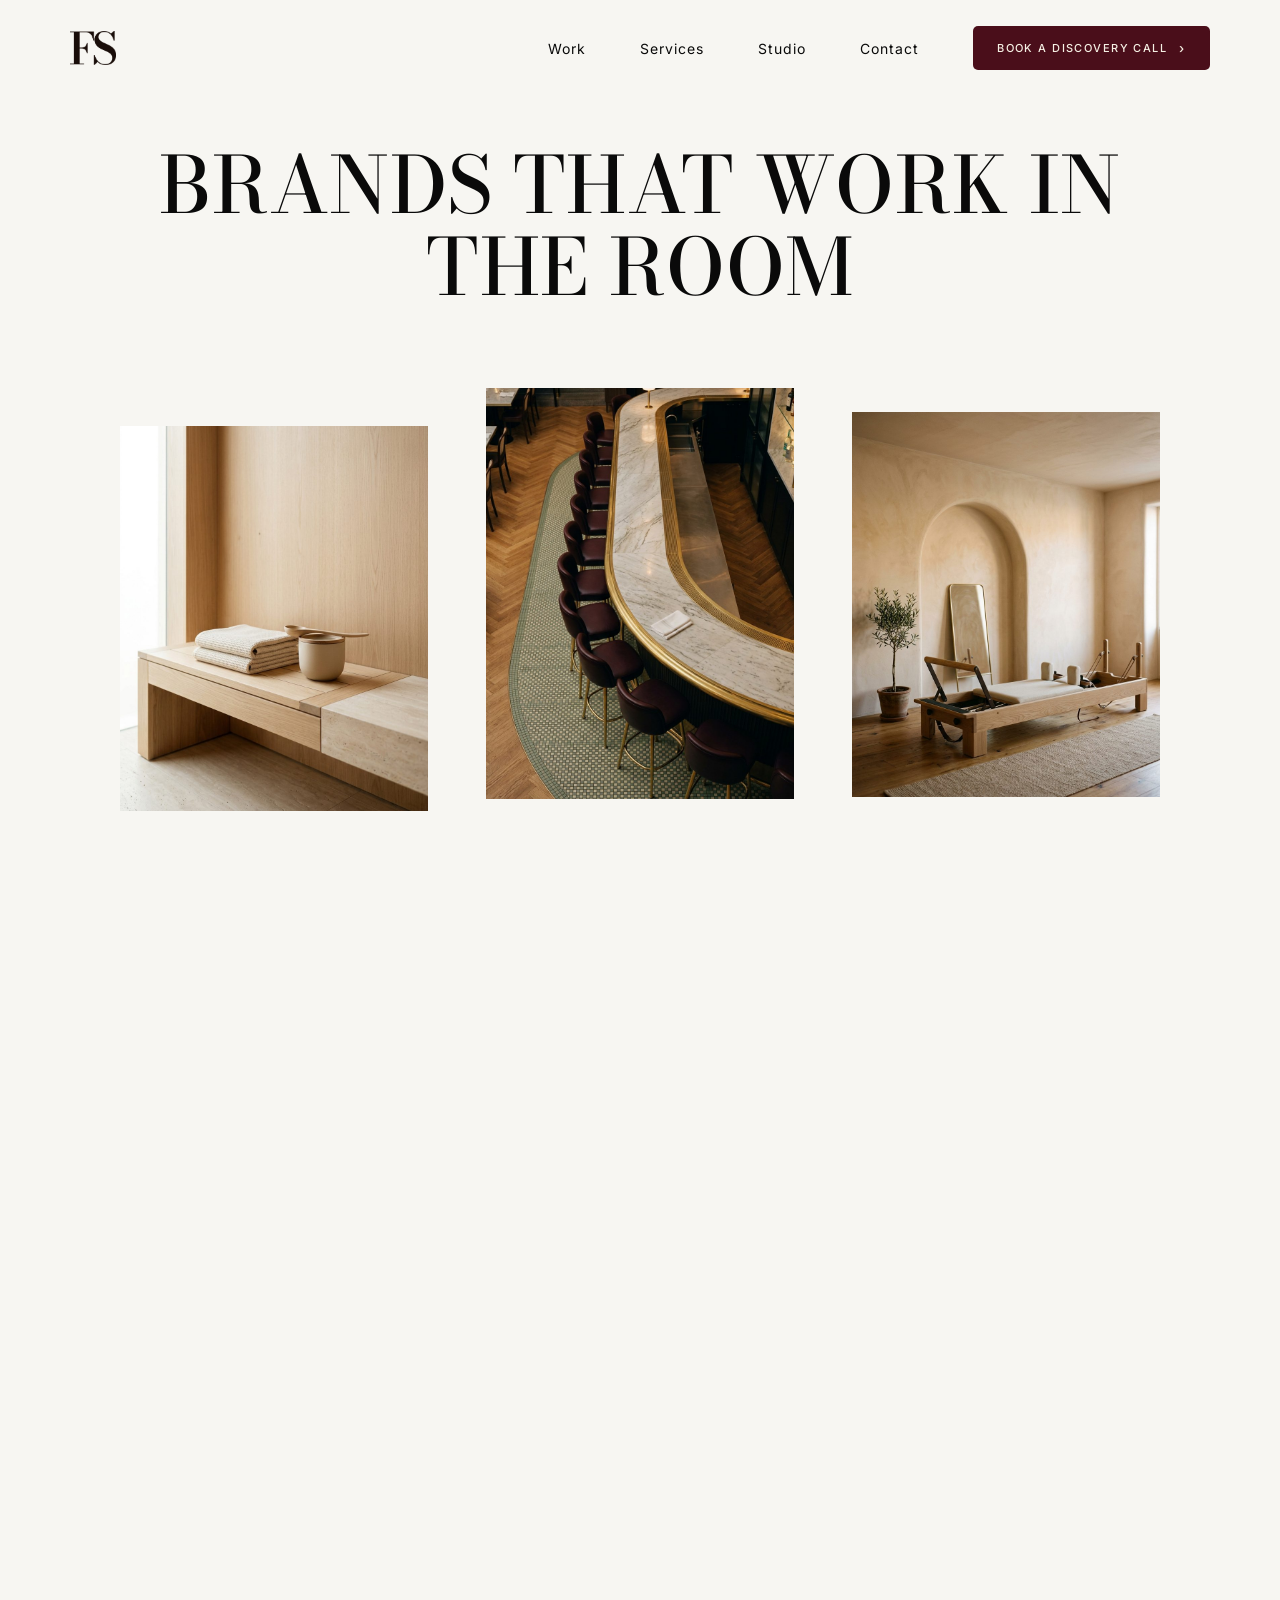
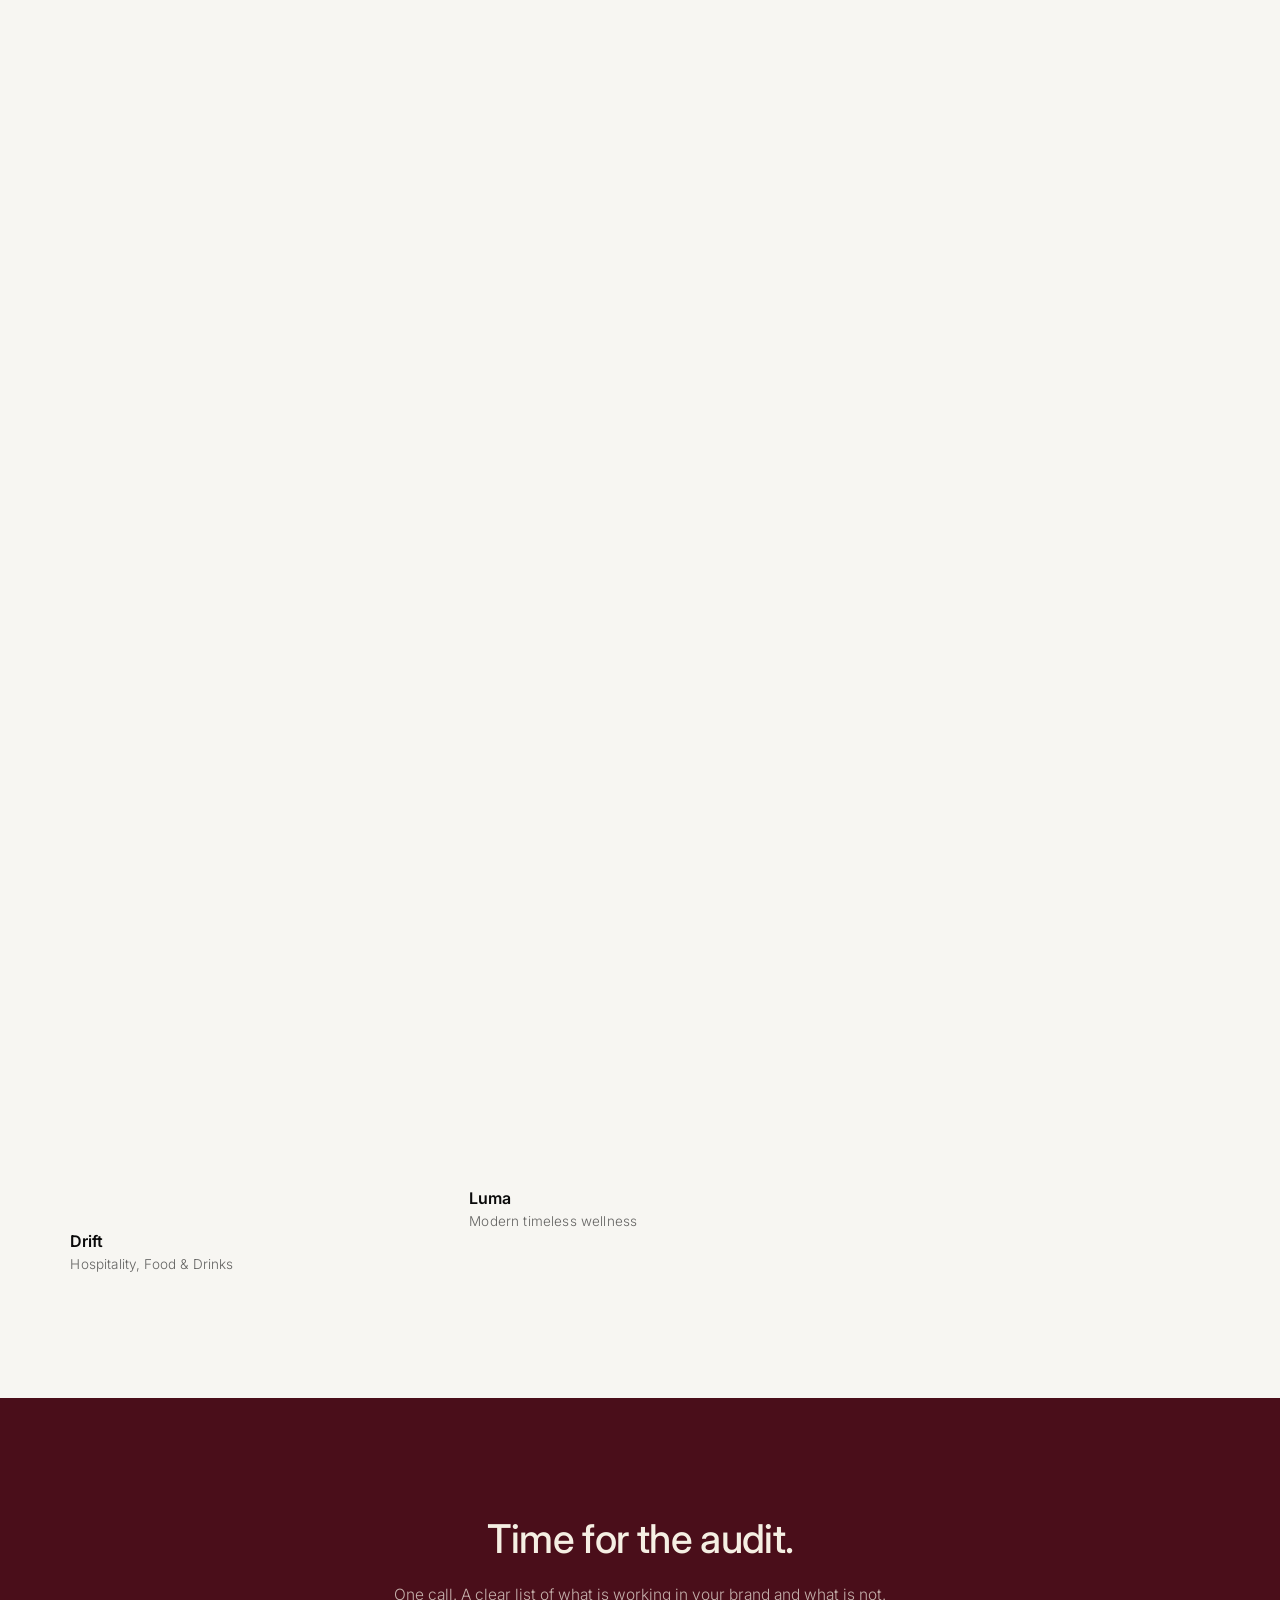
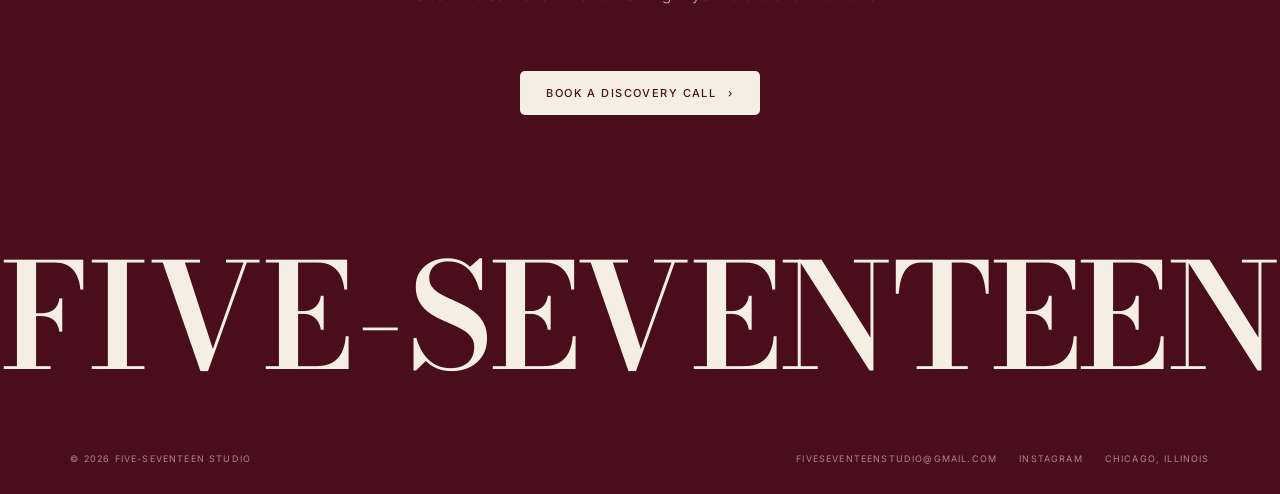
<file: index.html>
<!DOCTYPE html>
<html lang="en">
<head>
<meta charset="UTF-8">
<meta name="viewport" content="width=device-width, initial-scale=1.0">
<title>Five-Seventeen Studio &middot; Branding for Hospitality &amp; Wellness</title>
<meta name="description" content="Five-Seventeen is a branding studio for hospitality, wellness, and med spa businesses. Strategy, identity, and guidelines built to hold up in the room. Chicago.">
<meta name="robots" content="index, follow">

<meta property="og:title" content="Five-Seventeen Studio">
<meta property="og:description" content="Brands that work in the room. Branding for hospitality, wellness, and med spa businesses.">
<meta property="og:type" content="website">
<meta property="og:url" content="https://five-seventeen.com">

<link rel="preconnect" href="https://fonts.googleapis.com">
<link rel="preconnect" href="https://fonts.gstatic.com" crossorigin>
<link href="https://fonts.googleapis.com/css2?family=Bodoni+Moda:ital,opsz,wght@0,6..96,400;0,6..96,500;0,6..96,600;0,6..96,700&family=Inter:wght@300;400;500;600&display=swap" rel="stylesheet">

<style>
*,*::before,*::after{box-sizing:border-box;margin:0;padding:0}

:root{
  --off:#F7F6F2;        /* campo constante: fondo de todo el sitio */
  --cherry:#4a0e1a;     /* Cherry World: solo el cierre */
  --cream:#f5efe3;      /* texto y boton sobre cherry */
  --ink:#0A0A0A;        /* soft black funcional, valido en ambos worlds */
  --ink-60:rgba(10,10,10,.62);
  --ink-40:rgba(10,10,10,.40);
  --rule:rgba(10,10,10,.12);
  --fd:'Bodoni Moda',Georgia,serif;
  --fb:'Inter',sans-serif;
  --pad:clamp(24px,5.5vw,72px);
  --navgap:clamp(30px,4.2vw,64px);   /* mismo gap entre links Y hasta el boton */
  --ease:cubic-bezier(.16,1,.3,1);   /* una sola curva para todo el sitio */
  --opsz:14;   /* optico de Bodoni. 6 = serifas mas gruesas, 96 = mas finas */
}

/* Bodoni al optico mas bajo: serifas gruesas, maxima legibilidad */
.bod{font-optical-sizing:none;font-variation-settings:"opsz" var(--opsz)}

/* smooth solo despues del intro. Si esta activo durante la carga,
   el salto al inicio se convierte en un scroll animado hacia arriba */
html{scroll-behavior:auto}
html.ready{scroll-behavior:smooth}
body{
  font-family:var(--fb);background:var(--off);color:var(--ink);
  overflow-x:hidden;-webkit-font-smoothing:antialiased;text-rendering:optimizeLegibility;
}
img{display:block;max-width:100%}
a{color:inherit}
::selection{background:var(--cherry);color:var(--cream)}
::-webkit-scrollbar{width:2px}
::-webkit-scrollbar-thumb{background:var(--cherry)}

/* ============ INTRO. Cuadro que abre, letras que suben ============ */
/* Apertura, y nada mas. El cuadro crece, el telon se levanta y el panel se elimina
   del documento. No comparte nada con el bloque cherry del cierre. */
#intro{
  position:fixed;inset:0;z-index:9999;background:var(--off);
  display:flex;align-items:center;justify-content:center;overflow:hidden;
  animation:introUp .62s var(--ease) forwards .72s;
}
@keyframes introUp{to{transform:translateY(-101%)}}

.intro-sq{
  width:16px;height:16px;background:var(--cherry);
  animation:sqOpen .72s var(--ease) forwards .08s;
}
@keyframes sqOpen{
  0%  {width:16px;height:16px}
  42% {width:16px;height:100vh}
  100%{width:100vw;height:100vh}
}

/* ============ NAV. Baja con la pagina ============ */
nav{
  position:fixed;top:0;left:0;right:0;z-index:100;
  display:flex;align-items:center;gap:var(--navgap);
  padding:26px var(--pad);
  background:rgba(247,246,242,0);
  transition:background .45s var(--ease),border-color .45s var(--ease),padding .45s var(--ease);
  border-bottom:.5px solid transparent;
  opacity:0;animation:navIn .7s var(--ease) forwards 1.15s;
}
nav.stuck{background:rgba(247,246,242,.94);backdrop-filter:blur(12px);border-bottom-color:var(--rule);padding:18px var(--pad)}
@keyframes navIn{to{opacity:1}}

/* el logo empuja todo lo demas a la derecha; asi el gap link-a-boton
   queda igual que el gap entre links */
.brand{display:inline-flex;align-items:center;text-decoration:none;line-height:0;margin-right:auto}
.brand img{height:34px;width:auto;transition:height .45s var(--ease)}
nav.stuck .brand img{height:28px}

.nav-links{display:flex;gap:var(--navgap);list-style:none}
.nav-links a{
  font-size:14px;font-weight:400;letter-spacing:.075em;text-decoration:none;
  position:relative;padding-bottom:4px;
}
.nav-links a::after{
  content:"";position:absolute;left:0;bottom:0;width:0;height:.5px;
  background:currentColor;transition:width .4s var(--ease);
}
.nav-links a:hover::after{width:100%}

.btn-call{
  display:inline-flex;align-items:center;gap:12px;
  background:var(--cherry);color:var(--cream);text-decoration:none;
  font-size:11px;font-weight:500;letter-spacing:.13em;text-transform:uppercase;
  padding:15px 24px;border-radius:5px;
  transition:gap .4s var(--ease),opacity .3s;
}
.btn-call:hover{gap:18px}
.btn-call .ar{font-size:13px;line-height:1}

.nav-toggle{display:none;background:none;border:none;cursor:pointer;padding:6px}
.nav-toggle span{display:block;width:22px;height:.5px;background:var(--ink);transition:transform .35s var(--ease),opacity .35s}
.nav-toggle span+span{margin-top:6px}

/* ============ Atomos compartidos ============ */
.rise{overflow:hidden;display:block}
.rise>span{display:block;transform:translateY(105%);transition:transform 1s var(--ease)}
.rise.vis>span{transform:translateY(0)}

.fade{opacity:0;transform:translateY(18px);transition:opacity .9s var(--ease),transform .9s var(--ease)}
.fade.vis{opacity:1;transform:translateY(0)}

.lede{font-size:18px;font-weight:300;line-height:1.72;color:var(--ink-60);letter-spacing:.003em}
.lede+.lede{margin-top:22px}

/* CTA de texto: burgundy completo, texto y flecha */
.link-cta{
  display:inline-flex;align-items:center;gap:11px;text-decoration:none;
  color:var(--cherry);
  font-size:12.5px;font-weight:500;letter-spacing:.17em;text-transform:uppercase;
  transition:gap .4s var(--ease);
}
.link-cta:hover{gap:17px}
.link-cta .ar{font-size:14px;line-height:1;color:inherit}

/* ============ HERO ============ */
.hero{padding:calc(var(--pad) + 74px) var(--pad) clamp(70px,11vh,130px)}
.hero-h1{
  font-family:var(--fd);font-weight:500;
  font-optical-sizing:none;font-variation-settings:"opsz" var(--opsz);
  font-size:clamp(30px,6.1vw,88px);
  line-height:1.04;letter-spacing:.005em;text-align:center;
  text-transform:uppercase;margin-bottom:clamp(52px,9vh,104px);
}
.hero-h1 .rise{display:inline-block;vertical-align:top}
.hero-h1 .rise>span{transition-delay:var(--d,0s)}

.hero-grid{
  display:grid;grid-template-columns:repeat(3,minmax(0,1fr));
  gap:clamp(20px,4.5vw,64px);
  max-width:1040px;margin:0 auto;align-items:start;
}
.hero-grid figure:nth-child(1){margin-top:clamp(16px,3vw,38px)}
.hero-grid figure:nth-child(2){margin-top:0}
.hero-grid figure:nth-child(3){margin-top:clamp(10px,2vw,24px)}

/* marco de imagen con apertura tipo cuadro */
.plate{position:relative;overflow:hidden;aspect-ratio:4/5;background:#e8e2d8}
.plate.tall{aspect-ratio:3/4}
.plate img{width:100%;height:100%;object-fit:cover;object-position:center}
.plate::after{
  content:"";position:absolute;inset:0;background:var(--off);
  transform:scaleY(1);transform-origin:top;transition:transform 1.1s var(--ease);
}
.plate.vis::after{transform:scaleY(0)}
.ph{position:absolute;inset:0;display:flex;align-items:center;justify-content:center;
  background:linear-gradient(157deg,#ece5da 0%,#e0d8cb 52%,#d8cfc0 52%,#d3c9b9 100%);}
.ph span{font-family:var(--fd);font-style:italic;font-size:12px;color:var(--ink-40);letter-spacing:.04em}

/* ============ TESIS ============ */
.thesis{padding:clamp(80px,13vh,170px) var(--pad)}
.thesis-in{max-width:1500px;margin:0 auto}
.thesis h2{
  font-family:var(--fb);font-weight:500;
  font-size:clamp(24px,2.9vw,40px);line-height:1.42;letter-spacing:-.014em;
  margin-bottom:clamp(38px,6vh,64px);
}
.tags{display:flex;flex-wrap:wrap;gap:clamp(26px,4.2vw,58px);margin-bottom:clamp(32px,4.6vh,50px)}
.tags span{font-size:13.5px;font-weight:400;letter-spacing:.045em;color:var(--ink-60)}
/* medida larga a proposito: el bloque de texto ocupa el ancho y equilibra el CTA */
.thesis .lede{max-width:none}
/* cortes de linea fijados a mano. Se desactivan abajo de 1180px para que
   el texto vuelva a fluir solo y no queden lineas huerfanas en pantallas chicas */
.lb{display:inline}
@media (max-width:1180px){.lb{display:none}}
.thesis-cta{display:flex;justify-content:flex-end;margin-top:clamp(40px,6vh,68px)}

/* ============ FULL BRAND ============ */
.svc{padding:clamp(70px,11vh,150px) var(--pad)}
.svc-in{
  max-width:1500px;margin:0 auto;
  display:grid;grid-template-columns:1.15fr .85fr;
  gap:clamp(32px,5vw,72px);align-items:start;
}
.svc h2{
  font-family:var(--fb);font-weight:500;
  font-size:clamp(23px,2.7vw,36px);letter-spacing:-.014em;margin-bottom:24px;
}
.svc .lede{max-width:none}
.svc-cta{margin-top:clamp(26px,4vh,38px)}

/* dos cuadrados del mismo tamano. El segundo (telefono) cae abajo y a la derecha.
   padding-bottom en % se calcula sobre el ancho, asi el desfase escala solo */
.svc-media{position:relative;max-width:470px;margin-left:auto;padding-bottom:40%}
.svc-media .a,
.svc-media .b{width:56%}
.svc-media .a .plate,
.svc-media .b .plate{aspect-ratio:1/1}
.svc-media .b{position:absolute;right:0;bottom:0}

/* ============ OUR WORK ============ */
.work{padding:clamp(70px,11vh,150px) var(--pad) clamp(90px,14vh,180px)}
.work-in{max-width:1500px;margin:0 auto}
.work h2{
  font-family:var(--fb);font-weight:500;
  font-size:clamp(23px,2.7vw,36px);letter-spacing:-.014em;
  margin-bottom:clamp(40px,6.5vh,74px);
}
.work-grid{display:grid;grid-template-columns:repeat(3,minmax(0,1fr));gap:clamp(20px,4.5vw,60px);align-items:start}
.work-grid a{text-decoration:none;display:block}
.work-grid .it:nth-child(1){margin-top:clamp(18px,3.4vw,44px)}
.work-grid .it:nth-child(2){margin-top:0}
.work-grid .it:nth-child(3){margin-top:clamp(24px,4.4vw,58px)}
.work-grid .plate{aspect-ratio:1/1.06}
.w-meta{padding-top:15px}
.w-name{font-size:16px;font-weight:600;letter-spacing:-.006em;margin-bottom:5px}
.w-cat{font-size:13.5px;font-weight:300;color:var(--ink-60);letter-spacing:.012em}
.it.soon .plate{background:#e2e2e2}
.it.soon .ph{background:#e2e2e2}

/* ============ CIERRE. Cherry World ============ */
.close{background:var(--cherry);color:var(--cream);padding:clamp(80px,13vh,160px) var(--pad) 0;text-align:center}
.close h2{
  font-family:var(--fb);font-weight:500;
  font-size:clamp(25px,3.1vw,42px);letter-spacing:-.016em;margin-bottom:18px;
}
.close p{font-size:15.5px;font-weight:300;line-height:1.75;color:rgba(245,239,227,.72);max-width:50ch;margin:0 auto clamp(44px,7vh,72px)}
.btn-ghost{
  display:inline-flex;align-items:center;gap:12px;
  background:var(--cream);color:var(--cherry);text-decoration:none;
  font-size:11px;font-weight:500;letter-spacing:.13em;text-transform:uppercase;
  padding:15px 26px;border-radius:5px;transition:gap .4s var(--ease);
}
.btn-ghost:hover{gap:16px}

/* wordmark real (Tier 1). Margen negativo para romper el padding
   de la seccion y llegar exacto a los dos bordes */
.wm{
  margin:clamp(60px,10vh,120px) calc(var(--pad) * -1) 0;
  display:block;overflow:hidden;
}
.wm svg{
  width:100%;height:auto;display:block;
  opacity:0;transform:translateY(6%);
  transition:opacity 1.1s var(--ease),transform 1.1s var(--ease);
}
.wm.vis svg{opacity:1;transform:translateY(0)}

.colophon{
  background:var(--cherry);color:rgba(245,239,227,.55);
  padding:26px var(--pad) 30px;
  display:flex;justify-content:space-between;gap:18px;flex-wrap:wrap;
  font-size:9px;letter-spacing:.13em;text-transform:uppercase;
}
.colophon a{text-decoration:none;transition:color .25s}
.colophon a:hover{color:var(--cream)}
.colophon .r{display:flex;gap:22px;flex-wrap:wrap}

/* ============ MOVIL ============ */
@media (max-width:860px){
  nav{gap:0}
  .nav-links{
    position:fixed;inset:0;background:var(--off);
    flex-direction:column;justify-content:center;align-items:center;gap:34px;
    z-index:90;display:none;
  }
  .nav-links.open{display:flex}
  .nav-links a{font-size:18px;letter-spacing:.06em}
  .btn-call{display:none}
  .nav-toggle{display:block}
  .brand img{height:26px}
  .nav-toggle.open span:nth-child(1){transform:translateY(3px) rotate(45deg)}
  .nav-toggle.open span:nth-child(2){transform:translateY(-3px) rotate(-45deg)}

  .hero-grid{grid-template-columns:1fr 1fr;gap:16px;max-width:420px}
  .hero-grid figure:nth-child(3){grid-column:1/-1;max-width:62%;margin:8px auto 0}
  .svc-in{grid-template-columns:1fr;gap:40px}
  .svc-media{max-width:380px;margin:0}
  .work-grid{grid-template-columns:1fr 1fr;gap:18px;max-width:440px}
  .work-grid .it:nth-child(3){grid-column:1/-1;max-width:52%;margin:10px auto 0}
  .thesis-cta{justify-content:flex-start}
  .colophon{flex-direction:column;gap:12px}
}

@media (prefers-reduced-motion:reduce){
  *{animation:none!important}
  .rise>span{transform:none!important}
  .wm svg{opacity:1!important;transform:none!important}
  .fade{opacity:1!important;transform:none!important}
  .plate::after{display:none}
  #intro{display:none}
}
</style>
</head>
<body>

<!-- El navegador restaura el scroll al refrescar y la pagina abria en el cierre.
     Desactivarlo no basta: Safari lo reaplica tarde, ya cargado el documento.
     Por eso ademas se ancla el scroll en cero cuadro a cuadro mientras dura el
     intro. Como el panel tapa la pantalla, el anclaje no se ve. -->
<script>
  if ('scrollRestoration' in history) history.scrollRestoration = 'manual';
  scrollTo(0,0);
  window.__pin = true;
  (function pin(){
    if (!window.__pin) return;
    if (pageYOffset) scrollTo(0,0);
    requestAnimationFrame(pin);
  })();
</script>

<div id="intro"><div class="intro-sq"></div></div>

<nav id="nav">
  <!-- Tier 3, monograma solo. El lockup con STUDIO esta en fs-lockup-brown.png. -->
  <a href="#top" class="brand" aria-label="Five-Seventeen Studio">
    <img src="fs-mono-brown.png" alt="Five-Seventeen Studio">
  </a>
  <ul class="nav-links" id="navlinks">
    <li><a href="work.html">Work</a></li>
    <li><a href="services.html">Services</a></li>
    <li><a href="studio.html">Studio</a></li>
    <li><a href="contact.html">Contact</a></li>
  </ul>
  <a href="book.html" class="btn-call">Book a Discovery Call <span class="ar">&rsaquo;</span></a>
  <button class="nav-toggle" id="toggle" aria-label="Menu"><span></span><span></span></button>
</nav>

<!-- ================= HERO ================= -->
<header class="hero" id="top">
  <h1 class="hero-h1" id="h1">
    <span class="rise" style="--d:0s"><span>Brands</span></span>
    <span class="rise" style="--d:.07s"><span>that</span></span>
    <span class="rise" style="--d:.14s"><span>work</span></span>
    <span class="rise" style="--d:.21s"><span>in</span></span>
    <span class="rise" style="--d:.28s"><span>the</span></span>
    <span class="rise" style="--d:.35s"><span>room</span></span>
  </h1>

  <div class="hero-grid">
    <figure><div class="plate"><img src="images/hero-01.jpg" alt="Bench and folded towels in a wellness studio" loading="eager"></div></figure>
    <figure><div class="plate tall"><img src="images/hero-02.jpg" alt="Marble and brass bar in a restaurant dining room" loading="eager"></div></figure>
    <figure><div class="plate"><img src="images/hero-03.jpg" alt="Reformer and mirror in a pilates studio" loading="eager"></div></figure>
  </div>
</header>

<!-- ================= TESIS ================= -->
<section class="thesis" id="studio">
  <div class="thesis-in">
    <h2>
      <span class="rise"><span>You are already good at what you do.</span></span>
      <span class="rise"><span>Now it has to show.</span></span>
    </h2>

    <div class="tags fade">
      <span>[brand identity]</span>
      <span>[visual strategy]</span>
      <span>[visual storytelling]</span>
    </div>

    <p class="lede fade">Five-Seventeen is a branding studio for hospitality, wellness, and med spa businesses: the kind of places people return to<br class="lb">because of how they feel once they are through the door. Most of these businesses are already excellent at what they do.<br class="lb">Few have a brand that says so before someone walks in.</p>
    <p class="lede fade">We build the strategy, story, and visual identity that make a business this strong impossible to miss.</p>

    <div class="thesis-cta fade">
      <a href="book.html" class="link-cta">Book a Discovery Call <span class="ar">&rsaquo;</span></a>
    </div>
  </div>
</section>

<!-- ================= FULL BRAND ================= -->
<section class="svc" id="services">
  <div class="svc-in">
    <div>
      <h2 class="fade">Full Brand</h2>
      <p class="lede fade">A complete brand in five to six weeks. Strategy, identity, and guidelines<br class="lb">built to hold up in the room, not just on a screen. You see two directions<br class="lb">and keep the one that fits. $3,500.</p>
      <div class="svc-cta fade">
        <a href="services.html" class="link-cta">Explore Full Brand <span class="ar">&rsaquo;</span></a>
      </div>
    </div>

    <div class="svc-media">
      <div class="a"><div class="plate"><img src="images/brand-01.jpg" alt="Journal and ceramic dish on a wood table in morning light" loading="lazy"></div></div>
      <div class="b"><div class="plate"><img src="images/brand-02.jpg" alt="Rotary telephone on a plaster plinth against a rust wall" loading="lazy"></div></div>
    </div>
  </div>
</section>

<!-- ================= OUR WORK ================= -->
<section class="work" id="work">
  <div class="work-in">
    <h2 class="fade">Our work</h2>
    <div class="work-grid">
      <div class="it">
        <a href="drift.html">
          <div class="plate"><img src="images/work-drift.jpg" alt="Drift lager poured into a glass" loading="lazy"></div>
          <div class="w-meta">
            <p class="w-name">Drift</p>
            <p class="w-cat">Hospitality, Food &amp; Drinks</p>
          </div>
        </a>
      </div>
      <div class="it">
        <a href="luma.html">
          <div class="plate"><img src="images/work-luma.jpg" alt="Luma studio storefront window" loading="lazy"></div>
          <div class="w-meta">
            <p class="w-name">Luma</p>
            <p class="w-cat">Modern timeless wellness</p>
          </div>
        </a>
      </div>
      <div class="it soon">
        <div class="plate"><div class="ph"><span></span></div></div>
      </div>
    </div>
  </div>
</section>

<!-- ================= CIERRE ================= -->
<section class="close" id="contact">
  <h2 class="fade">Time for the audit.</h2>
  <p class="fade">One call. A clear list of what is working in your brand and what is not.</p>
  <div class="fade"><a href="book.html" class="btn-ghost" id="cta-main">Book a Discovery Call <span class="ar">&rsaquo;</span></a></div>

  <!-- Wordmark Tier 1, vectorial. Va incrustado y no como <img> porque el SVG
       trae texto vivo: solo asi puede usar el Bodoni Moda que carga la pagina.
       El viewBox lo ajusta el JS midiendo el trazo real, para que toque los bordes. -->
  <div class="wm" id="wm" role="img" aria-label="Five-Seventeen">
    <svg id="wm-svg" viewBox="0 0 791.71 92" preserveAspectRatio="xMidYMid meet">
      <text id="wm-text" x="0" y="78.85" fill="#f5efe3"
            font-family="'Bodoni Moda', Georgia, serif" font-size="90.12" font-weight="600"
            style="font-variation-settings:'wght' 600,'opsz' 11">
        <tspan x="0" y="0">F</tspan><tspan x="54.56" y="0">I</tspan><tspan x="91.78" y="0">V</tspan><tspan x="162.07" y="0">E</tspan><tspan x="219.16" y="0">-</tspan><tspan x="251.11" y="0" style="letter-spacing:-.03em">SE</tspan><tspan x="356.27" y="0">V</tspan><tspan x="426.56" y="0">E</tspan><tspan x="481.4" y="0" style="letter-spacing:-.01em">NT</tspan><tspan x="611.84" y="0" style="letter-spacing:-.03em">EE</tspan><tspan x="721.51" y="0">N</tspan>
      </text>
    </svg>
  </div>
</section>

<footer class="colophon">
  <span>&copy; 2026 Five-Seventeen Studio</span>
  <span class="r">
    <a href="mailto:fiveseventeenstudio@gmail.com">fiveseventeenstudio@gmail.com</a>
    <a href="https://instagram.com/five_seventeenstudio" target="_blank" rel="noopener">Instagram</a>
    <span>Chicago, Illinois</span>
  </span>
</footer>

<script>
/* ---- Intro: abre y se elimina. Nada mas ---- */
setTimeout(() => {
  window.__pin = false;                              // libera el ancla del scroll
  const intro = document.getElementById('intro');
  if (intro) intro.remove();                         // fuera del documento, no oculto
  document.documentElement.classList.add('ready');   // recien aqui se activa el smooth
  document.querySelectorAll('#h1 .rise').forEach(r => r.classList.add('vis'));
}, 1360);

/* ---- Nav pegado ---- */
const nav = document.getElementById('nav');
addEventListener('scroll', () => {
  nav.classList.toggle('stuck', scrollY > 40);
}, {passive:true});

/* ---- Revelados al hacer scroll ---- */
const io = new IntersectionObserver(es => {
  es.forEach(e => { if (e.isIntersecting) { e.target.classList.add('vis'); io.unobserve(e.target); } });
}, {threshold:.16, rootMargin:'0px 0px -50px 0px'});
document.querySelectorAll('.fade, .plate, .thesis .rise').forEach(el => io.observe(el));

/* ---- Wordmark del cierre ---- */
new IntersectionObserver((es, o) => {
  es.forEach(e => { if (e.isIntersecting) { e.target.classList.add('vis'); o.unobserve(e.target); } });
}, {threshold:.25}).observe(document.getElementById('wm'));

/* Ajusta el viewBox al trazo real de las letras, ya cargada la fuente.
   Sin esto quedaria el aire que trae el archivo y no llegaria a los bordes. */
function fitWordmark(){
  const t = document.getElementById('wm-text');
  const s = document.getElementById('wm-svg');
  if (!t || !s) return;
  try {
    const b = t.getBBox();
    if (b.width > 0) s.setAttribute('viewBox', `${b.x} ${b.y} ${b.width} ${b.height}`);
  } catch(e){}
}
(document.fonts ? document.fonts.ready : Promise.resolve()).then(fitWordmark);

/* ---- Menu movil ---- */
const tg = document.getElementById('toggle'), nl = document.getElementById('navlinks');
tg.addEventListener('click', () => {
  const open = nl.classList.toggle('open');
  tg.classList.toggle('open', open);
  document.body.style.overflow = open ? 'hidden' : '';
});
nl.querySelectorAll('a').forEach(a => a.addEventListener('click', () => {
  nl.classList.remove('open'); tg.classList.remove('open'); document.body.style.overflow = '';
}));
</script>
</body>
</html>
</file>
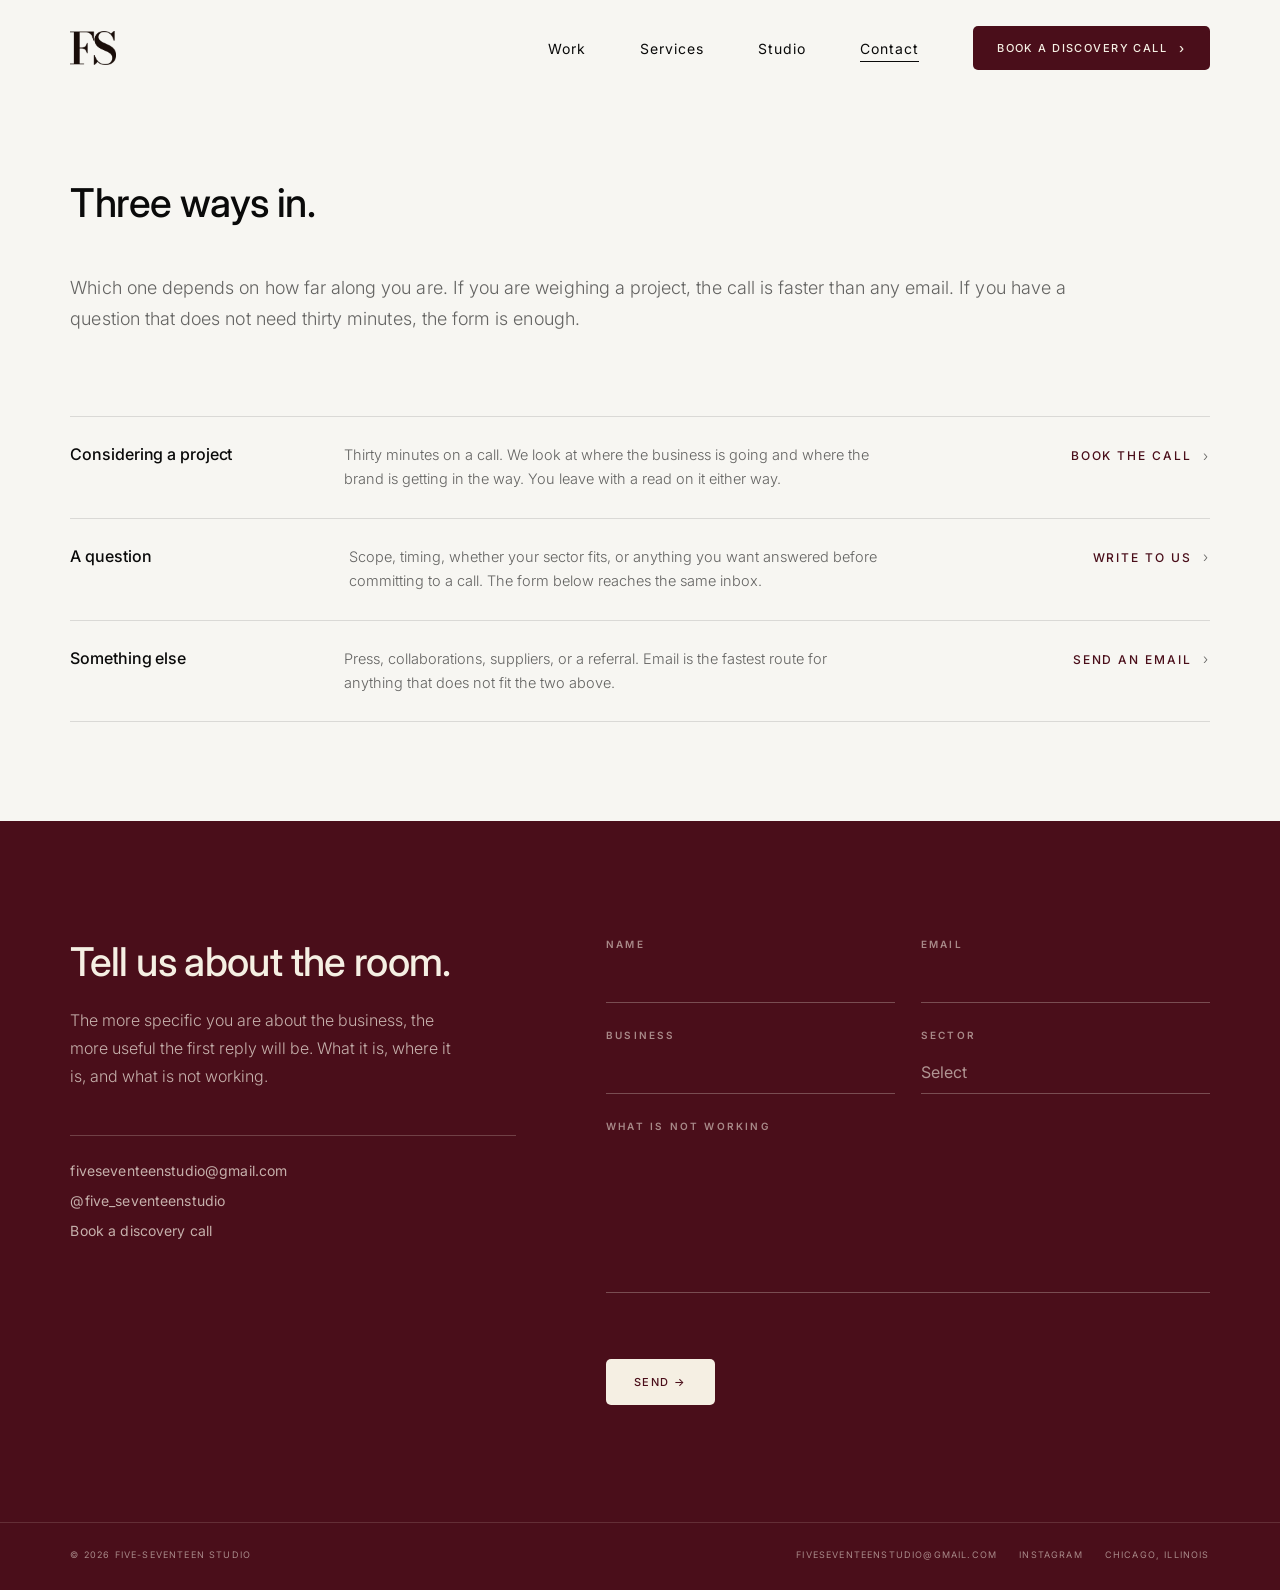
<file: contact.html>
<!DOCTYPE html>
<html lang="en">
<head>
<meta charset="UTF-8">
<meta name="viewport" content="width=device-width, initial-scale=1.0">
<title>Contact &middot; Five-Seventeen Studio</title>
<meta name="description" content="Start a branding project with Five-Seventeen, or send a question. Chicago studio working with hospitality, wellness, and med spa businesses.">
<meta name="robots" content="index, follow">

<meta property="og:title" content="Contact &middot; Five-Seventeen Studio">
<meta property="og:description" content="Three ways in, depending on how far along you are.">
<meta property="og:type" content="website">
<meta property="og:url" content="https://five-seventeen.com/contact">

<link rel="preconnect" href="https://fonts.googleapis.com">
<link rel="preconnect" href="https://fonts.gstatic.com" crossorigin>
<link href="https://fonts.googleapis.com/css2?family=Bodoni+Moda:ital,opsz,wght@0,6..96,400;0,6..96,500;0,6..96,600;0,6..96,700&family=Inter:wght@300;400;500;600&display=swap" rel="stylesheet">

<style>
*,*::before,*::after{box-sizing:border-box;margin:0;padding:0}
:root{
  --off:#F7F6F2;--cherry:#4a0e1a;--cream:#f5efe3;--ink:#0A0A0A;
  --ink-60:rgba(10,10,10,.62);--rule:rgba(10,10,10,.12);
  --fd:'Bodoni Moda',Georgia,serif;--fb:'Inter',sans-serif;
  --pad:clamp(24px,5.5vw,72px);--navgap:clamp(30px,4.2vw,64px);
  --ease:cubic-bezier(.16,1,.3,1);--opsz:14;
}
html{scroll-behavior:auto}
html.ready{scroll-behavior:smooth}
body{font-family:var(--fb);background:var(--off);color:var(--ink);overflow-x:hidden;-webkit-font-smoothing:antialiased;text-rendering:optimizeLegibility}
img{display:block;max-width:100%}
a{color:inherit}
::selection{background:var(--cherry);color:var(--cream)}
::-webkit-scrollbar{width:2px}
::-webkit-scrollbar-thumb{background:var(--cherry)}

nav{position:fixed;top:0;left:0;right:0;z-index:100;display:flex;align-items:center;gap:var(--navgap);padding:26px var(--pad);background:rgba(247,246,242,0);transition:background .45s var(--ease),border-color .45s var(--ease),padding .45s var(--ease);border-bottom:.5px solid transparent}
nav.stuck{background:rgba(247,246,242,.94);backdrop-filter:blur(12px);border-bottom-color:var(--rule);padding:18px var(--pad)}
.brand{display:inline-flex;align-items:center;text-decoration:none;line-height:0;margin-right:auto}
.brand img{height:34px;width:auto;transition:height .45s var(--ease)}
nav.stuck .brand img{height:28px}
.nav-links{display:flex;gap:var(--navgap);list-style:none}
.nav-links a{font-size:14px;font-weight:400;letter-spacing:.075em;text-decoration:none;position:relative;padding-bottom:4px}
.nav-links a::after{content:"";position:absolute;left:0;bottom:0;width:0;height:.5px;background:currentColor;transition:width .4s var(--ease)}
.nav-links a:hover::after,.nav-links a[aria-current="page"]::after{width:100%}
.btn-call{display:inline-flex;align-items:center;gap:12px;background:var(--cherry);color:var(--cream);text-decoration:none;font-size:11px;font-weight:500;letter-spacing:.13em;text-transform:uppercase;padding:15px 24px;border-radius:5px;transition:gap .4s var(--ease)}
.btn-call:hover{gap:18px}
.btn-call .ar{font-size:13px;line-height:1}
.nav-toggle{display:none;background:none;border:none;cursor:pointer;padding:6px}
.nav-toggle span{display:block;width:22px;height:.5px;background:var(--ink);transition:transform .35s var(--ease)}
.nav-toggle span+span{margin-top:6px}

.rise{overflow:hidden;display:block}
.rise>span{display:block;transform:translateY(105%);transition:transform 1s var(--ease)}
.rise.vis>span{transform:translateY(0)}
.fade{opacity:0;transform:translateY(18px);transition:opacity .9s var(--ease),transform .9s var(--ease)}
.fade.vis{opacity:1;transform:translateY(0)}
.lede{font-size:18px;font-weight:300;line-height:1.72;color:var(--ink-60);letter-spacing:.003em}
.wrap{max-width:1500px;margin:0 auto}

.lead{padding:calc(var(--pad) + 108px) var(--pad) clamp(56px,9vh,96px)}
.lead h1{font-family:var(--fb);font-weight:500;font-size:clamp(26px,3.1vw,42px);line-height:1.3;letter-spacing:-.015em;margin-bottom:clamp(30px,4.8vh,50px)}
.lead .lede{max-width:1030px}

/* ---- Rutas ---- */
.routes{padding:0 var(--pad) clamp(70px,11vh,140px)}
.route{display:grid;grid-template-columns:.5fr 1.5fr auto;gap:clamp(22px,3.6vw,52px);align-items:baseline;border-top:.5px solid var(--rule);padding:26px 0}
.route:last-child{border-bottom:.5px solid var(--rule)}
.route b{font-size:16px;font-weight:500;letter-spacing:-.006em}
.route span{font-size:14.5px;font-weight:300;line-height:1.68;color:var(--ink-60);max-width:60ch}
.link-cta{display:inline-flex;align-items:center;gap:11px;text-decoration:none;color:var(--cherry);font-size:12px;font-weight:500;letter-spacing:.16em;text-transform:uppercase;transition:gap .4s var(--ease);white-space:nowrap}
.link-cta:hover{gap:17px}
.link-cta .ar{font-size:14px;line-height:1}

/* ---- Formulario ---- */
.form-sec{background:var(--cherry);color:var(--cream);padding:clamp(80px,13vh,160px) var(--pad)}
.form-in{max-width:1500px;margin:0 auto;display:grid;grid-template-columns:.85fr 1.15fr;gap:clamp(44px,7vw,120px);align-items:start}
.form-sec h2{font-family:var(--fb);font-weight:500;font-size:clamp(25px,3.1vw,42px);letter-spacing:-.016em;margin-bottom:20px}
.form-sec .say{font-size:16px;font-weight:300;line-height:1.75;color:rgba(245,239,227,.72);max-width:40ch}
.direct{display:flex;flex-direction:column;gap:13px;border-top:.5px solid rgba(245,239,227,.22);padding-top:26px;margin-top:clamp(32px,5vh,52px)}
.direct a{font-size:14px;font-weight:400;letter-spacing:.01em;color:rgba(245,239,227,.72);text-decoration:none;transition:color .25s}
.direct a:hover{color:var(--cream)}

.f-row{display:grid;grid-template-columns:1fr 1fr;gap:26px;margin-bottom:26px}
.f{display:flex;flex-direction:column}
.f.full{margin-bottom:26px}
.f label{font-size:10px;font-weight:600;letter-spacing:.22em;text-transform:uppercase;color:rgba(245,239,227,.55);margin-bottom:10px}
.f input,.f select,.f textarea{font-family:var(--fb);font-size:16px;font-weight:400;color:var(--cream);background:transparent;border:none;border-bottom:.5px solid rgba(245,239,227,.28);padding:11px 0;outline:none;transition:border-color .3s;-webkit-appearance:none;border-radius:0}
.f input:focus,.f select:focus,.f textarea:focus{border-bottom-color:var(--cream)}
.f textarea{resize:none;line-height:1.6}
.f select{cursor:pointer;color:rgba(245,239,227,.6)}
.f select option{color:var(--ink)}
.submit{margin-top:40px;font-family:var(--fb);font-size:11px;font-weight:500;letter-spacing:.13em;text-transform:uppercase;color:var(--cherry);background:var(--cream);border:none;padding:16px 28px;border-radius:5px;cursor:pointer;transition:letter-spacing .4s var(--ease),opacity .3s}
.submit:hover{letter-spacing:.2em}
.submit:disabled{opacity:.6;cursor:default}
.thanks{min-height:300px;display:flex;flex-direction:column;justify-content:center}
.thanks b{font-family:var(--fb);font-weight:500;font-size:clamp(24px,2.9vw,38px);letter-spacing:-.016em;margin-bottom:14px}
.thanks span{font-size:15px;font-weight:300;line-height:1.7;color:rgba(245,239,227,.66)}

.colophon{background:var(--cherry);color:rgba(245,239,227,.55);padding:26px var(--pad) 30px;display:flex;justify-content:space-between;gap:18px;flex-wrap:wrap;font-size:9px;letter-spacing:.13em;text-transform:uppercase;border-top:.5px solid rgba(245,239,227,.14)}
.colophon a{text-decoration:none;transition:color .25s}
.colophon a:hover{color:var(--cream)}
.colophon .r{display:flex;gap:22px;flex-wrap:wrap}

@media (max-width:860px){
  nav{gap:0}
  .nav-links{position:fixed;inset:0;background:var(--off);flex-direction:column;justify-content:center;align-items:center;gap:34px;z-index:90;display:none}
  .nav-links.open{display:flex}
  .nav-links a{font-size:18px;letter-spacing:.06em}
  .btn-call{display:none}
  .nav-toggle{display:block}
  .brand img{height:26px}
  .nav-toggle.open span:nth-child(1){transform:translateY(3px) rotate(45deg)}
  .nav-toggle.open span:nth-child(2){transform:translateY(-3px) rotate(-45deg)}
  .route{grid-template-columns:1fr;gap:10px}
  .form-in{grid-template-columns:1fr;gap:48px}
  .f-row{grid-template-columns:1fr;gap:26px}
  .colophon{flex-direction:column;gap:12px}
}
@media (prefers-reduced-motion:reduce){
  *{animation:none!important}
  .rise>span{transform:none!important}
  .fade{opacity:1!important;transform:none!important}
}
</style>
</head>
<body>

<script>
  if ('scrollRestoration' in history) history.scrollRestoration = 'manual';
  scrollTo(0,0);
</script>

<nav id="nav">
  <a href="index.html" class="brand" aria-label="Five-Seventeen Studio">
    <img src="fs-mono-brown.png" alt="Five-Seventeen Studio">
  </a>
  <ul class="nav-links" id="navlinks">
    <li><a href="work.html">Work</a></li>
    <li><a href="services.html">Services</a></li>
    <li><a href="studio.html">Studio</a></li>
    <li><a href="contact.html" aria-current="page">Contact</a></li>
  </ul>
  <a href="book.html" class="btn-call">Book a Discovery Call <span class="ar">&rsaquo;</span></a>
  <button class="nav-toggle" id="toggle" aria-label="Menu"><span></span><span></span></button>
</nav>

<header class="lead">
  <div class="wrap">
    <h1><span class="rise" id="h1"><span>Three ways in.</span></span></h1>
    <p class="lede fade">Which one depends on how far along you are. If you are weighing a project, the call is faster than any email. If you have a question that does not need thirty minutes, the form is enough.</p>
  </div>
</header>

<!-- ========== RUTAS ========== -->
<section class="routes">
  <div class="wrap">
    <div class="route fade">
      <b>Considering a project</b>
      <span>Thirty minutes on a call. We look at where the business is going and where the brand is getting in the way. You leave with a read on it either way.</span>
      <a href="book.html" class="link-cta">Book the call <span class="ar">&rsaquo;</span></a>
    </div>
    <div class="route fade">
      <b>A question</b>
      <span>Scope, timing, whether your sector fits, or anything you want answered before committing to a call. The form below reaches the same inbox.</span>
      <a href="#write" class="link-cta">Write to us <span class="ar">&rsaquo;</span></a>
    </div>
    <div class="route fade">
      <b>Something else</b>
      <span>Press, collaborations, suppliers, or a referral. Email is the fastest route for anything that does not fit the two above.</span>
      <a href="mailto:fiveseventeenstudio@gmail.com" class="link-cta">Send an email <span class="ar">&rsaquo;</span></a>
    </div>
  </div>
</section>

<!-- ========== FORMULARIO ========== -->
<section class="form-sec" id="write">
  <div class="form-in">
    <div class="fade">
      <h2>Tell us about the room.</h2>
      <p class="say">The more specific you are about the business, the more useful the first reply will be. What it is, where it is, and what is not working.</p>
      <div class="direct">
        <a href="mailto:fiveseventeenstudio@gmail.com">fiveseventeenstudio@gmail.com</a>
        <a href="https://instagram.com/five_seventeenstudio" target="_blank" rel="noopener">@five_seventeenstudio</a>
        <a href="book.html">Book a discovery call</a>
      </div>
    </div>

    <div class="fade">
      <form id="cf" method="POST" action="https://formspree.io/f/mlgyvjka">
        <input type="hidden" name="_subject" value="New Five-Seventeen inquiry">
        <div class="f-row">
          <div class="f"><label for="name">Name</label><input id="name" name="name" type="text" required></div>
          <div class="f"><label for="email">Email</label><input id="email" name="email" type="email" required></div>
        </div>
        <div class="f-row">
          <div class="f"><label for="business">Business</label><input id="business" name="business" type="text"></div>
          <div class="f"><label for="sector">Sector</label>
            <select id="sector" name="sector">
              <option value="">Select</option>
              <option>Hospitality</option>
              <option>Wellness</option>
              <option>Med spa or aesthetics</option>
              <option>Other</option>
            </select>
          </div>
        </div>
        <div class="f full"><label for="message">What is not working</label><textarea id="message" name="message" rows="5" required></textarea></div>
        <button class="submit" type="submit">Send &rarr;</button>
      </form>
    </div>
  </div>
</section>

<footer class="colophon">
  <span>&copy; 2026 Five-Seventeen Studio</span>
  <span class="r">
    <a href="mailto:fiveseventeenstudio@gmail.com">fiveseventeenstudio@gmail.com</a>
    <a href="https://instagram.com/five_seventeenstudio" target="_blank" rel="noopener">Instagram</a>
    <span>Chicago, Illinois</span>
  </span>
</footer>

<script>
addEventListener('DOMContentLoaded', () => {
  scrollTo(0,0);
  document.documentElement.classList.add('ready');
  document.getElementById('h1').classList.add('vis');
});
const nav = document.getElementById('nav');
addEventListener('scroll', () => { nav.classList.toggle('stuck', scrollY > 40); }, {passive:true});
const io = new IntersectionObserver(es => {
  es.forEach(e => { if (e.isIntersecting) { e.target.classList.add('vis'); io.unobserve(e.target); } });
}, {threshold:.14, rootMargin:'0px 0px -50px 0px'});
document.querySelectorAll('.fade').forEach(el => io.observe(el));

const cf = document.getElementById('cf');
cf.addEventListener('submit', async e => {
  e.preventDefault();
  const b = cf.querySelector('.submit');
  b.textContent = 'Sending…'; b.disabled = true;
  try {
    const r = await fetch(cf.action, { method:'POST', body:new FormData(cf), headers:{'Accept':'application/json'} });
    if (r.ok) {
      cf.innerHTML = '<div class="thanks"><b>Thank you.</b><span>We received it. You will hear back within two business days.</span></div>';
    } else { b.textContent = 'Something went wrong, try again'; b.disabled = false; }
  } catch(err){ b.textContent = 'Something went wrong, try again'; b.disabled = false; }
});

const tg = document.getElementById('toggle'), nl = document.getElementById('navlinks');
tg.addEventListener('click', () => {
  const open = nl.classList.toggle('open');
  tg.classList.toggle('open', open);
  document.body.style.overflow = open ? 'hidden' : '';
});
nl.querySelectorAll('a').forEach(a => a.addEventListener('click', () => {
  nl.classList.remove('open'); tg.classList.remove('open'); document.body.style.overflow = '';
}));
</script>
</body>
</html>
</file>
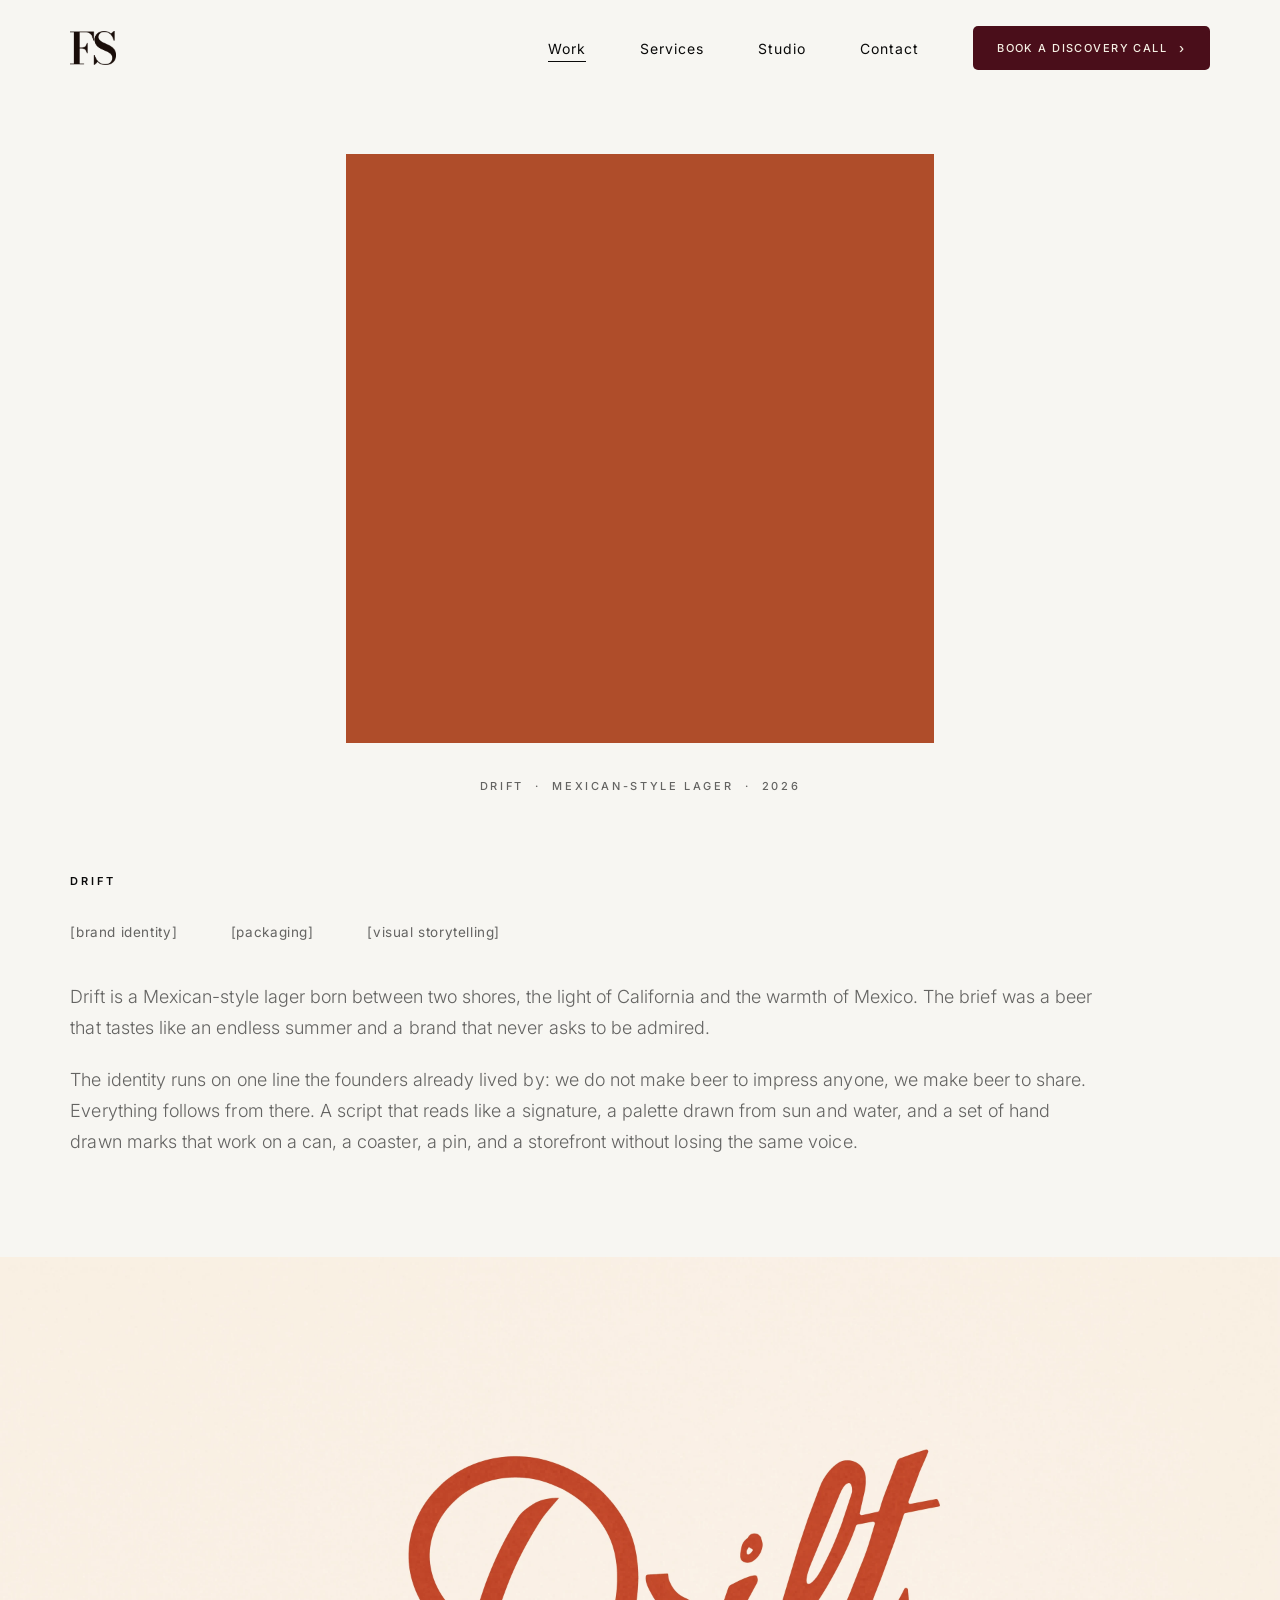
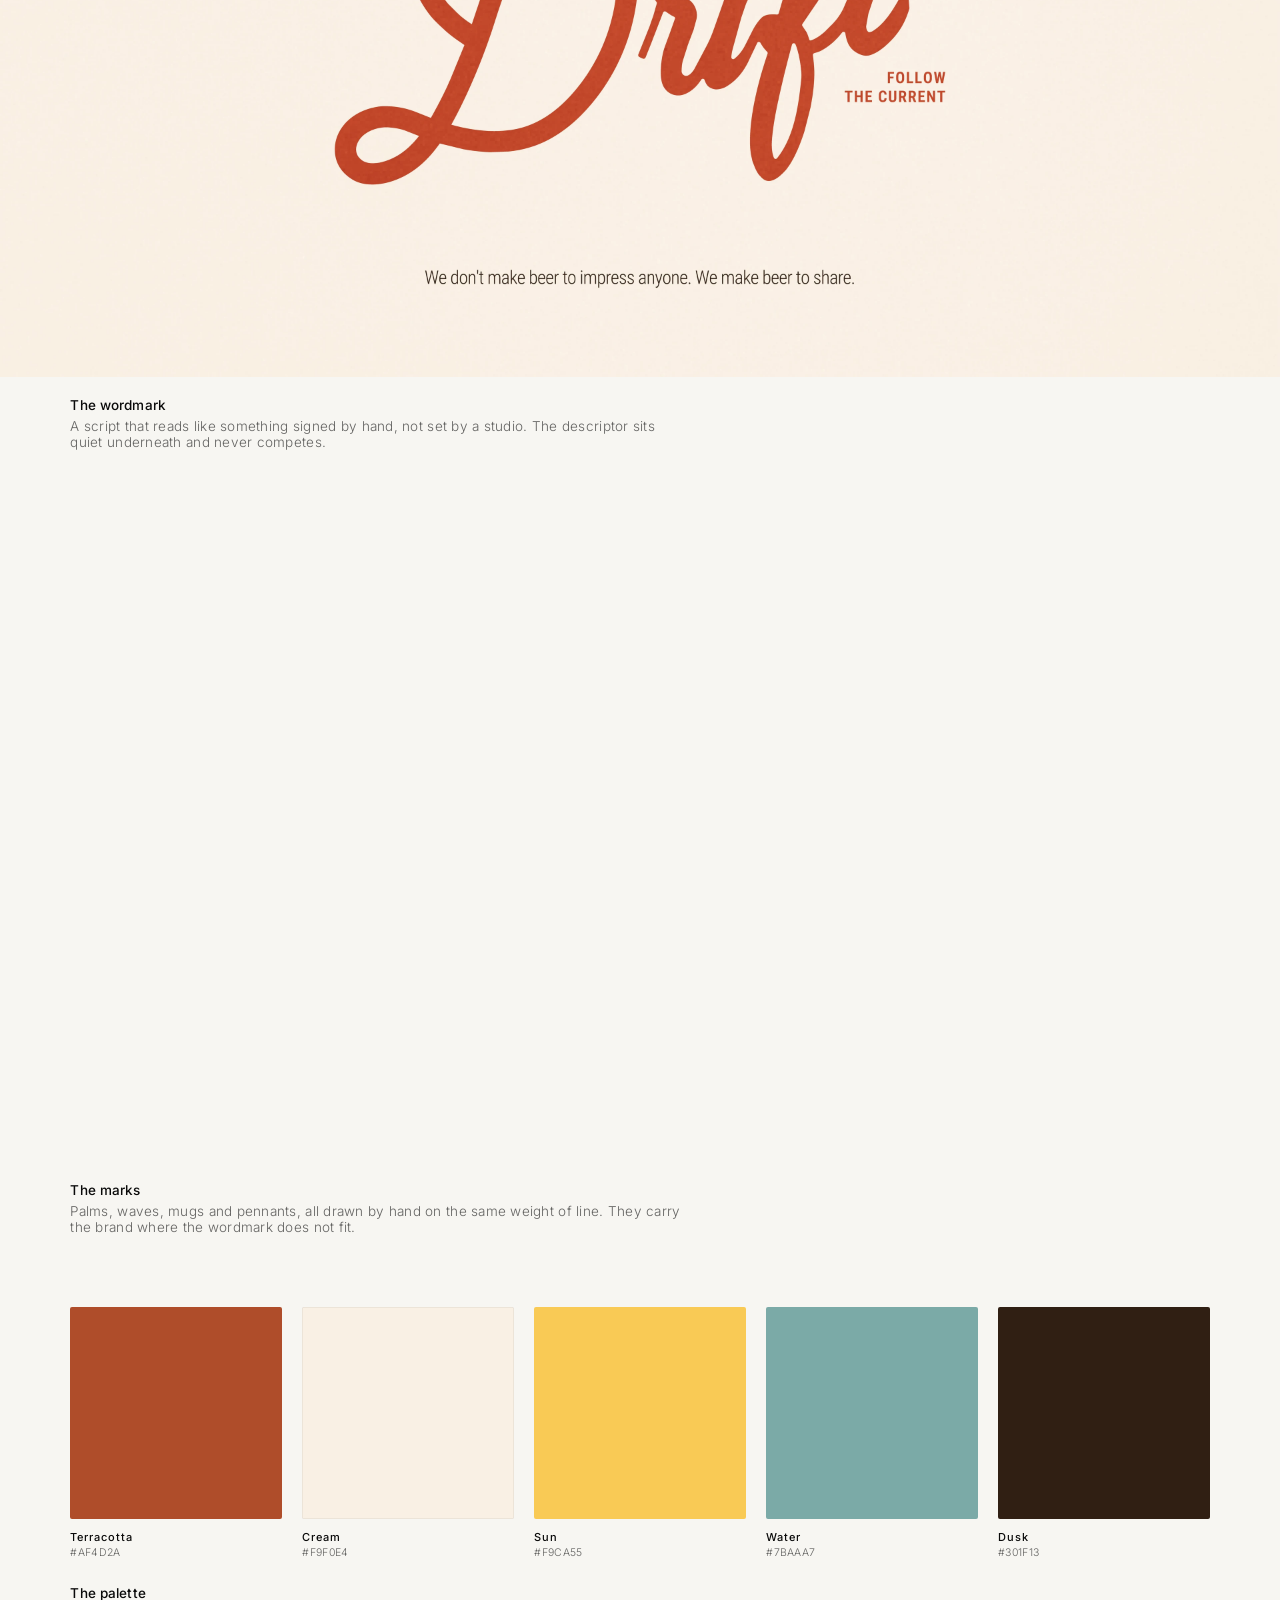
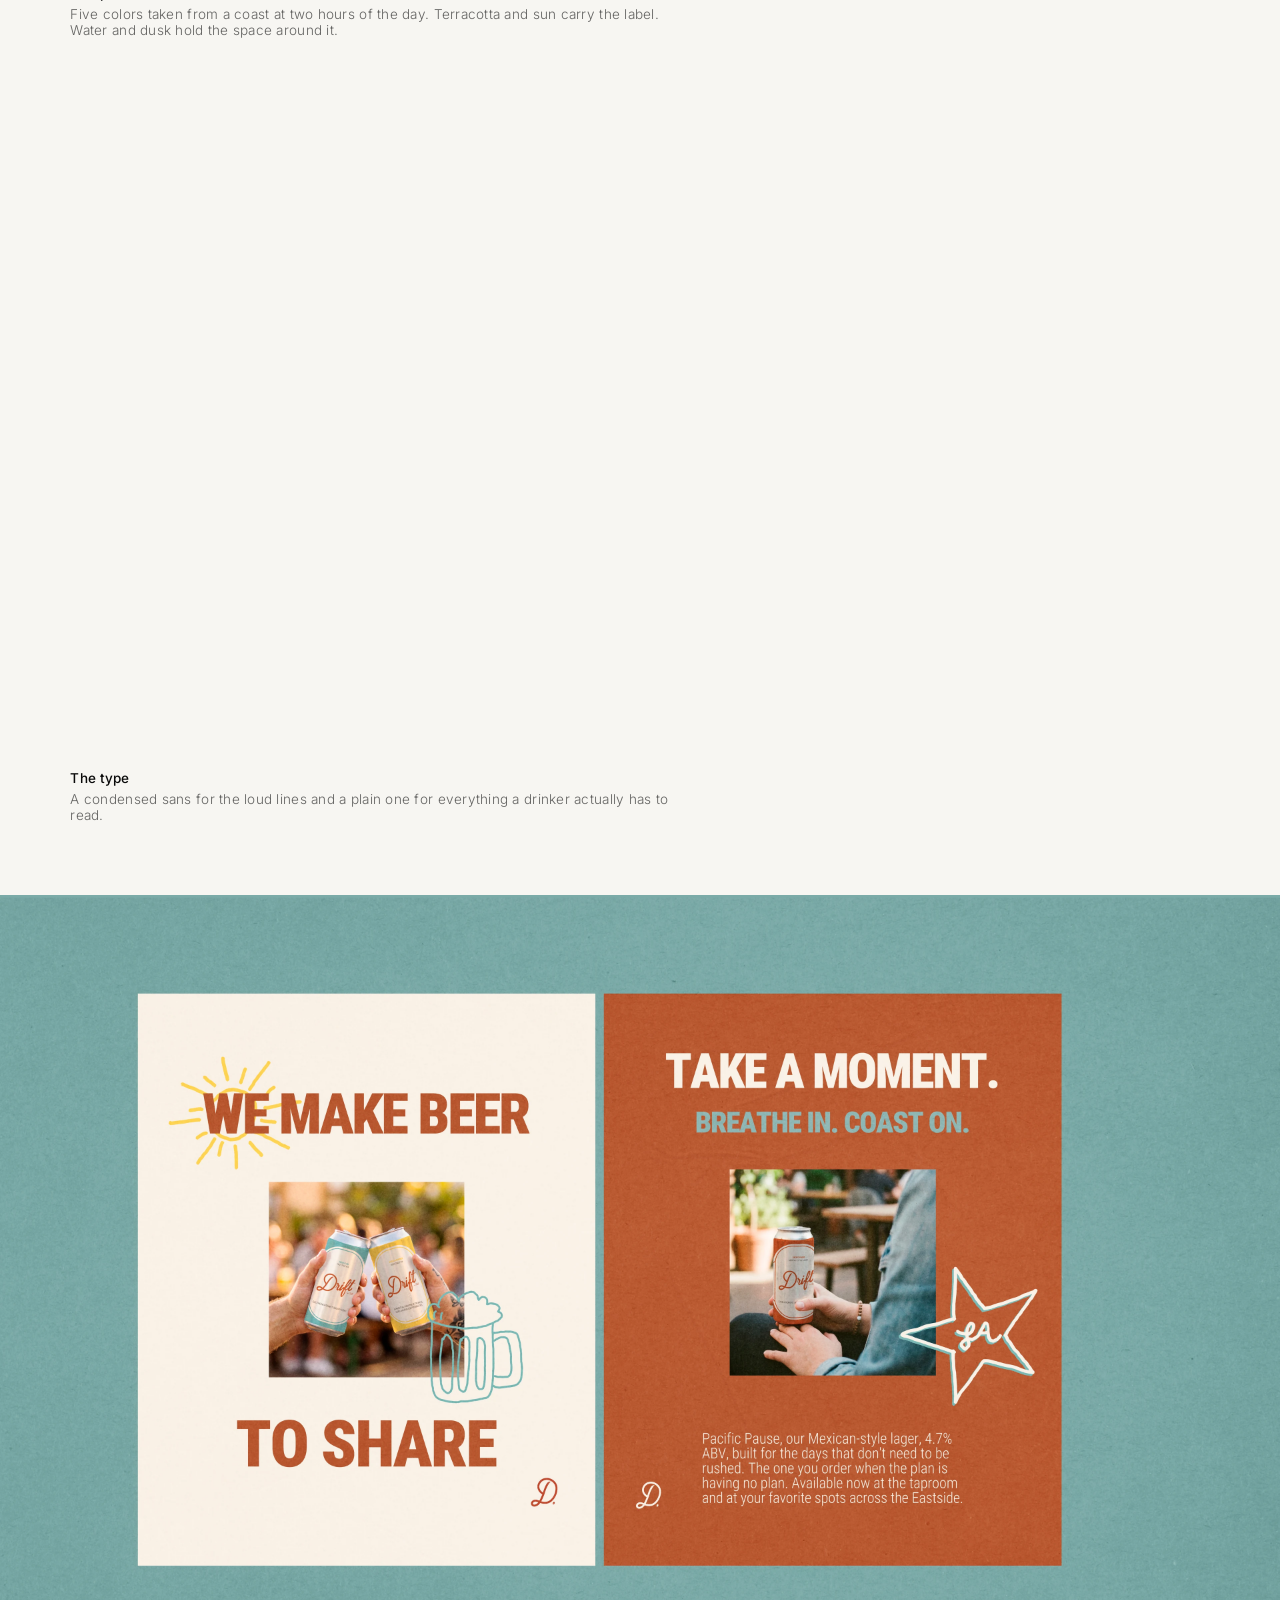
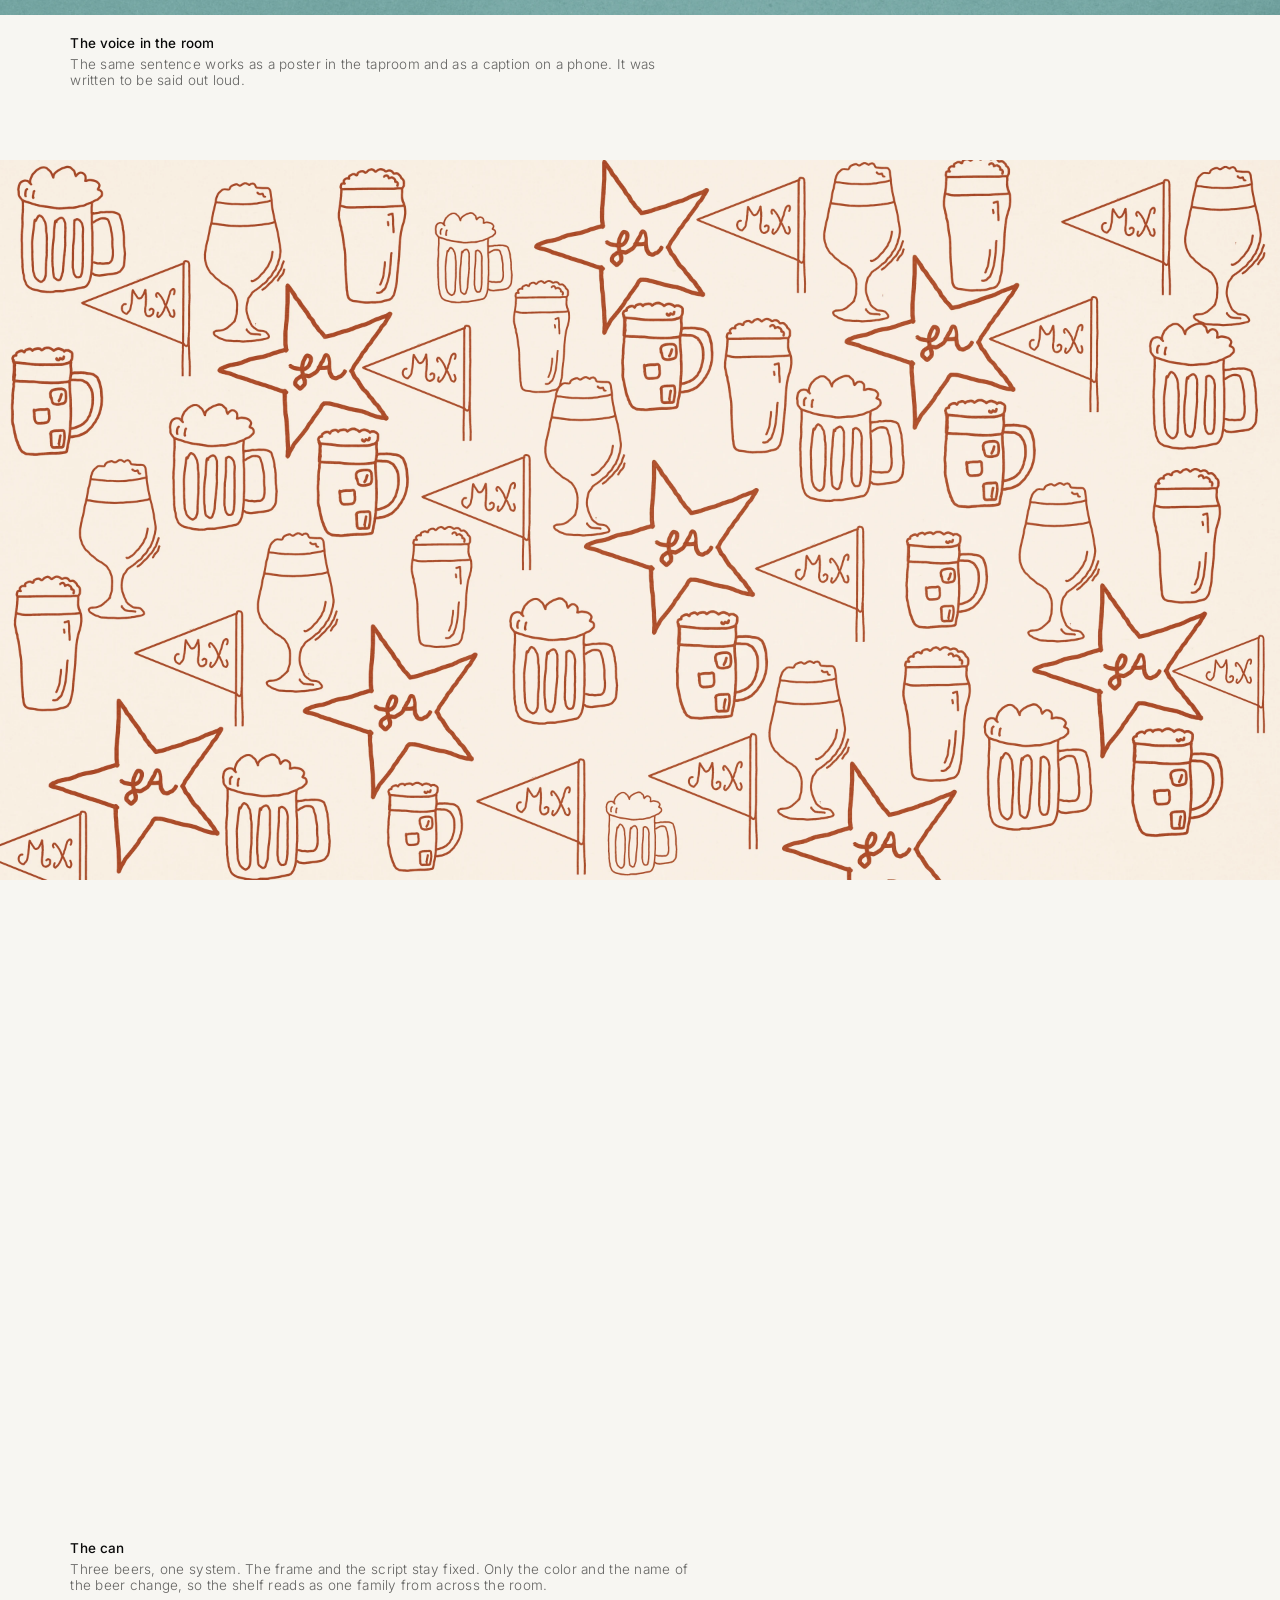
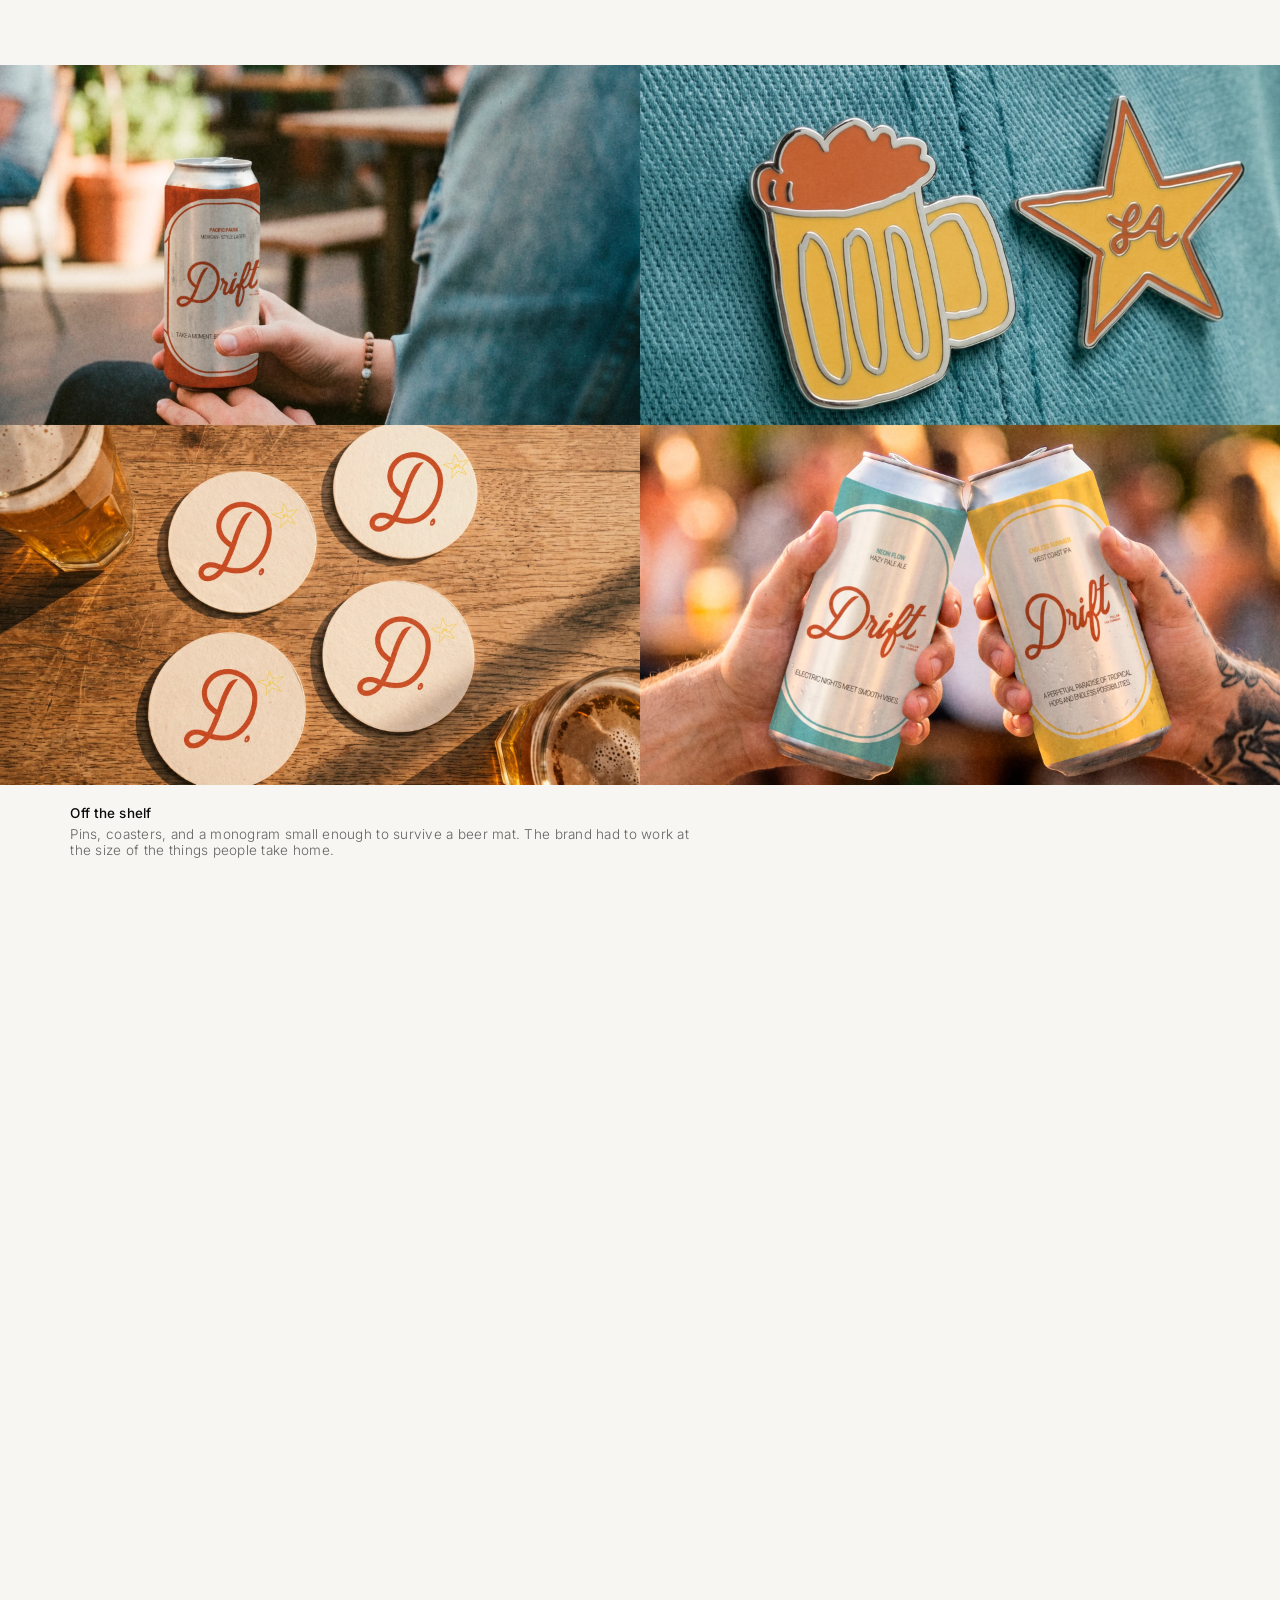
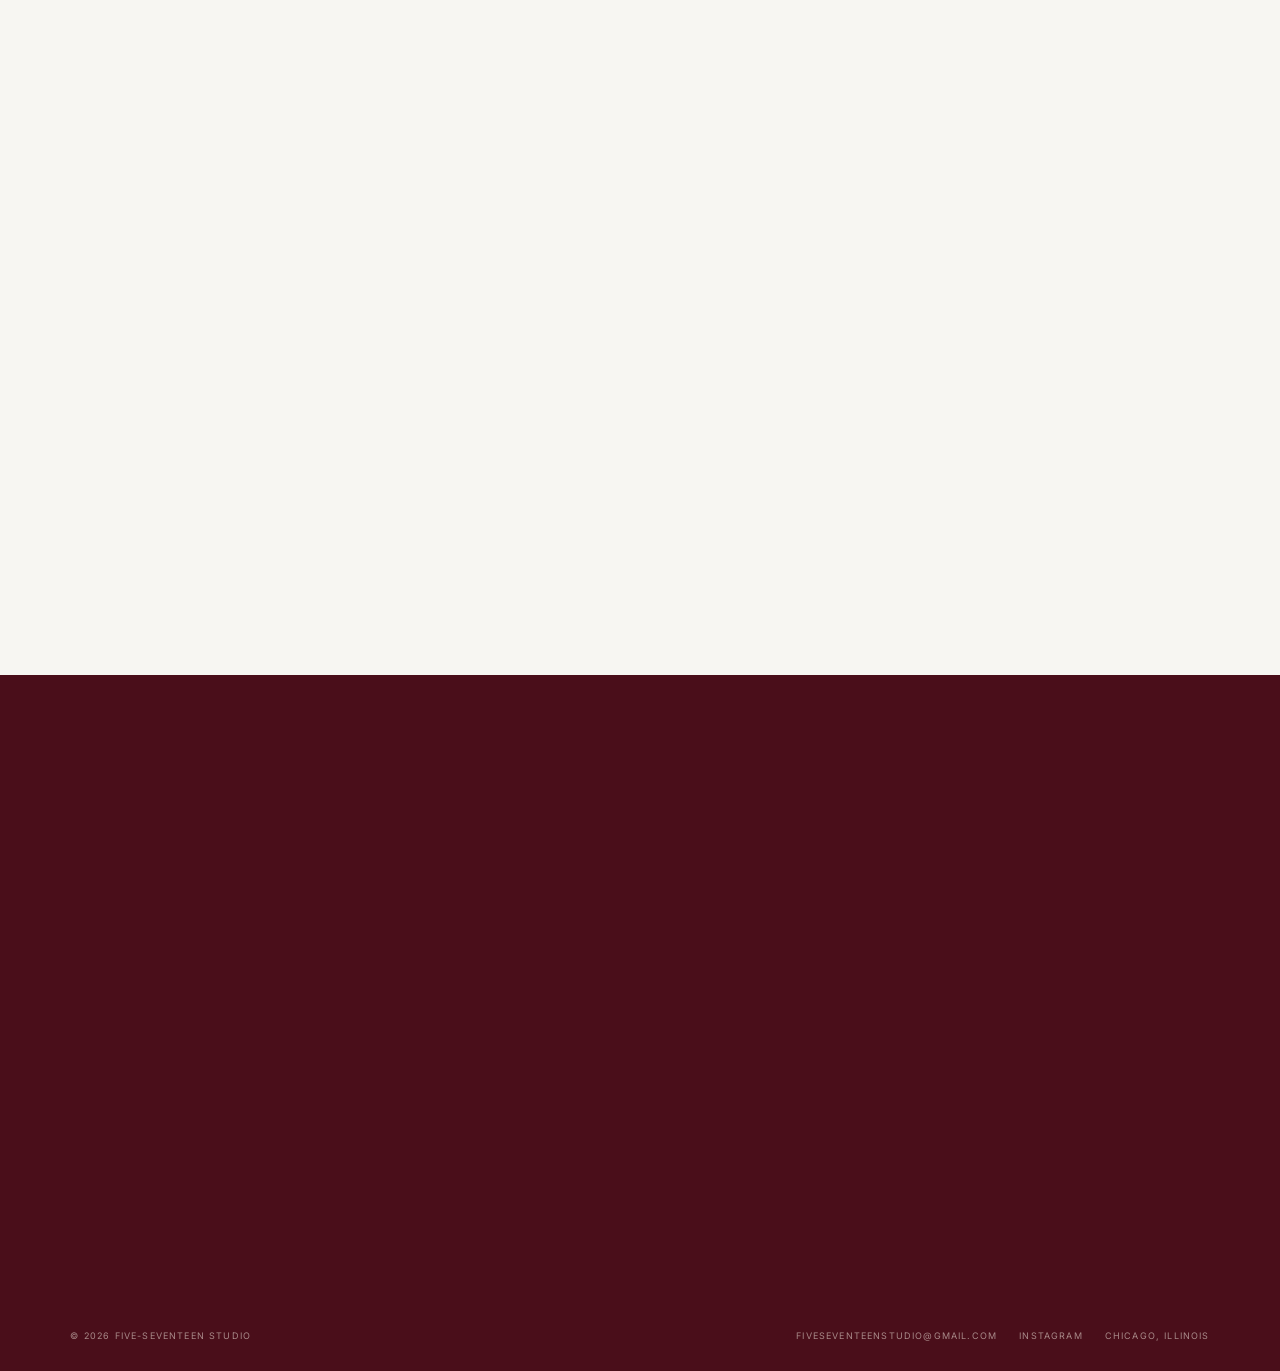
<file: drift.html>
<!DOCTYPE html>
<html lang="en">
<head>
<meta charset="UTF-8">
<meta name="viewport" content="width=device-width, initial-scale=1.0">
<title>Drift &middot; Five-Seventeen Studio</title>
<meta name="description" content="Brand identity for Drift, a Mexican-style lager built for the days that do not need to be rushed. Strategy, identity, packaging, and web by Five-Seventeen.">
<meta name="robots" content="index, follow">

<meta property="og:title" content="Drift &middot; Five-Seventeen Studio">
<meta property="og:description" content="We do not make beer to impress anyone. We make beer to share.">
<meta property="og:type" content="article">
<meta property="og:url" content="https://five-seventeen.com/drift">

<link rel="preconnect" href="https://fonts.googleapis.com">
<link rel="preconnect" href="https://fonts.gstatic.com" crossorigin>
<link href="https://fonts.googleapis.com/css2?family=Bodoni+Moda:ital,opsz,wght@0,6..96,400;0,6..96,500;0,6..96,600;0,6..96,700&family=Inter:wght@300;400;500;600&display=swap" rel="stylesheet">

<style>
*,*::before,*::after{box-sizing:border-box;margin:0;padding:0}

:root{
  --off:#F7F6F2;
  --cherry:#4a0e1a;
  --cream:#f5efe3;
  --ink:#0A0A0A;
  --ink-60:rgba(10,10,10,.62);
  --rule:rgba(10,10,10,.12);
  --fd:'Bodoni Moda',Georgia,serif;
  --fb:'Inter',sans-serif;
  --pad:clamp(24px,5.5vw,72px);
  --navgap:clamp(30px,4.2vw,64px);
  --ease:cubic-bezier(.16,1,.3,1);
  --opsz:14;

  /* paleta del cliente. Solo vive en esta pagina */
  --d-rust:#AF4D2A;
  --d-cream:#F9F0E4;
  --d-yellow:#F9CA55;
  --d-teal:#7BAAA7;
  --d-brown:#301F13;
}

html{scroll-behavior:auto}
html.ready{scroll-behavior:smooth}
body{
  font-family:var(--fb);background:var(--off);color:var(--ink);
  overflow-x:hidden;-webkit-font-smoothing:antialiased;text-rendering:optimizeLegibility;
}
img,video{display:block;max-width:100%}
a{color:inherit}
::selection{background:var(--cherry);color:var(--cream)}
::-webkit-scrollbar{width:2px}
::-webkit-scrollbar-thumb{background:var(--cherry)}

/* ============ NAV ============ */
nav{
  position:fixed;top:0;left:0;right:0;z-index:100;
  display:flex;align-items:center;gap:var(--navgap);
  padding:26px var(--pad);
  background:rgba(247,246,242,0);
  transition:background .45s var(--ease),border-color .45s var(--ease),padding .45s var(--ease);
  border-bottom:.5px solid transparent;
}
nav.stuck{background:rgba(247,246,242,.94);backdrop-filter:blur(12px);border-bottom-color:var(--rule);padding:18px var(--pad)}
.brand{display:inline-flex;align-items:center;text-decoration:none;line-height:0;margin-right:auto}
.brand img{height:34px;width:auto;transition:height .45s var(--ease)}
nav.stuck .brand img{height:28px}
.nav-links{display:flex;gap:var(--navgap);list-style:none}
.nav-links a{font-size:14px;font-weight:400;letter-spacing:.075em;text-decoration:none;position:relative;padding-bottom:4px}
.nav-links a::after{content:"";position:absolute;left:0;bottom:0;width:0;height:.5px;background:currentColor;transition:width .4s var(--ease)}
.nav-links a:hover::after,.nav-links a[aria-current="page"]::after{width:100%}
.btn-call{
  display:inline-flex;align-items:center;gap:12px;
  background:var(--cherry);color:var(--cream);text-decoration:none;
  font-size:11px;font-weight:500;letter-spacing:.13em;text-transform:uppercase;
  padding:15px 24px;border-radius:5px;transition:gap .4s var(--ease);
}
.btn-call:hover{gap:18px}
.btn-call .ar{font-size:13px;line-height:1}
.nav-toggle{display:none;background:none;border:none;cursor:pointer;padding:6px}
.nav-toggle span{display:block;width:22px;height:.5px;background:var(--ink);transition:transform .35s var(--ease)}
.nav-toggle span+span{margin-top:6px}

/* ============ Atomos ============ */
.rise{overflow:hidden;display:block}
.rise>span{display:block;transform:translateY(105%);transition:transform 1s var(--ease)}
.rise.vis>span{transform:translateY(0)}
.fade{opacity:0;transform:translateY(18px);transition:opacity .9s var(--ease),transform .9s var(--ease)}
.fade.vis{opacity:1;transform:translateY(0)}
.lede{font-size:18px;font-weight:300;line-height:1.72;color:var(--ink-60);letter-spacing:.003em}
.lede+.lede{margin-top:22px}
.wrap{max-width:1500px;margin:0 auto}

/* ============ HERO de video, contenido ============
   El clip es cuadrado. En vez de recortarlo a una banda, se muestra entero
   como una placa centrada. Se lee como decision, no como recorte. */
.hero{
  padding:calc(var(--pad) + 84px) var(--pad) clamp(20px,4vh,44px);
}
.hero-frame{
  max-width:min(620px, 46vw);margin:0 auto;
  aspect-ratio:1/1;overflow:hidden;background:var(--d-rust);
  position:relative;
}
.hero-frame video{width:100%;height:100%;object-fit:cover;display:block}
/* apertura: la placa se descubre de abajo hacia arriba */
.hero-frame::after{
  content:"";position:absolute;inset:0;background:var(--off);
  transform:scaleY(1);transform-origin:top;
  animation:plateOpen 1.1s var(--ease) forwards .25s;
}
@keyframes plateOpen{to{transform:scaleY(0)}}

.hero-cap{
  text-align:center;font-size:11px;font-weight:500;letter-spacing:.24em;
  text-transform:uppercase;color:var(--ink-60);
  padding:0 var(--pad) clamp(56px,9vh,110px);
  opacity:0;animation:capIn .8s var(--ease) forwards 1.2s;
}
@keyframes capIn{to{opacity:1}}

@media (max-width:860px){
  .hero-frame{max-width:100%}
}

/* ============ INTRO ============ */
.lead{padding:0 var(--pad) clamp(70px,11vh,140px)}
.lead .eyebrow{
  font-size:11px;font-weight:600;letter-spacing:.26em;text-transform:uppercase;
  margin-bottom:clamp(26px,4vh,40px);
}
.tags{display:flex;flex-wrap:wrap;gap:clamp(26px,4.2vw,58px);margin-bottom:clamp(32px,4.6vh,50px)}
.tags span{font-size:13.5px;font-weight:400;letter-spacing:.045em;color:var(--ink-60)}
.lead .lede{max-width:1030px}

/* ============ Bloques del case study ============ */
.board{display:block;width:100%}
.board img,.board video{width:100%;height:auto}
.board.tint{background:var(--d-teal)}

.cap{
  padding:20px var(--pad) clamp(56px,8vh,96px);
  font-size:13.5px;font-weight:300;letter-spacing:.02em;color:var(--ink-60);
  max-width:760px;
}
.cap strong{font-weight:500;color:var(--ink);display:block;margin-bottom:5px;letter-spacing:.01em}

/* paleta reconstruida en HTML: nitida y legible en cualquier pantalla */
.swatches{
  display:grid;grid-template-columns:repeat(5,minmax(0,1fr));
  gap:clamp(10px,1.6vw,22px);padding:0 var(--pad);
}
.sw{display:block}
.sw i{display:block;aspect-ratio:1/1;border-radius:2px}
.sw b{display:block;font-size:11px;font-weight:500;letter-spacing:.09em;margin-top:11px}
.sw span{display:block;font-size:10.5px;font-weight:300;color:var(--ink-60);letter-spacing:.03em;margin-top:2px}

/* ============ CIERRE ============ */
.link-cta{
  display:inline-flex;align-items:center;gap:11px;text-decoration:none;color:var(--cherry);
  font-size:12.5px;font-weight:500;letter-spacing:.17em;text-transform:uppercase;
  transition:gap .4s var(--ease);
}
.link-cta:hover{gap:17px}
.link-cta .ar{font-size:14px;line-height:1}

.close{background:var(--cherry);color:var(--cream);padding:clamp(80px,13vh,160px) var(--pad) 0;text-align:center}
.close h2{font-family:var(--fb);font-weight:500;font-size:clamp(25px,3.1vw,42px);letter-spacing:-.016em;margin-bottom:18px}
.close p{font-size:15.5px;font-weight:300;line-height:1.75;color:rgba(245,239,227,.72);max-width:50ch;margin:0 auto clamp(44px,7vh,72px)}
.btn-ghost{
  display:inline-flex;align-items:center;gap:12px;
  background:var(--cream);color:var(--cherry);text-decoration:none;
  font-size:11px;font-weight:500;letter-spacing:.13em;text-transform:uppercase;
  padding:15px 26px;border-radius:5px;transition:gap .4s var(--ease);
}
.btn-ghost:hover{gap:18px}
.wm{margin:clamp(60px,10vh,120px) calc(var(--pad) * -1) 0;display:block;overflow:hidden}
.wm svg{width:100%;height:auto;display:block;opacity:0;transform:translateY(6%);transition:opacity 1.1s var(--ease),transform 1.1s var(--ease)}
.wm.vis svg{opacity:1;transform:translateY(0)}
.colophon{
  background:var(--cherry);color:rgba(245,239,227,.55);padding:26px var(--pad) 30px;
  display:flex;justify-content:space-between;gap:18px;flex-wrap:wrap;
  font-size:9px;letter-spacing:.13em;text-transform:uppercase;
}
.colophon a{text-decoration:none;transition:color .25s}
.colophon a:hover{color:var(--cream)}
.colophon .r{display:flex;gap:22px;flex-wrap:wrap}

/* ============ MOVIL ============ */
@media (max-width:860px){
  nav{gap:0}
  .nav-links{position:fixed;inset:0;background:var(--off);flex-direction:column;justify-content:center;align-items:center;gap:34px;z-index:90;display:none}
  .nav-links.open{display:flex}
  .nav-links a{font-size:18px;letter-spacing:.06em}
  .btn-call{display:none}
  .nav-toggle{display:block}
  .brand img{height:26px}
  .nav-toggle.open span:nth-child(1){transform:translateY(3px) rotate(45deg)}
  .nav-toggle.open span:nth-child(2){transform:translateY(-3px) rotate(-45deg)}
  .hero{height:clamp(300px,52vh,460px)}
  .swatches{grid-template-columns:repeat(2,minmax(0,1fr));gap:14px}
  .sw:last-child{grid-column:1/-1;max-width:50%}
  }

@media (prefers-reduced-motion:reduce){
  *{animation:none!important}
  .rise>span{transform:none!important}
  .fade{opacity:1!important;transform:none!important}
  .wm svg{opacity:1!important;transform:none!important}
}
</style>
</head>
<body>

<script>
  if ('scrollRestoration' in history) history.scrollRestoration = 'manual';
  scrollTo(0,0);
</script>

<nav id="nav">
  <a href="index.html" class="brand" aria-label="Five-Seventeen Studio">
    <img src="fs-mono-brown.png" alt="Five-Seventeen Studio">
  </a>
  <ul class="nav-links" id="navlinks">
    <li><a href="work.html" aria-current="page">Work</a></li>
    <li><a href="services.html">Services</a></li>
    <li><a href="studio.html">Studio</a></li>
    <li><a href="contact.html">Contact</a></li>
  </ul>
  <a href="book.html" class="btn-call">Book a Discovery Call <span class="ar">&rsaquo;</span></a>
  <button class="nav-toggle" id="toggle" aria-label="Menu"><span></span><span></span></button>
</nav>

<!-- ========== 01 · VIDEO DE APERTURA ========== -->
<div class="hero">
  <div class="hero-frame">
    <video src="media/opening.mp4" autoplay loop muted playsinline preload="auto"></video>
  </div>
</div>
<p class="hero-cap">Drift &nbsp;&middot;&nbsp; Mexican-style lager &nbsp;&middot;&nbsp; 2026</p>

<!-- ========== 02 · INTRO ========== -->
<header class="lead">
  <div class="wrap">
    <p class="eyebrow"><span class="rise" id="h1"><span>Drift</span></span></p>

    <div class="tags fade">
      <span>[brand identity]</span>
      <span>[packaging]</span>
      <span>[visual storytelling]</span>
    </div>

    <p class="lede fade">Drift is a Mexican-style lager born between two shores, the light of California and the warmth of Mexico. The brief was a beer that tastes like an endless summer and a brand that never asks to be admired.</p>
    <p class="lede fade">The identity runs on one line the founders already lived by: we do not make beer to impress anyone, we make beer to share. Everything follows from there. A script that reads like a signature, a palette drawn from sun and water, and a set of hand drawn marks that work on a can, a coaster, a pin, and a storefront without losing the same voice.</p>
  </div>
</header>

<!-- ========== 03 · LOGO ========== -->
<div class="board fade"><picture><source srcset="images/drift/logo.webp" type="image/webp"><img src="images/drift/logo.jpg" alt="Drift script wordmark with the line follow the current" loading="lazy"></picture></div>
<p class="cap fade"><strong>The wordmark</strong>A script that reads like something signed by hand, not set by a studio. The descriptor sits quiet underneath and never competes.</p>

<!-- ========== 04 · ILUSTRACIONES ========== -->
<div class="board fade"><video data-src="media/illustration.mp4" loop muted playsinline preload="none"></video></div>
<p class="cap fade"><strong>The marks</strong>Palms, waves, mugs and pennants, all drawn by hand on the same weight of line. They carry the brand where the wordmark does not fit.</p>

<!-- ========== 05 · PALETA ========== -->
<div class="swatches fade">
  <div class="sw"><i style="background:var(--d-rust)"></i><b>Terracotta</b><span>#AF4D2A</span></div>
  <div class="sw"><i style="background:var(--d-cream);box-shadow:inset 0 0 0 .5px rgba(10,10,10,.1)"></i><b>Cream</b><span>#F9F0E4</span></div>
  <div class="sw"><i style="background:var(--d-yellow)"></i><b>Sun</b><span>#F9CA55</span></div>
  <div class="sw"><i style="background:var(--d-teal)"></i><b>Water</b><span>#7BAAA7</span></div>
  <div class="sw"><i style="background:var(--d-brown)"></i><b>Dusk</b><span>#301F13</span></div>
</div>
<p class="cap fade" style="padding-top:26px"><strong>The palette</strong>Five colors taken from a coast at two hours of the day. Terracotta and sun carry the label. Water and dusk hold the space around it.</p>

<!-- ========== 06 · TIPOGRAFIA ========== -->
<div class="board fade"><video data-src="media/type.mp4" loop muted playsinline preload="none"></video></div>
<p class="cap fade"><strong>The type</strong>A condensed sans for the loud lines and a plain one for everything a drinker actually has to read.</p>

<!-- ========== 07 · AFICHES ========== -->
<div class="board fade"><picture><source srcset="images/drift/posters.webp" type="image/webp"><img src="images/drift/posters.jpg" alt="Two Drift posters, we make beer to share and take a moment" loading="lazy"></picture></div>
<p class="cap fade"><strong>The voice in the room</strong>The same sentence works as a poster in the taproom and as a caption on a phone. It was written to be said out loud.</p>

<!-- ========== 08 · PATRON ========== -->
<div class="board fade"><picture><source srcset="images/drift/pattern.webp" type="image/webp"><img src="images/drift/pattern.jpg" alt="Drift hand drawn pattern of glasses, stars and pennants" loading="lazy"></picture></div>

<!-- ========== 09 · LABELS ========== -->
<div class="board fade"><video data-src="media/labels.mp4" loop muted playsinline preload="none"></video></div>
<p class="cap fade"><strong>The can</strong>Three beers, one system. The frame and the script stay fixed. Only the color and the name of the beer change, so the shelf reads as one family from across the room.</p>

<!-- ========== 10 · OBJETOS ========== -->
<div class="board fade"><picture><source srcset="images/drift/photos.webp" type="image/webp"><img src="images/drift/photos.jpg" alt="Drift pins, coasters and cans in use" loading="lazy"></picture></div>
<p class="cap fade"><strong>Off the shelf</strong>Pins, coasters, and a monogram small enough to survive a beer mat. The brand had to work at the size of the things people take home.</p>

<!-- ========== 11 · WEB ========== -->
<div class="board fade"><video data-src="media/web.mp4" loop muted playsinline preload="none"></video></div>
<div class="board fade"><picture><source srcset="images/drift/web-home.webp" type="image/webp"><img src="images/drift/web-home.jpg" alt="Drift website homepage, we make beer to share" loading="lazy"></picture></div>
<div class="board fade"><picture><source srcset="images/drift/web-beers.webp" type="image/webp"><img src="images/drift/web-beers.jpg" alt="Drift website product page showing three beers" loading="lazy"></picture></div>
<p class="cap fade"><strong>The site</strong>The homepage says the one thing worth saying. The product page answers the only question that follows it: which one do I order.</p>

<!-- ========== 12 · CIERRE VISUAL ========== -->
<div class="board fade"><picture><source srcset="images/drift/closing.webp" type="image/webp"><img src="images/drift/closing.jpg" alt="Drift beer poured into a glass and the four pack carrier" loading="lazy"></picture></div>


<!-- ========== CIERRE ========== -->
<section class="close" id="contact">
  <h2 class="fade">Time for the audit.</h2>
  <p class="fade">One call. A clear list of what is working in your brand and what is not.</p>
  <div class="fade"><a href="book.html" class="btn-ghost">Book a Discovery Call <span class="ar">&rsaquo;</span></a></div>

  <div class="wm" id="wm" role="img" aria-label="Five-Seventeen">
    <svg id="wm-svg" viewBox="0 0 791.71 92" preserveAspectRatio="xMidYMid meet">
      <text id="wm-text" x="0" y="78.85" fill="#f5efe3"
            font-family="'Bodoni Moda', Georgia, serif" font-size="90.12" font-weight="600"
            style="font-variation-settings:'wght' 600,'opsz' 11">
        <tspan x="0" y="0">F</tspan><tspan x="54.56" y="0">I</tspan><tspan x="91.78" y="0">V</tspan><tspan x="162.07" y="0">E</tspan><tspan x="219.16" y="0">-</tspan><tspan x="251.11" y="0" style="letter-spacing:-.03em">SE</tspan><tspan x="356.27" y="0">V</tspan><tspan x="426.56" y="0">E</tspan><tspan x="481.4" y="0" style="letter-spacing:-.01em">NT</tspan><tspan x="611.84" y="0" style="letter-spacing:-.03em">EE</tspan><tspan x="721.51" y="0">N</tspan>
      </text>
    </svg>
  </div>
</section>

<footer class="colophon">
  <span>&copy; 2026 Five-Seventeen Studio</span>
  <span class="r">
    <a href="mailto:fiveseventeenstudio@gmail.com">fiveseventeenstudio@gmail.com</a>
    <a href="https://instagram.com/five_seventeenstudio" target="_blank" rel="noopener">Instagram</a>
    <span>Chicago, Illinois</span>
  </span>
</footer>

<script>
addEventListener('DOMContentLoaded', () => {
  scrollTo(0,0);
  document.documentElement.classList.add('ready');
  document.getElementById('h1').classList.add('vis');
});

const nav = document.getElementById('nav');
addEventListener('scroll', () => { nav.classList.toggle('stuck', scrollY > 40); }, {passive:true});

const io = new IntersectionObserver(es => {
  es.forEach(e => { if (e.isIntersecting) { e.target.classList.add('vis'); io.unobserve(e.target); } });
}, {threshold:.12, rootMargin:'0px 0px -50px 0px'});
document.querySelectorAll('.fade').forEach(el => io.observe(el));

/* Los videos internos no cargan hasta que entran en pantalla.
   Solo el de apertura arranca de una: asi la pagina abre ligera. */
const vio = new IntersectionObserver(es => {
  es.forEach(e => {
    const v = e.target;
    if (e.isIntersecting) { if (!v.src) v.src = v.dataset.src; v.play().catch(()=>{}); }
    else v.pause();
  });
}, {threshold:.2});
document.querySelectorAll('.board video').forEach(v => vio.observe(v));

new IntersectionObserver((es,o) => {
  es.forEach(e => { if (e.isIntersecting) { e.target.classList.add('vis'); o.unobserve(e.target); } });
}, {threshold:.25}).observe(document.getElementById('wm'));

function fitWordmark(){
  const t = document.getElementById('wm-text'), s = document.getElementById('wm-svg');
  if (!t || !s) return;
  try { const b = t.getBBox(); if (b.width > 0) s.setAttribute('viewBox', `${b.x} ${b.y} ${b.width} ${b.height}`); } catch(e){}
}
(document.fonts ? document.fonts.ready : Promise.resolve()).then(fitWordmark);

const tg = document.getElementById('toggle'), nl = document.getElementById('navlinks');
tg.addEventListener('click', () => {
  const open = nl.classList.toggle('open');
  tg.classList.toggle('open', open);
  document.body.style.overflow = open ? 'hidden' : '';
});
nl.querySelectorAll('a').forEach(a => a.addEventListener('click', () => {
  nl.classList.remove('open'); tg.classList.remove('open'); document.body.style.overflow = '';
}));
</script>
</body>
</html>
</file>
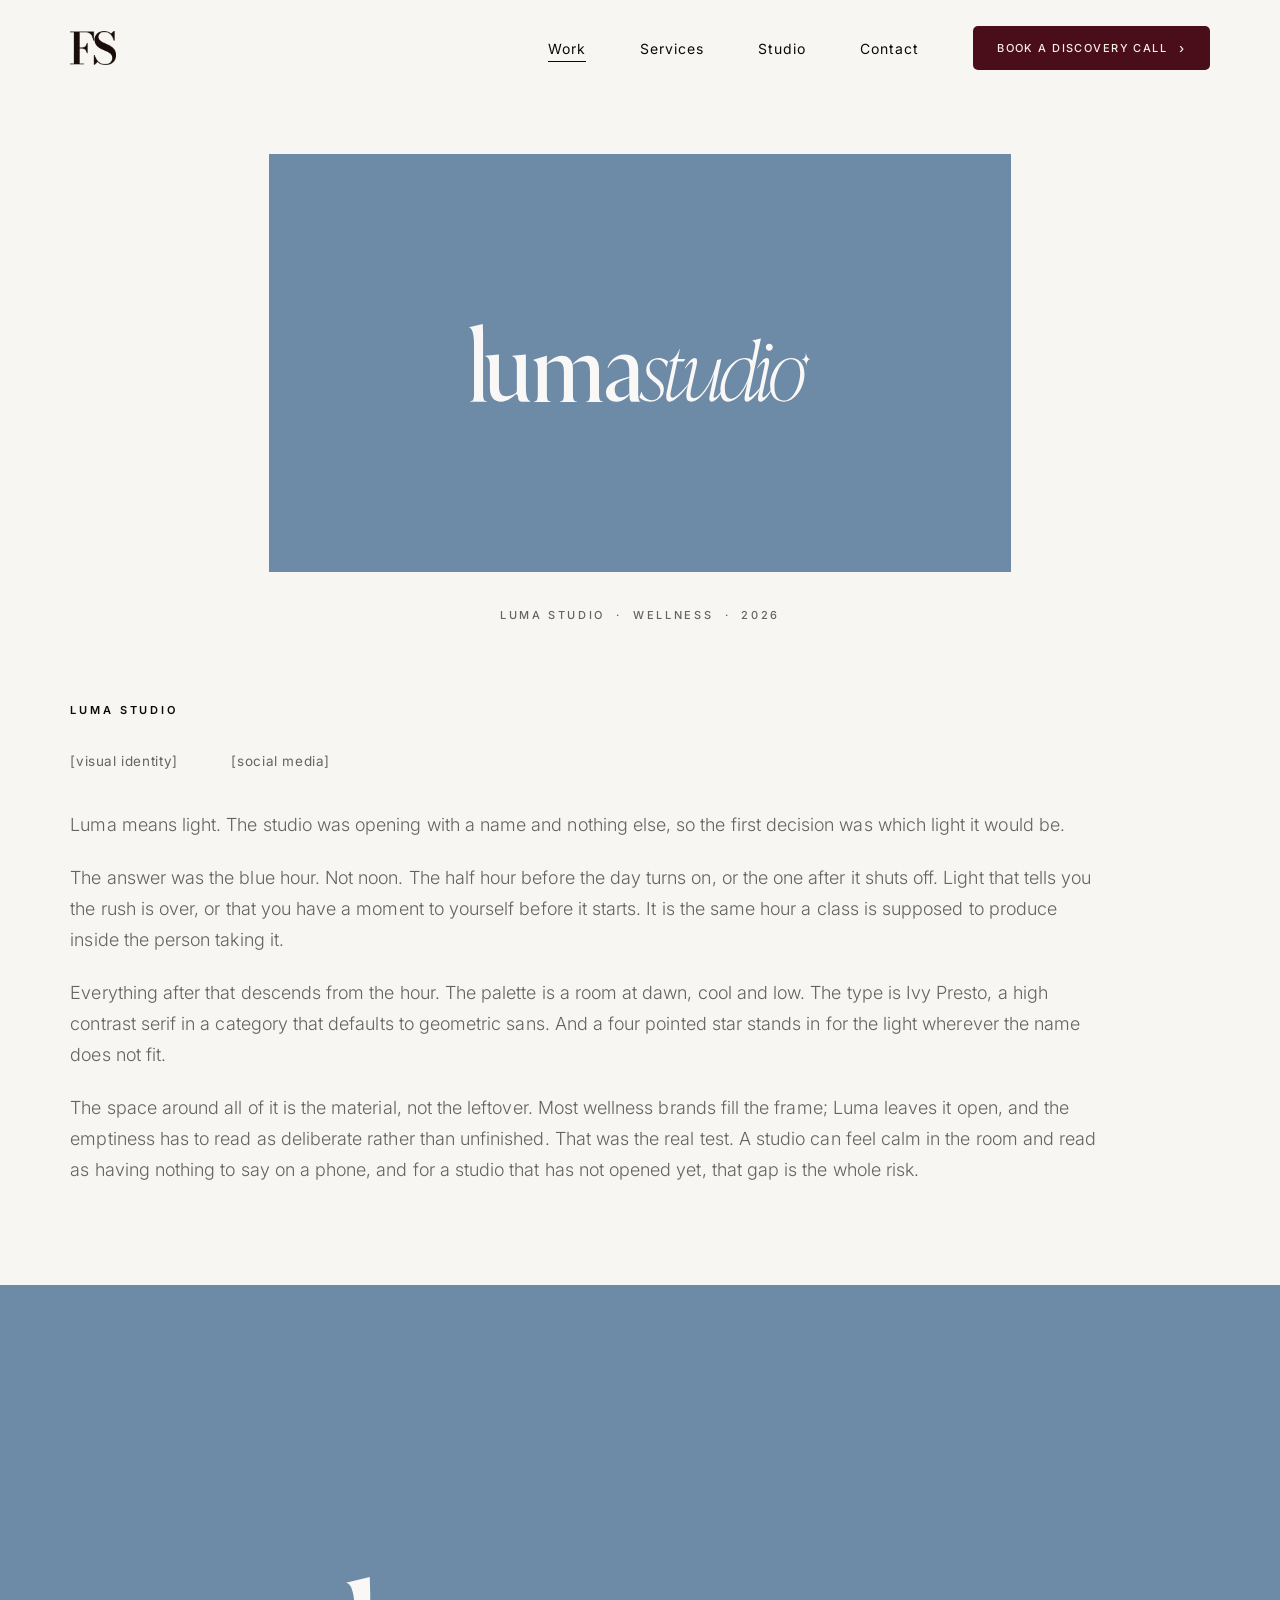
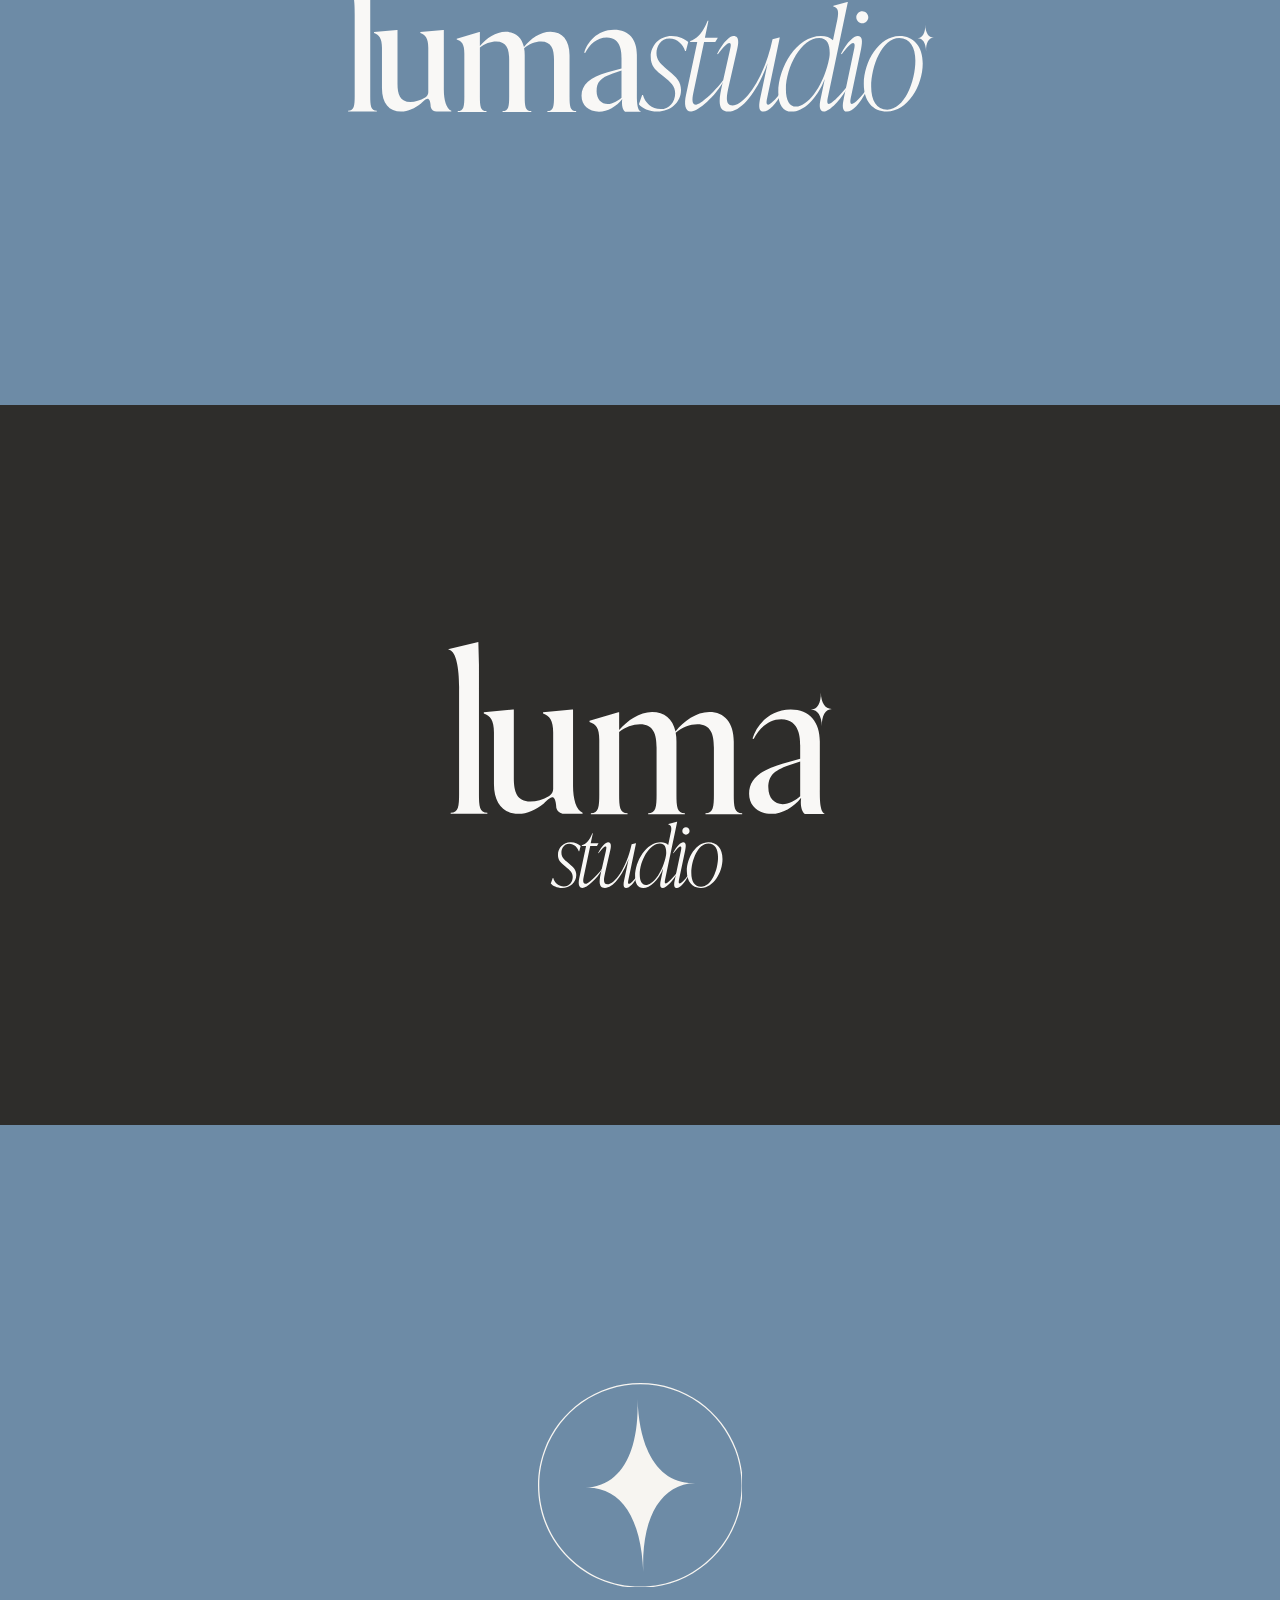
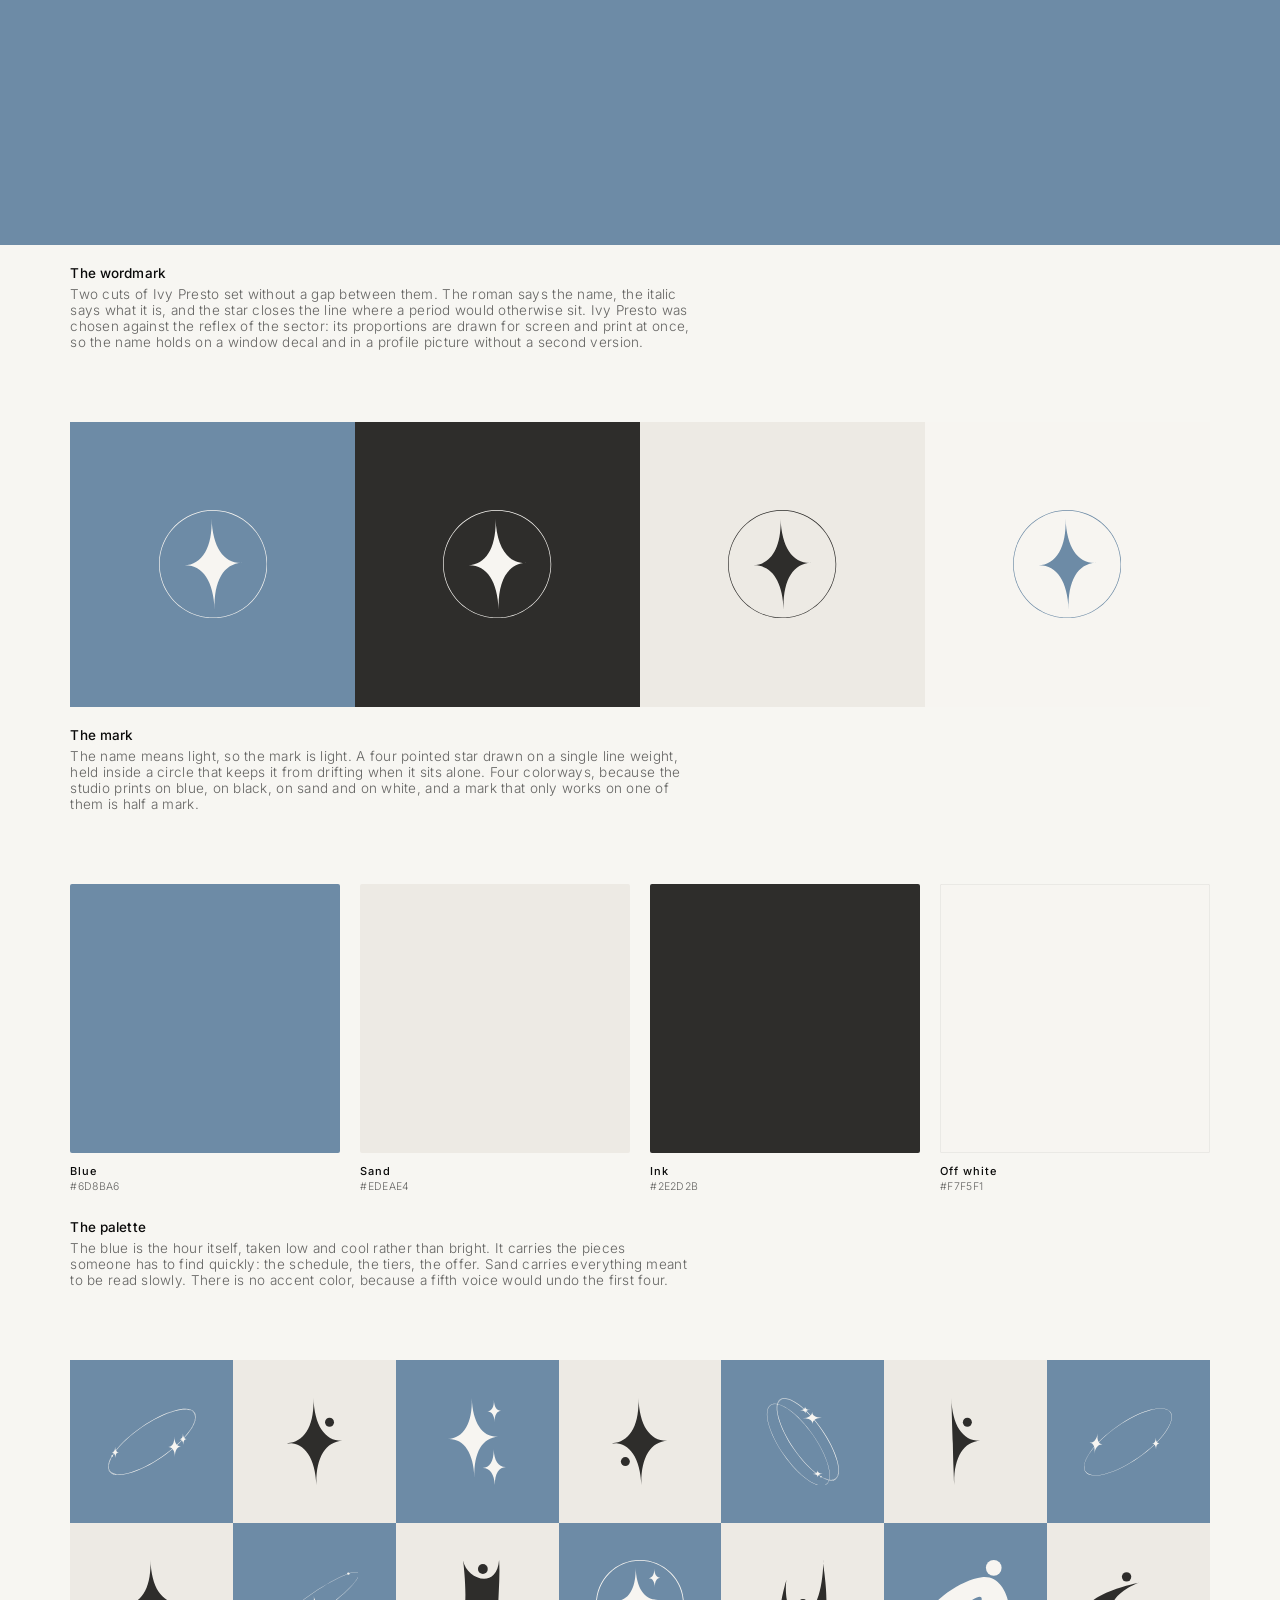
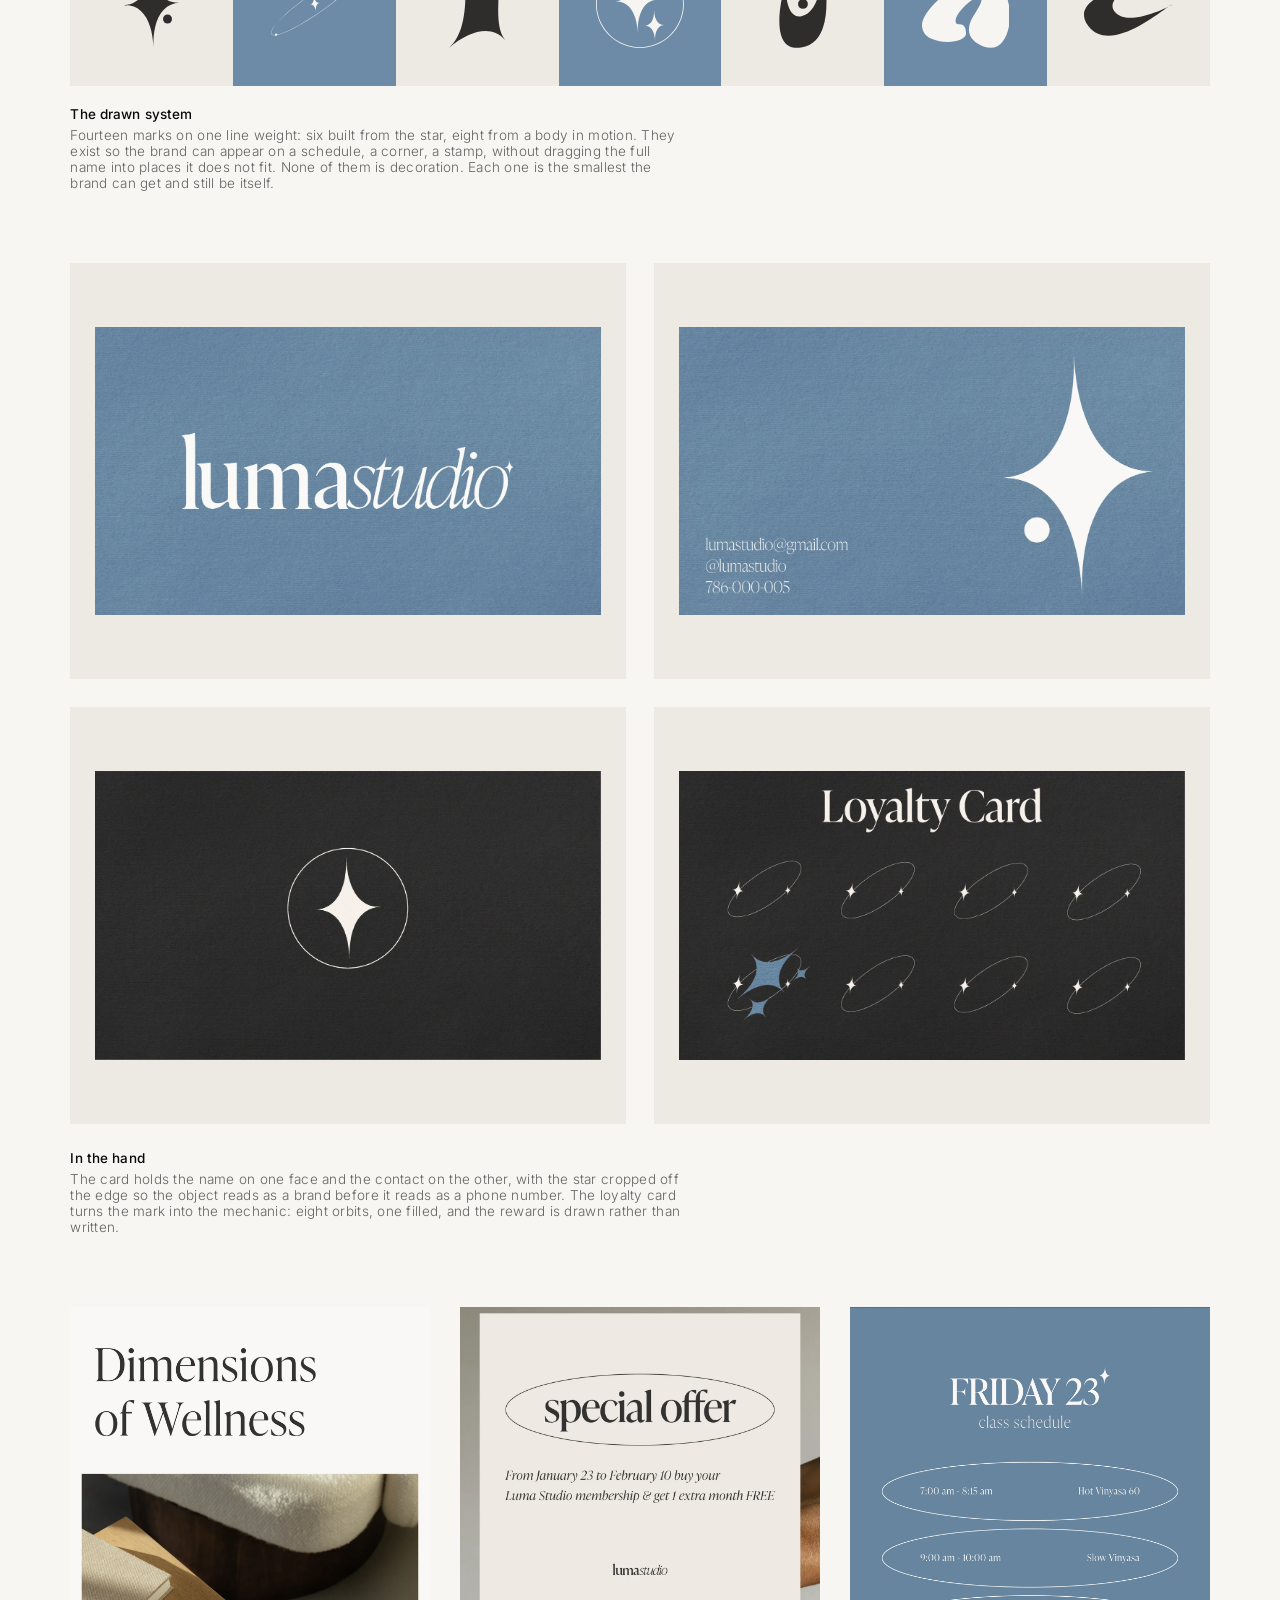
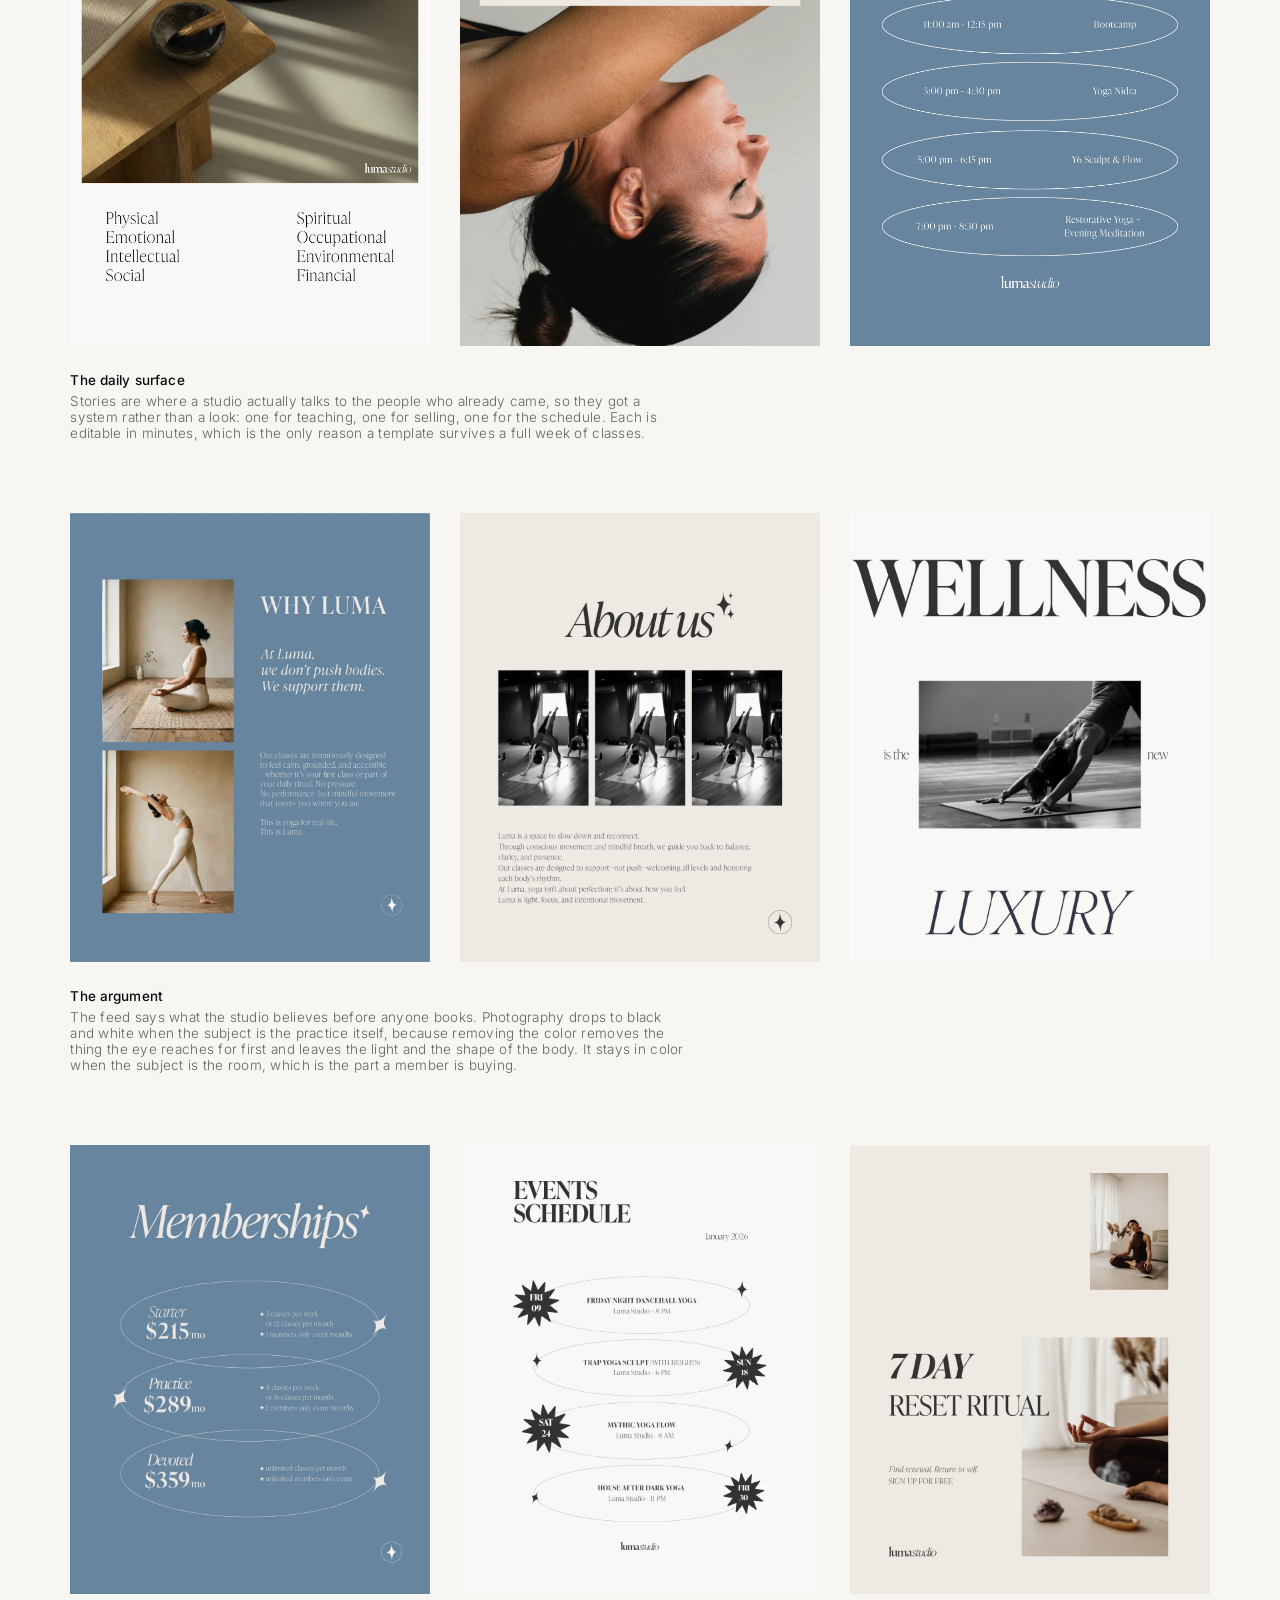
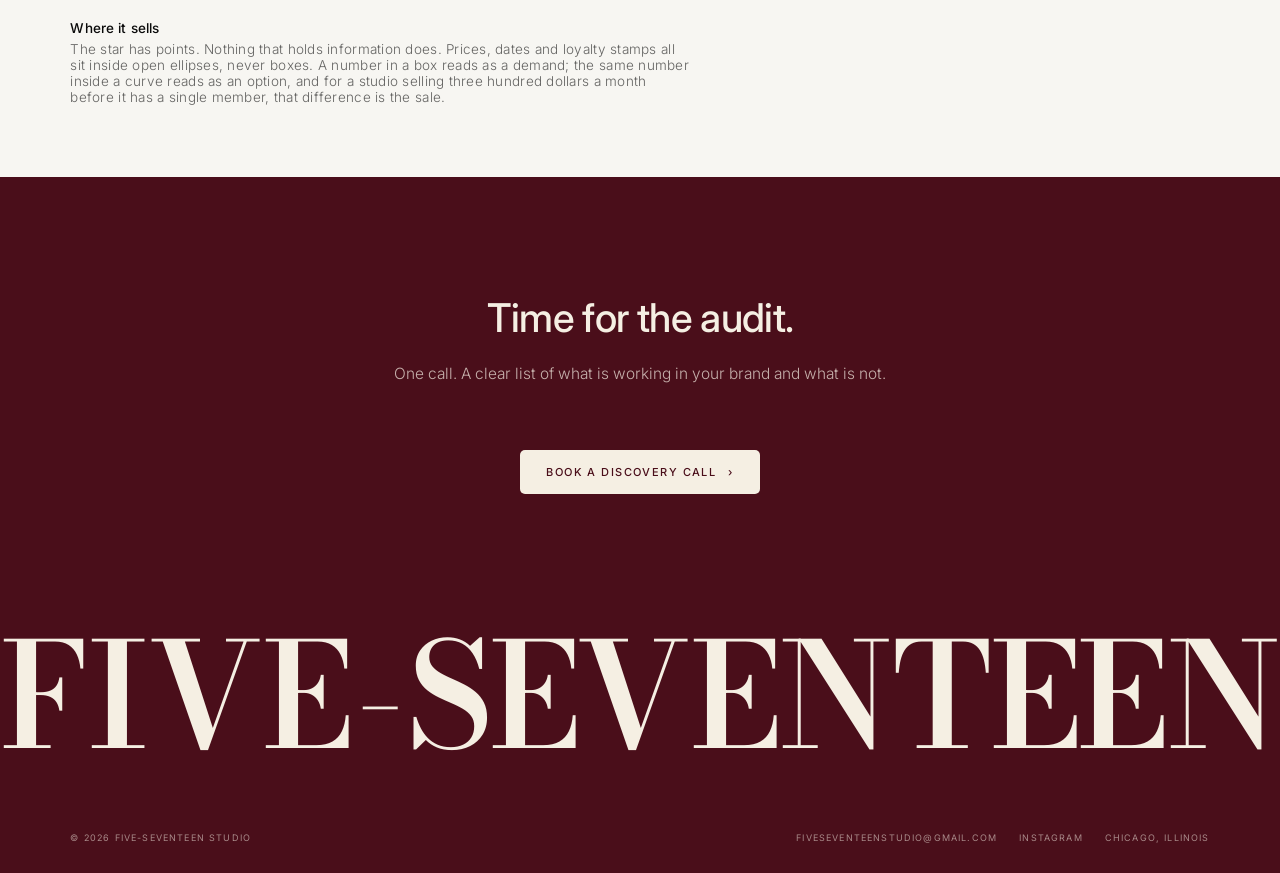
<file: luma.html>
<!DOCTYPE html>
<html lang="en">
<head>
<meta charset="UTF-8">
<meta name="viewport" content="width=device-width, initial-scale=1.0">
<title>Luma Studio &middot; Five-Seventeen Studio</title>
<meta name="description" content="Visual identity and social system for Luma Studio, a yoga studio built on calm rather than push. By Five-Seventeen.">
<meta name="robots" content="index, follow">

<meta property="og:title" content="Luma Studio &middot; Five-Seventeen Studio">
<meta property="og:description" content="A studio that does not push. The feed had to match the room.">
<meta property="og:type" content="article">
<meta property="og:url" content="https://five-seventeen.com/luma">

<link rel="preconnect" href="https://fonts.googleapis.com">
<link rel="preconnect" href="https://fonts.gstatic.com" crossorigin>
<link href="https://fonts.googleapis.com/css2?family=Bodoni+Moda:ital,opsz,wght@0,6..96,400;0,6..96,500;0,6..96,600;0,6..96,700&family=Inter:wght@300;400;500;600&display=swap" rel="stylesheet">

<style>
*,*::before,*::after{box-sizing:border-box;margin:0;padding:0}
:root{
  --off:#F7F6F2;--cherry:#4a0e1a;--cream:#f5efe3;--ink:#0A0A0A;
  --ink-60:rgba(10,10,10,.62);--ink-40:rgba(10,10,10,.40);--rule:rgba(10,10,10,.12);
  --fd:'Bodoni Moda',Georgia,serif;--fb:'Inter',sans-serif;
  --pad:clamp(24px,5.5vw,72px);--navgap:clamp(30px,4.2vw,64px);
  --ease:cubic-bezier(.16,1,.3,1);--opsz:14;

  /* PALETA DE LUMA. Valores leidos de los assets. Ajustar si tienes los exactos. */
  --l-blue:#6D8BA6;
  --l-sand:#EDEAE4;
  --l-ink:#2E2D2B;
  --l-white:#F7F5F1;
}
html{scroll-behavior:auto}
html.ready{scroll-behavior:smooth}
body{font-family:var(--fb);background:var(--off);color:var(--ink);overflow-x:hidden;-webkit-font-smoothing:antialiased;text-rendering:optimizeLegibility}
img,video{display:block;max-width:100%}
a{color:inherit}
::selection{background:var(--cherry);color:var(--cream)}
::-webkit-scrollbar{width:2px}
::-webkit-scrollbar-thumb{background:var(--cherry)}

nav{position:fixed;top:0;left:0;right:0;z-index:100;display:flex;align-items:center;gap:var(--navgap);padding:26px var(--pad);background:rgba(247,246,242,0);transition:background .45s var(--ease),border-color .45s var(--ease),padding .45s var(--ease);border-bottom:.5px solid transparent}
nav.stuck{background:rgba(247,246,242,.94);backdrop-filter:blur(12px);border-bottom-color:var(--rule);padding:18px var(--pad)}
.brand{display:inline-flex;align-items:center;text-decoration:none;line-height:0;margin-right:auto}
.brand img{height:34px;width:auto;transition:height .45s var(--ease)}
nav.stuck .brand img{height:28px}
.nav-links{display:flex;gap:var(--navgap);list-style:none}
.nav-links a{font-size:14px;font-weight:400;letter-spacing:.075em;text-decoration:none;position:relative;padding-bottom:4px}
.nav-links a::after{content:"";position:absolute;left:0;bottom:0;width:0;height:.5px;background:currentColor;transition:width .4s var(--ease)}
.nav-links a:hover::after,.nav-links a[aria-current="page"]::after{width:100%}
.btn-call{display:inline-flex;align-items:center;gap:12px;background:var(--cherry);color:var(--cream);text-decoration:none;font-size:11px;font-weight:500;letter-spacing:.13em;text-transform:uppercase;padding:15px 24px;border-radius:5px;transition:gap .4s var(--ease)}
.btn-call:hover{gap:18px}
.btn-call .ar{font-size:13px;line-height:1}
.nav-toggle{display:none;background:none;border:none;cursor:pointer;padding:6px}
.nav-toggle span{display:block;width:22px;height:.5px;background:var(--ink);transition:transform .35s var(--ease)}
.nav-toggle span+span{margin-top:6px}

.rise{overflow:hidden;display:block}
.rise>span{display:block;transform:translateY(105%);transition:transform 1s var(--ease)}
.rise.vis>span{transform:translateY(0)}
.fade{opacity:0;transform:translateY(18px);transition:opacity .9s var(--ease),transform .9s var(--ease)}
.fade.vis{opacity:1;transform:translateY(0)}
.lede{font-size:18px;font-weight:300;line-height:1.72;color:var(--ink-60);letter-spacing:.003em}
.lede+.lede{margin-top:22px}
.wrap{max-width:1500px;margin:0 auto}

/* ---- Hero contenido ---- */
.hero{padding:calc(var(--pad) + 84px) var(--pad) clamp(20px,4vh,44px)}
.hero-frame{max-width:min(760px,58vw);margin:0 auto;aspect-ratio:16/9;overflow:hidden;background:var(--l-blue);position:relative}
.hero-frame video,.hero-frame img{width:100%;height:100%;object-fit:cover;display:block}
.hero-frame::after{content:"";position:absolute;inset:0;background:var(--off);transform:scaleY(1);transform-origin:top;animation:plateOpen 1.1s var(--ease) forwards .25s}
@keyframes plateOpen{to{transform:scaleY(0)}}
.hero-cap{text-align:center;font-size:11px;font-weight:500;letter-spacing:.24em;text-transform:uppercase;color:var(--ink-60);padding:0 var(--pad) clamp(56px,9vh,110px);opacity:0;animation:capIn .8s var(--ease) forwards 1.2s}
@keyframes capIn{to{opacity:1}}
@media (max-width:860px){.hero-frame{max-width:100%}}

.lead{padding:0 var(--pad) clamp(70px,11vh,140px)}
.lead .eyebrow{font-size:11px;font-weight:600;letter-spacing:.26em;text-transform:uppercase;margin-bottom:clamp(26px,4vh,40px)}
.tags{display:flex;flex-wrap:wrap;gap:clamp(26px,4.2vw,58px);margin-bottom:clamp(32px,4.6vh,50px)}
.tags span{font-size:13.5px;font-weight:400;letter-spacing:.045em;color:var(--ink-60)}
.lead .lede{max-width:1030px}

/* ---- Bloques ---- */
.board{display:block;width:100%}
.board img,.board video{width:100%;height:auto}
.cap{padding:20px var(--pad) clamp(56px,8vh,96px);font-size:13.5px;font-weight:300;letter-spacing:.02em;color:var(--ink-60);max-width:760px}
.cap strong{font-weight:500;color:var(--ink);display:block;margin-bottom:5px;letter-spacing:.01em}

/* rejilla para las piezas verticales de feed y stories */
.grid3{display:grid;grid-template-columns:repeat(3,minmax(0,1fr));gap:clamp(14px,2.4vw,34px);padding:0 var(--pad)}
.grid2{display:grid;grid-template-columns:repeat(2,minmax(0,1fr));gap:clamp(16px,2.8vw,40px);padding:0 var(--pad)}
.grid3 .cell,.grid2 .cell{position:relative;overflow:hidden}
.grid3 .cell{aspect-ratio:4/5}
.grid2 .cell{aspect-ratio:4/5}
.grid3 img,.grid2 img{width:100%;height:100%;object-fit:cover}

/* ---- Placeholder de asset pendiente ---- */
.slot{
  position:relative;width:100%;height:100%;min-height:100%;aspect-ratio:16/9;
  background:repeating-linear-gradient(45deg,#EDEAE4 0 14px,#F2EFE9 14px 28px);
  display:flex;flex-direction:column;align-items:center;justify-content:center;gap:8px;
  border:.5px solid var(--rule);
}
.grid3 .slot,.grid2 .slot{aspect-ratio:auto;position:absolute;inset:0}
.slot b{font-family:var(--fd);font-optical-sizing:none;font-variation-settings:"opsz" var(--opsz);font-style:italic;font-weight:500;font-size:clamp(16px,2vw,28px);color:var(--ink-40);text-align:center;padding:0 12px}
.slot span{font-size:10px;font-weight:500;letter-spacing:.18em;text-transform:uppercase;color:var(--ink-40);text-align:center}


/* ---- Campos de color construidos en CSS. El logo va vectorial encima ---- */
.field{display:flex;align-items:center;justify-content:center;width:100%;aspect-ratio:16/9;overflow:hidden}
.field.blue{background:var(--l-blue)}
.field.sand{background:var(--l-sand)}
.field.ink{background:var(--l-ink)}
.field img{width:auto;height:auto;max-width:46%;max-height:56%}
.field.tight img{max-width:30%;max-height:52%}
.field.mark svg{width:16%;height:auto;fill:var(--l-white)}

/* ---- Las cuatro versiones del icono, generadas por CSS ---- */
.ways{display:grid;grid-template-columns:repeat(4,minmax(0,1fr));padding:0 var(--pad)}
.way{aspect-ratio:1/1;display:flex;align-items:center;justify-content:center}
.way svg{width:38%;height:auto}
.way.a{background:var(--l-blue)}   .way.a svg{fill:var(--l-white)}
.way.b{background:var(--l-ink)}    .way.b svg{fill:var(--l-white)}
.way.c{background:var(--l-sand)}   .way.c svg{fill:var(--l-ink)}
.way.d{background:var(--l-white)}  .way.d svg{fill:var(--l-blue)}

/* ---- Muestrario: tablero de ajedrez, todas las marcas al mismo tamano ----
   Se usa mask en vez de <img> para poder colorear cualquier marca sobre
   cualquier fondo, sin depender del relleno que trae el archivo. */
.marks{display:grid;grid-template-columns:repeat(7,minmax(0,1fr));padding:0 var(--pad)}
.mcell{aspect-ratio:1/1;display:flex;align-items:center;justify-content:center}
.mcell.blue{background:var(--l-blue)}
.mcell.sand{background:var(--l-sand)}
.mk{width:54%;height:54%;display:block}
.mcell.blue .mk{fill:var(--l-white)}
.mcell.sand .mk{fill:var(--l-ink)}

/* ---- Tarjetas: completas sobre un campo, sin recorte ---- */
.cards{display:grid;grid-template-columns:1fr 1fr;gap:clamp(14px,2.2vw,30px);padding:0 var(--pad)}
.cards .c{
  aspect-ratio:4/3;background:var(--l-sand);
  display:flex;align-items:center;justify-content:center;
  padding:clamp(18px,4.5%,58px);
}
.cards img{width:100%;height:auto;max-height:100%;object-fit:contain}

/* ---- Piezas verticales 9:16 para stories ---- */
.grid3.tall .cell{aspect-ratio:9/16}

/* ---- Paleta ---- */
.swatches{display:grid;grid-template-columns:repeat(4,minmax(0,1fr));gap:clamp(10px,1.6vw,22px);padding:0 var(--pad)}
.sw i{display:block;aspect-ratio:1/1;border-radius:2px}
.sw b{display:block;font-size:11px;font-weight:500;letter-spacing:.09em;margin-top:11px}
.sw span{display:block;font-size:10.5px;font-weight:300;color:var(--ink-60);letter-spacing:.03em;margin-top:2px}

/* ---- Cierre ---- */
.link-cta{display:inline-flex;align-items:center;gap:11px;text-decoration:none;color:var(--cherry);font-size:12.5px;font-weight:500;letter-spacing:.17em;text-transform:uppercase;transition:gap .4s var(--ease)}
.link-cta:hover{gap:17px}
.link-cta .ar{font-size:14px;line-height:1}

.close{background:var(--cherry);color:var(--cream);padding:clamp(80px,13vh,160px) var(--pad) 0;text-align:center}
.close h2{font-family:var(--fb);font-weight:500;font-size:clamp(25px,3.1vw,42px);letter-spacing:-.016em;margin-bottom:18px}
.close p{font-size:15.5px;font-weight:300;line-height:1.75;color:rgba(245,239,227,.72);max-width:50ch;margin:0 auto clamp(44px,7vh,72px)}
.btn-ghost{display:inline-flex;align-items:center;gap:12px;background:var(--cream);color:var(--cherry);text-decoration:none;font-size:11px;font-weight:500;letter-spacing:.13em;text-transform:uppercase;padding:15px 26px;border-radius:5px;transition:gap .4s var(--ease)}
.btn-ghost:hover{gap:18px}
.wm{margin:clamp(60px,10vh,120px) calc(var(--pad) * -1) 0;display:block;overflow:hidden}
.wm svg{width:100%;height:auto;display:block;opacity:0;transform:translateY(6%);transition:opacity 1.1s var(--ease),transform 1.1s var(--ease)}
.wm.vis svg{opacity:1;transform:translateY(0)}
.colophon{background:var(--cherry);color:rgba(245,239,227,.55);padding:26px var(--pad) 30px;display:flex;justify-content:space-between;gap:18px;flex-wrap:wrap;font-size:9px;letter-spacing:.13em;text-transform:uppercase}
.colophon a{text-decoration:none;transition:color .25s}
.colophon a:hover{color:var(--cream)}
.colophon .r{display:flex;gap:22px;flex-wrap:wrap}

@media (max-width:860px){
  nav{gap:0}
  .nav-links{position:fixed;inset:0;background:var(--off);flex-direction:column;justify-content:center;align-items:center;gap:34px;z-index:90;display:none}
  .nav-links.open{display:flex}
  .nav-links a{font-size:18px;letter-spacing:.06em}
  .btn-call{display:none}
  .nav-toggle{display:block}
  .brand img{height:26px}
  .nav-toggle.open span:nth-child(1){transform:translateY(3px) rotate(45deg)}
  .nav-toggle.open span:nth-child(2){transform:translateY(-3px) rotate(-45deg)}
  .swatches{grid-template-columns:repeat(2,minmax(0,1fr));gap:14px}
  .grid3{grid-template-columns:1fr 1fr;gap:12px}
  .marks{grid-template-columns:repeat(4,minmax(0,1fr))}
  .cards{grid-template-columns:1fr}
  .grid3 .cell:last-child{grid-column:1/-1;max-width:52%;margin:0 auto}
  .grid2{grid-template-columns:1fr;gap:16px}
    .colophon{flex-direction:column;gap:12px}
}
@media (prefers-reduced-motion:reduce){
  *{animation:none!important}
  .rise>span{transform:none!important}
  .fade{opacity:1!important;transform:none!important}
  .wm svg{opacity:1!important;transform:none!important}
}
</style>
</head>
<body>

<script>
  if ('scrollRestoration' in history) history.scrollRestoration = 'manual';
  scrollTo(0,0);
</script>

<nav id="nav">
  <a href="index.html" class="brand" aria-label="Five-Seventeen Studio">
    <img src="fs-mono-brown.png" alt="Five-Seventeen Studio">
  </a>
  <ul class="nav-links" id="navlinks">
    <li><a href="work.html" aria-current="page">Work</a></li>
    <li><a href="services.html">Services</a></li>
    <li><a href="studio.html">Studio</a></li>
    <li><a href="contact.html">Contact</a></li>
  </ul>
  <a href="book.html" class="btn-call">Book a Discovery Call <span class="ar">&rsaquo;</span></a>
  <button class="nav-toggle" id="toggle" aria-label="Menu"><span></span><span></span></button>
</nav>

<!-- =========================================================
     01 · APERTURA        →  images/luma/hero.webp  (16:9)
     El wordmark sobre azul, o el escaparate.
     ========================================================= -->
<div class="hero">
  <div class="hero-frame">
    <div class="field blue"><img src="images/luma/luma-wordmark.svg" alt="Luma Studio"></div>
  </div>
</div>
<p class="hero-cap">Luma Studio &nbsp;&middot;&nbsp; Wellness &nbsp;&middot;&nbsp; 2026</p>

<!-- ========== 02 · INTRO ========== -->
<header class="lead">
  <div class="wrap">
    <p class="eyebrow"><span class="rise" id="h1"><span>Luma Studio</span></span></p>

    <div class="tags fade">
      <span>[visual identity]</span>
      <span>[social media]</span>
    </div>

    <p class="lede fade">Luma means light. The studio was opening with a name and nothing else, so the first decision was which light it would be.</p>
    <p class="lede fade">The answer was the blue hour. Not noon. The half hour before the day turns on, or the one after it shuts off. Light that tells you the rush is over, or that you have a moment to yourself before it starts. It is the same hour a class is supposed to produce inside the person taking it.</p>
    <p class="lede fade">Everything after that descends from the hour. The palette is a room at dawn, cool and low. The type is Ivy Presto, a high contrast serif in a category that defaults to geometric sans. And a four pointed star stands in for the light wherever the name does not fit.</p>
    <p class="lede fade">The space around all of it is the material, not the leftover. Most wellness brands fill the frame; Luma leaves it open, and the emptiness has to read as deliberate rather than unfinished. That was the real test. A studio can feel calm in the room and read as having nothing to say on a phone, and for a studio that has not opened yet, that gap is the whole risk.</p>
  </div>
</header>

<!-- =========================================================
     03 · WORDMARK        →  images/luma/wordmark.webp  (16:9)
     ========================================================= -->
<div class="board fade"><div class="field blue"><img src="images/luma/luma-wordmark.svg" alt="Luma Studio wordmark"></div></div>
<div class="board fade"><div class="field ink tight"><img src="images/luma/luma-stacked.svg" alt="Luma Studio stacked"></div></div>
<div class="board fade"><div class="field blue mark"><svg viewBox="0 0 250 250" xmlns="http://www.w3.org/2000/svg"><g> <g> <path d="M125,250C56.07,250,0,193.93,0,125S56.07,0,125,0s125,56.07,125,125-56.07,125-125,125ZM125,1.55C56.93,1.55,1.55,56.93,1.55,125s55.38,123.45,123.45,123.45,123.45-55.38,123.45-123.45S193.07,1.55,125,1.55Z"/> <path d="M191.75,122.12c-42.06,1.82-68.05-36.17-70.27-102.71,2.22,66.54-21.17,106.66-63.23,108.47,42.06-1.82,68.05,36.17,70.27,102.71-2.22-66.54,21.17-106.66,63.23-108.47Z"/> </g> </g></svg></div></div>
<p class="cap fade"><strong>The wordmark</strong>Two cuts of Ivy Presto set without a gap between them. The roman says the name, the italic says what it is, and the star closes the line where a period would otherwise sit. Ivy Presto was chosen against the reflex of the sector: its proportions are drawn for screen and print at once, so the name holds on a window decal and in a profile picture without a second version.</p>

<!-- =========================================================
     04 · MARCA           →  images/luma/mark.webp        (16:9)
                          →  images/luma/mark-colors.webp (panoramica, ~3.5:1)
     ========================================================= -->
<div class="ways fade">
  <div class="way a"><svg viewBox="0 0 250 250"><path d="M125,250C56.07,250,0,193.93,0,125S56.07,0,125,0s125,56.07,125,125-56.07,125-125,125ZM125,1.55C56.93,1.55,1.55,56.93,1.55,125s55.38,123.45,123.45,123.45,123.45-55.38,123.45-123.45S193.07,1.55,125,1.55Z"/><path d="M191.75,122.12c-42.06,1.82-68.05-36.17-70.27-102.71,2.22,66.54-21.17,106.66-63.23,108.47,42.06-1.82,68.05,36.17,70.27,102.71-2.22-66.54,21.17-106.66,63.23-108.47Z"/></svg></div>
  <div class="way b"><svg viewBox="0 0 250 250"><path d="M125,250C56.07,250,0,193.93,0,125S56.07,0,125,0s125,56.07,125,125-56.07,125-125,125ZM125,1.55C56.93,1.55,1.55,56.93,1.55,125s55.38,123.45,123.45,123.45,123.45-55.38,123.45-123.45S193.07,1.55,125,1.55Z"/><path d="M191.75,122.12c-42.06,1.82-68.05-36.17-70.27-102.71,2.22,66.54-21.17,106.66-63.23,108.47,42.06-1.82,68.05,36.17,70.27,102.71-2.22-66.54,21.17-106.66,63.23-108.47Z"/></svg></div>
  <div class="way c"><svg viewBox="0 0 250 250"><path d="M125,250C56.07,250,0,193.93,0,125S56.07,0,125,0s125,56.07,125,125-56.07,125-125,125ZM125,1.55C56.93,1.55,1.55,56.93,1.55,125s55.38,123.45,123.45,123.45,123.45-55.38,123.45-123.45S193.07,1.55,125,1.55Z"/><path d="M191.75,122.12c-42.06,1.82-68.05-36.17-70.27-102.71,2.22,66.54-21.17,106.66-63.23,108.47,42.06-1.82,68.05,36.17,70.27,102.71-2.22-66.54,21.17-106.66,63.23-108.47Z"/></svg></div>
  <div class="way d"><svg viewBox="0 0 250 250"><path d="M125,250C56.07,250,0,193.93,0,125S56.07,0,125,0s125,56.07,125,125-56.07,125-125,125ZM125,1.55C56.93,1.55,1.55,56.93,1.55,125s55.38,123.45,123.45,123.45,123.45-55.38,123.45-123.45S193.07,1.55,125,1.55Z"/><path d="M191.75,122.12c-42.06,1.82-68.05-36.17-70.27-102.71,2.22,66.54-21.17,106.66-63.23,108.47,42.06-1.82,68.05,36.17,70.27,102.71-2.22-66.54,21.17-106.66,63.23-108.47Z"/></svg></div>
</div>
<p class="cap fade"><strong>The mark</strong>The name means light, so the mark is light. A four pointed star drawn on a single line weight, held inside a circle that keeps it from drifting when it sits alone. Four colorways, because the studio prints on blue, on black, on sand and on white, and a mark that only works on one of them is half a mark.</p>

<!-- =========================================================
     05 · PALETA
     Hex leidos de los assets. Corregir si tienes los exactos.
     ========================================================= -->
<div class="swatches fade">
  <div class="sw"><i style="background:var(--l-blue)"></i><b>Blue</b><span>#6D8BA6</span></div>
  <div class="sw"><i style="background:var(--l-sand)"></i><b>Sand</b><span>#EDEAE4</span></div>
  <div class="sw"><i style="background:var(--l-ink)"></i><b>Ink</b><span>#2E2D2B</span></div>
  <div class="sw"><i style="background:var(--l-white);box-shadow:inset 0 0 0 .5px rgba(10,10,10,.1)"></i><b>Off white</b><span>#F7F5F1</span></div>
</div>
<p class="cap fade" style="padding-top:26px"><strong>The palette</strong>The blue is the hour itself, taken low and cool rather than bright. It carries the pieces someone has to find quickly: the schedule, the tiers, the offer. Sand carries everything meant to be read slowly. There is no accent color, because a fifth voice would undo the first four.</p>


<!-- ========== 05b · MUESTRARIO DE ILUSTRACION ========== -->
<div class="marks fade">
  <div class="mcell blue"><svg class="mk" viewBox="0 0 674.9 507.88" xmlns="http://www.w3.org/2000/svg"><g> <g> <path d="M81.07,507.88c-34.17,0-58.69-9.34-71.43-27.81-21.3-30.87-7.05-83.48,40.12-148.12,46.97-64.37,120.92-132.99,208.21-193.21,87.29-60.22,177.7-104.98,254.56-126.03,77.19-21.14,131.42-15.78,152.72,15.09,21.3,30.87,7.05,83.48-40.12,148.12-46.97,64.37-120.92,132.99-208.21,193.21-87.29,60.22-177.7,104.98-254.56,126.03-31.02,8.5-58.33,12.71-81.29,12.71ZM110.75,263.73c-22.79,23.28-42.79,46.59-59.41,69.36-22.73,31.15-37.84,59.57-44.91,84.45-7.27,25.59-5.65,46.26,4.82,61.42,10.46,15.17,29.21,24.02,55.71,26.32,25.77,2.23,57.7-1.81,94.9-11.99,27.16-7.44,56.03-17.85,85.85-30.87-28.87,12.51-56.82,22.55-83.16,29.76-76.23,20.88-129.8,15.58-150.84-14.91-21.04-30.5-6.96-82.45,39.63-146.3,16.11-22.08,35.44-44.67,57.42-67.24ZM590.39,5.14c-22.67,0-49.34,4.16-79.52,12.43-75.7,20.73-164.77,64.84-250.81,124.19-86.04,59.35-158.9,126.96-205.16,190.36-22.45,30.77-37.37,58.83-44.35,83.4-7.18,25.27-5.58,45.68,4.75,60.65,10.33,14.98,28.84,23.72,55.01,25.98,25.45,2.2,56.98-1.78,93.71-11.84,75.7-20.73,164.77-64.84,250.81-124.19,86.04-59.35,158.9-126.96,205.16-190.36,22.45-30.77,37.37-58.83,44.35-83.4,7.18-25.27,5.58-45.68-4.75-60.65s-28.84-23.72-55.01-25.98c-4.54-.39-9.27-.59-14.19-.59ZM415.94,367.72l.43.62-.43-.62h0ZM590.64,3.14c33.75,0,57.97,9.22,70.55,27.46,21.04,30.5,6.96,82.45-39.62,146.3-16.12,22.09-35.46,44.69-57.45,67.27,22.8-23.29,42.82-46.61,59.44-69.39,22.73-31.15,37.84-59.57,44.91-84.45,7.27-25.59,5.65-46.26-4.82-61.42-10.46-15.17-29.21-24.02-55.71-26.32-25.77-2.23-57.7,1.8-94.9,11.99-27.16,7.44-56.03,17.85-85.86,30.87,28.87-12.51,56.83-22.55,83.16-29.76,30.63-8.39,57.61-12.55,80.28-12.55ZM259.08,140.34l.43.62-.43-.62h0Z"/> <path d="M561.84,288.34c-31.49,1.36-50.95-27.09-52.61-76.91,1.66,49.82-15.85,79.86-47.35,81.22,31.49-1.36,50.95,27.09,52.61,76.91-1.66-49.82,15.85-79.86,47.35-81.22Z"/> <path d="M604.28,231.05c-17.31.75-28-14.88-28.91-42.26.91,27.38-8.71,43.89-26.02,44.63,17.31-.75,28,14.88,28.91,42.26-.91-27.38,8.71-43.89,26.02-44.63Z"/> <path d="M83.1,332.76c-17.31.75-28-14.88-28.91-42.26.91,27.38-8.71,43.89-26.02,44.63,17.31-.75,28,14.88,28.91,42.26-.91-27.38,8.71-43.89,26.02-44.63Z"/> <circle cx="32.34" cy="361.08" r="6.18"/> </g> </g></svg></div>
  <div class="mcell sand"><svg class="mk" viewBox="0 0 335.03 530" xmlns="http://www.w3.org/2000/svg"><g> <g> <path d="M335.03,257.77C229.47,262.33,164.25,166.99,158.69,0,164.25,166.99,105.56,267.67,0,272.23c105.56-4.56,170.78,90.78,176.35,257.77-5.56-166.99,53.13-267.67,158.69-272.23Z"/> <circle cx="255.48" cy="146.39" r="27.09"/> </g> </g></svg></div>
  <div class="mcell blue"><svg class="mk" viewBox="0 0 343.36 520" xmlns="http://www.w3.org/2000/svg"><g> <g> <path d="M298.05,229.32C204.14,233.37,146.12,148.55,141.17,0,146.12,148.55,93.91,238.12,0,242.18c93.91-4.05,151.93,80.76,156.88,229.32-4.95-148.55,47.26-238.12,141.17-242.18Z"/> <path d="M343.36,407.71c-43.54,1.88-70.45-37.45-72.74-106.33,2.3,68.88-21.91,110.41-65.46,112.29,43.54-1.88,70.45,37.45,72.74,106.33-2.3-68.88,21.91-110.41,65.46-112.29Z"/> <path d="M315.75,75.88c-26.14,1.13-42.3-22.49-43.68-63.84,1.38,41.36-13.16,66.3-39.3,67.42,26.14-1.13,42.3,22.49,43.68,63.84-1.38-41.36,13.16-66.3,39.3-67.42Z"/> </g> </g></svg></div>
  <div class="mcell sand"><svg class="mk" viewBox="0 0 320.2 506.54" xmlns="http://www.w3.org/2000/svg"><g> <g> <path d="M0,260.18c100.88-4.35,163.22,86.77,168.54,246.36-5.32-159.59,50.78-255.82,151.66-260.18C219.32,250.71,156.98,159.59,151.66,0,156.98,159.59,100.88,255.82,0,260.18Z"/> <circle cx="76.03" cy="366.63" r="25.89"/> </g> </g></svg></div>
  <div class="mcell blue"><svg class="mk" viewBox="0 0 423.68 516.69" xmlns="http://www.w3.org/2000/svg"><g> <g> <g> <path d="M379.5,486.35c-53.68,0-145.23-74.75-221.88-185.86-43.4-62.92-75.66-128.07-90.83-183.47-15.24-55.63-11.37-94.72,10.88-110.07,22.25-15.35,60.17-5.08,106.76,28.92,46.4,33.86,95.85,87.15,139.25,150.07,43.4,62.92,75.66,128.07,90.83,183.47,15.24,55.63,11.37,94.72-10.88,110.07-6.73,4.65-14.88,6.87-24.13,6.87ZM233,391.68c55.3,58.07,109.75,93.36,146.24,93.37,9.06,0,17.01-2.17,23.6-6.72,21.73-14.99,25.39-53.54,10.32-108.55-5.36-19.57-12.87-40.38-22.25-61.87,9.02,20.8,16.25,40.95,21.45,59.93,15.05,54.94,11.23,93.55-10.75,108.71-6.65,4.59-14.69,6.79-23.84,6.79-36.3,0-90.14-34.61-144.78-91.66ZM103.78,4.39c-9.03,0-16.86,2.2-23.3,6.64-21.45,14.8-25.07,52.87-10.19,107.19,14.94,54.56,46.73,118.76,89.51,180.77,75.43,109.35,165.32,183.03,217.72,183.04,8.95,0,16.8-2.15,23.3-6.63,21.45-14.8,25.07-52.87,10.19-107.19-14.94-54.56-46.73-118.76-89.51-180.77S230,72.91,184.3,39.57C152.46,16.33,124.84,4.39,103.78,4.39ZM102.06,1.38c-9.15,0-17.08,2.22-23.6,6.72-21.73,14.99-25.39,53.54-10.32,108.55,5.37,19.59,12.88,40.41,22.27,61.92-9.03-20.82-16.26-40.99-21.47-59.98-15.05-54.94-11.23-93.55,10.75-108.71,21.98-15.17,59.43-5.02,105.44,28.56,15.92,11.62,32.21,25.56,48.48,41.4-16.79-16.43-33.59-30.86-50.01-42.84C151.35,13.47,123.39,1.38,102.06,1.38Z"/> <path d="M265.44,81.48c.98,22.7-19.52,36.72-55.43,37.92,35.91-1.2,57.56,11.42,58.54,34.12-.98-22.7,19.52-36.72,55.43-37.92-35.91,1.2-57.56-11.42-58.54-34.12Z"/> <path d="M224.15,50.89c.54,12.47-10.73,20.18-30.46,20.84,19.73-.66,31.63,6.28,32.17,18.75-.54-12.47,10.73-20.18,30.46-20.84-19.73.66-31.63-6.28-32.17-18.75Z"/> <path d="M297.46,426.54c.54,12.47-10.73,20.18-30.46,20.84,19.73-.66,31.63,6.28,32.17,18.75-.54-12.47,10.73-20.18,30.46-20.84-19.73.66-31.63-6.28-32.17-18.75Z"/> <circle cx="317.87" cy="463.12" r="4.45"/> </g> <path d="M322.19,516.69c-21.94,0-50.06-11.5-82.15-33.97-46.93-32.86-96.83-85.28-140.51-147.6C55.85,272.79,23.6,208,8.72,152.68-6.24,97.06-1.84,57.57,21.11,41.48c22.96-16.09,61.58-6.76,108.76,26.28,46.93,32.86,96.83,85.28,140.51,147.6s75.94,127.11,90.82,182.43c14.96,55.62,10.56,95.11-12.4,111.2-7.34,5.15-16.29,7.69-26.61,7.69ZM47.72,35.61c-9.84,0-18.46,2.38-25.56,7.36C-.12,58.59-4.27,97.39,10.48,152.21c14.83,55.12,46.98,119.71,90.55,181.86,89.77,128.07,200.45,205.87,246.73,173.43l.52.75-.52-.75c22.28-15.62,26.43-54.41,11.68-109.23-14.83-55.12-46.98-119.71-90.55-181.86C192.91,108.01,101.94,35.61,47.72,35.61Z"/> </g> </g></svg></div>
  <div class="mcell sand"><svg class="mk" viewBox="0 0 169.69 510" xmlns="http://www.w3.org/2000/svg"><g> <g> <path d="M169.69,248.04C68.12,252.43,5.35,160.68,0,0c5.35,160.68,3.17,112.16,8.82,265.43,3.06,147.62,2.82,83.89,8.17,244.57-5.35-160.68,51.12-257.57,152.7-261.96Z"/> <circle cx="93.14" cy="140.87" r="26.06"/> </g> </g></svg></div>
  <div class="mcell blue"><svg class="mk" viewBox="0 0 645.49 494.47" xmlns="http://www.w3.org/2000/svg"><g> <g> <path d="M136.15,266.41c-30-4.7-42.98-35.26-35.09-82.63-7.89,47.37-30.14,72.42-60.14,67.73,30,4.7,42.98,35.26,35.09,82.63,7.89-47.37,30.14-72.42,60.14-67.73Z"/> <path d="M554.2,257.82c-16.67.72-26.98-14.34-27.85-40.72.88,26.38-8.39,42.28-25.07,43,16.67-.72,26.98,14.34,27.85,40.72-.88-26.38,8.39-42.28,25.07-43Z"/> <path d="M82.44,494.47c-34.24,0-59.03-9.49-72.16-28.22-21.51-30.68-9.03-82.31,35.13-145.38,43.92-62.73,113.99-129.43,197.3-187.82,83.31-58.39,169.91-101.5,243.86-121.4,74.34-20,127.13-14.11,148.64,16.57,21.51,30.68,9.03,82.31-35.13,145.38-43.92,62.73-113.99,129.43-197.3,187.82-83.31,58.39-169.91,101.5-243.86,121.4-28.95,7.79-54.64,11.65-76.48,11.65ZM12.28,464.85c20.88,29.78,72.73,35.33,146.01,15.62,73.68-19.82,160.01-62.8,243.09-121.04s152.94-124.72,196.7-187.22c43.53-62.16,56-112.8,35.13-142.58C612.33-.16,560.48-5.71,487.2,14.01c-73.68,19.82-160.01,62.8-243.09,121.04C72.92,255.03-31.08,402.98,12.28,464.85Z"/> </g> </g></svg></div>
  <div class="mcell sand"><svg class="mk" viewBox="0 0 328.71 520" xmlns="http://www.w3.org/2000/svg"><g> <g> <path d="M328.71,252.91c-103.57,4.47-167.56-89.07-173.02-252.91C161.15,163.84,103.57,262.62,0,267.09c103.57-4.47,167.56,89.07,173.02,252.91-5.46-163.84,52.13-262.62,155.69-267.09Z"/> <circle cx="256.56" cy="349.03" r="26.58"/> </g> </g></svg></div>
  <div class="mcell blue"><svg class="mk" viewBox="0 0 696.86 506.01" xmlns="http://www.w3.org/2000/svg"><g> <g> <circle cx="613.64" cy="12.55" r="9.72"/> <g> <circle cx="40.2" cy="496.29" r="9.72"/> <path d="M26.84,501.6c-11.64,0-19.67-2.89-23.76-8.73-12.26-17.49,12.37-59.09,69.35-117.15,56.66-57.72,138.58-125.06,230.66-189.6,92.08-64.54,183.32-118.58,256.91-152.15C634.01.21,681.52-8.76,693.78,8.73c12.26,17.49-12.37,59.09-69.35,117.15-56.66,57.72-138.58,125.06-230.66,189.6-92.08,64.54-183.32,118.58-256.91,152.15-49.28,22.48-86.81,33.97-110.01,33.97ZM4.65,491.76c11.5,16.4,59.39,6.97,131.4-25.88,73.49-33.52,164.62-87.49,256.61-151.97,91.99-64.48,173.81-131.73,230.39-189.38,55.44-56.48,80.65-98.29,69.15-114.69-11.5-16.4-59.39-6.97-131.4,25.88-73.49,33.52-164.62,87.49-256.61,151.97-91.99,64.48-173.81,131.73-230.39,189.38C18.36,433.55-6.84,475.35,4.65,491.76h0Z"/> <path d="M388.39,244.43c-25.18,4.01-43.45-17.04-49.41-56.91,5.95,39.88-5.33,65.64-30.51,69.65,25.18-4.01,43.45,17.04,49.41,56.91-5.95-39.88,5.33-65.64,30.51-69.65Z"/> </g> </g> </g></svg></div>
  <div class="mcell sand"><svg class="mk" viewBox="0 0 340.65 530.24" xmlns="http://www.w3.org/2000/svg"><g> <g> <path d="M87.36,3.28C96.55,104.41,139.55,412.84,0,530.24c139.55-117.4,265.55-134.94,340.65-47.42-75.1-87.52-24.12-301.11-36.6-482.81-15.76,184.52-197.99,113.28-216.7,3.28Z"/> <circle cx="206.12" cy="54.32" r="29.57"/> </g> </g></svg></div>
  <div class="mcell blue"><svg class="mk" viewBox="0 0 514.75 514.74" xmlns="http://www.w3.org/2000/svg"><g> <g> <g> <path d="M362.82,231.77c-78.36,3.38-126.77-67.39-130.9-191.35,4.13,123.96-39.44,198.7-117.79,202.08,78.36-3.38,126.77,67.39,130.9,191.35-4.13-123.96,39.44-198.7,117.79-202.08Z"/> <path d="M400.63,380.62c-36.33,1.57-58.78-31.25-60.7-88.72,1.92,57.48-18.29,92.13-54.62,93.7,36.33-1.57,58.78,31.25,60.7,88.72-1.92-57.48,18.29-92.13,54.62-93.7Z"/> <path d="M377.59,103.73c-21.82.94-35.29-18.76-36.44-53.27,1.15,34.51-10.98,55.32-32.8,56.26,21.82-.94,35.29,18.76,36.44,53.27-1.15-34.51,10.98-55.32,32.8-56.26Z"/> </g> <path d="M257.37,514.74c-68.75,0-133.38-26.77-181.99-75.38S0,326.12,0,257.37,26.77,123.99,75.38,75.38,188.63,0,257.37,0s133.38,26.77,181.99,75.38,75.38,113.24,75.38,181.99-26.77,133.38-75.38,181.99-113.24,75.38-181.99,75.38ZM257.37,4.74c-67.48,0-130.92,26.28-178.63,73.99C31.02,126.45,4.75,189.89,4.75,257.37s26.28,130.92,73.99,178.63c47.72,47.71,111.16,73.99,178.63,73.99s130.92-26.28,178.63-73.99c47.71-47.71,73.99-111.16,73.99-178.63s-26.28-130.92-73.99-178.63C388.29,31.02,324.85,4.74,257.37,4.74Z"/> </g> </g></svg></div>
  <div class="mcell sand"><svg class="mk" viewBox="0 0 278.98 520" xmlns="http://www.w3.org/2000/svg"><g> <g> <circle cx="139.49" cy="260" r="29.01"/> <path d="M42.65,114.75s-139.55,437.14,86.22,403.39C354.64,484.39,258.56,69.85,259.23,7.28s14.8,297.69-128.73,325.16c-97.49,18.66-98.2-179.36-87.84-217.69"/> </g> </g></svg></div>
  <div class="mcell blue"><svg class="mk" viewBox="0 0 503.65 503.67" xmlns="http://www.w3.org/2000/svg"><g> <g> <circle cx="411.24" cy="45.06" r="45.06"/> <path d="M252.39,422.48c-1.55-82.07-53.1-38.22-59.02-66.09-15.65-73.62,250.05-261.15,105.84-42.79-16.43,24.87-66.23,108.82,15.01,162.13,240.2,157.63,254.29-404.42,29.01-376.93C222.2,113.58,49.33,237.85,6.38,341.45c-17.44,42.08,2.07,90.69,43.95,108.6,100.04,42.78,202.74,8.8,202.05-27.58Z"/> </g> </g></svg></div>
  <div class="mcell sand"><svg class="mk" viewBox="0 0 715.8 517.43" xmlns="http://www.w3.org/2000/svg"><g> <g> <circle cx="346.79" cy="38.18" r="38.18"/> <path d="M447.69,85.39S-145.85,195.98,33.91,436.6c179.76,240.63,600.32-128.96,673.24-167.17,72.92-38.21-335.77,202.6-457.03,53.37-82.36-101.36,146.69-225.54,197.56-237.42"/> </g> </g></svg></div>
</div>
<p class="cap fade"><strong>The drawn system</strong>Fourteen marks on one line weight: six built from the star, eight from a body in motion. They exist so the brand can appear on a schedule, a corner, a stamp, without dragging the full name into places it does not fit. None of them is decoration. Each one is the smallest the brand can get and still be itself.</p>

<!-- =========================================================
     06 · PAPELERIA       →  images/luma/card-front.webp
                          →  images/luma/card-back.webp
                          →  images/luma/loyalty.webp
     ========================================================= -->
<div class="cards fade">
  <div class="c"><img src="images/luma/card-front.webp" alt="Luma business card, front" loading="lazy"></div>
  <div class="c"><img src="images/luma/card-back.webp" alt="Luma business card, back" loading="lazy"></div>
  <div class="c"><img src="images/luma/loyalty-front.webp" alt="Luma loyalty card, front" loading="lazy"></div>
  <div class="c"><img src="images/luma/loyalty-back.webp" alt="Luma loyalty card, back" loading="lazy"></div>
</div>
<p class="cap fade" style="padding-top:26px"><strong>In the hand</strong>The card holds the name on one face and the contact on the other, with the star cropped off the edge so the object reads as a brand before it reads as a phone number. The loyalty card turns the mark into the mechanic: eight orbits, one filled, and the reward is drawn rather than written.</p>

<!-- =========================================================
     07 · STORIES         →  images/luma/story-01.webp
                          →  images/luma/story-02.webp
                          →  images/luma/story-03.webp
     ========================================================= -->
<div class="grid3 tall fade">
  <div class="cell"><img src="images/luma/story-dimensions.webp" alt="Luma story, dimensions of wellness" loading="lazy"></div>
  <div class="cell"><img src="images/luma/story-offer.webp" alt="Luma story, special offer" loading="lazy"></div>
  <div class="cell"><img src="images/luma/story-schedule.webp" alt="Luma story, class schedule" loading="lazy"></div>
</div>
<p class="cap fade" style="padding-top:26px"><strong>The daily surface</strong>Stories are where a studio actually talks to the people who already came, so they got a system rather than a look: one for teaching, one for selling, one for the schedule. Each is editable in minutes, which is the only reason a template survives a full week of classes.</p>

<!-- =========================================================
     08 · FEED            →  images/luma/feed-01.webp  (WHY LUMA)
                          →  images/luma/feed-02.webp  (About us)
                          →  images/luma/feed-03.webp  (Wellness)
     ========================================================= -->
<div class="grid3 fade">
  <div class="cell"><img src="images/luma/feed-why.webp" alt="Why Luma" loading="lazy"></div>
  <div class="cell"><img src="images/luma/feed-about.webp" alt="About Luma" loading="lazy"></div>
  <div class="cell"><img src="images/luma/feed-wellness.webp" alt="Wellness editorial piece" loading="lazy"></div>
</div>
<p class="cap fade" style="padding-top:26px"><strong>The argument</strong>The feed says what the studio believes before anyone books. Photography drops to black and white when the subject is the practice itself, because removing the color removes the thing the eye reaches for first and leaves the light and the shape of the body. It stays in color when the subject is the room, which is the part a member is buying.</p>

<!-- =========================================================
     09 · COMERCIAL       →  images/luma/memberships.webp
                          →  images/luma/events.webp
                          →  images/luma/ritual.webp
     ========================================================= -->
<div class="grid3 fade">
  <div class="cell"><img src="images/luma/memberships.webp" alt="Luma memberships" loading="lazy"></div>
  <div class="cell"><img src="images/luma/events.webp" alt="Luma events schedule" loading="lazy"></div>
  <div class="cell"><img src="images/luma/ritual.webp" alt="Luma seven day reset ritual" loading="lazy"></div>
</div>
<p class="cap fade" style="padding-top:26px"><strong>Where it sells</strong>The star has points. Nothing that holds information does. Prices, dates and loyalty stamps all sit inside open ellipses, never boxes. A number in a box reads as a demand; the same number inside a curve reads as an option, and for a studio selling three hundred dollars a month before it has a single member, that difference is the sale.</p>


<!-- ========== CIERRE ========== -->
<section class="close">
  <h2 class="fade">Time for the audit.</h2>
  <p class="fade">One call. A clear list of what is working in your brand and what is not.</p>
  <div class="fade"><a href="book.html" class="btn-ghost">Book a Discovery Call <span class="ar">&rsaquo;</span></a></div>

  <div class="wm" id="wm" role="img" aria-label="Five-Seventeen">
    <svg id="wm-svg" viewBox="0 0 791.71 92" preserveAspectRatio="xMidYMid meet">
      <text id="wm-text" x="0" y="78.85" fill="#f5efe3" font-family="'Bodoni Moda', Georgia, serif" font-size="90.12" font-weight="600" style="font-variation-settings:'wght' 600,'opsz' 11">
        <tspan x="0" y="0">F</tspan><tspan x="54.56" y="0">I</tspan><tspan x="91.78" y="0">V</tspan><tspan x="162.07" y="0">E</tspan><tspan x="219.16" y="0">-</tspan><tspan x="251.11" y="0" style="letter-spacing:-.03em">SE</tspan><tspan x="356.27" y="0">V</tspan><tspan x="426.56" y="0">E</tspan><tspan x="481.4" y="0" style="letter-spacing:-.01em">NT</tspan><tspan x="611.84" y="0" style="letter-spacing:-.03em">EE</tspan><tspan x="721.51" y="0">N</tspan>
      </text>
    </svg>
  </div>
</section>

<footer class="colophon">
  <span>&copy; 2026 Five-Seventeen Studio</span>
  <span class="r">
    <a href="mailto:fiveseventeenstudio@gmail.com">fiveseventeenstudio@gmail.com</a>
    <a href="https://instagram.com/five_seventeenstudio" target="_blank" rel="noopener">Instagram</a>
    <span>Chicago, Illinois</span>
  </span>
</footer>

<script>
addEventListener('DOMContentLoaded', () => {
  scrollTo(0,0);
  document.documentElement.classList.add('ready');
  document.getElementById('h1').classList.add('vis');
});
const nav = document.getElementById('nav');
addEventListener('scroll', () => { nav.classList.toggle('stuck', scrollY > 40); }, {passive:true});
const io = new IntersectionObserver(es => {
  es.forEach(e => { if (e.isIntersecting) { e.target.classList.add('vis'); io.unobserve(e.target); } });
}, {threshold:.12, rootMargin:'0px 0px -50px 0px'});
document.querySelectorAll('.fade').forEach(el => io.observe(el));

const vio = new IntersectionObserver(es => {
  es.forEach(e => {
    const v = e.target;
    if (e.isIntersecting) { if (!v.src && v.dataset.src) v.src = v.dataset.src; v.play().catch(()=>{}); }
    else v.pause();
  });
}, {threshold:.2});
document.querySelectorAll('.board video').forEach(v => vio.observe(v));

new IntersectionObserver((es,o) => {
  es.forEach(e => { if (e.isIntersecting) { e.target.classList.add('vis'); o.unobserve(e.target); } });
}, {threshold:.25}).observe(document.getElementById('wm'));
function fitWordmark(){
  const t = document.getElementById('wm-text'), s = document.getElementById('wm-svg');
  if (!t || !s) return;
  try { const b = t.getBBox(); if (b.width > 0) s.setAttribute('viewBox', `${b.x} ${b.y} ${b.width} ${b.height}`); } catch(e){}
}
(document.fonts ? document.fonts.ready : Promise.resolve()).then(fitWordmark);
const tg = document.getElementById('toggle'), nl = document.getElementById('navlinks');
tg.addEventListener('click', () => {
  const open = nl.classList.toggle('open');
  tg.classList.toggle('open', open);
  document.body.style.overflow = open ? 'hidden' : '';
});
nl.querySelectorAll('a').forEach(a => a.addEventListener('click', () => {
  nl.classList.remove('open'); tg.classList.remove('open'); document.body.style.overflow = '';
}));
</script>
</body>
</html>
</file>
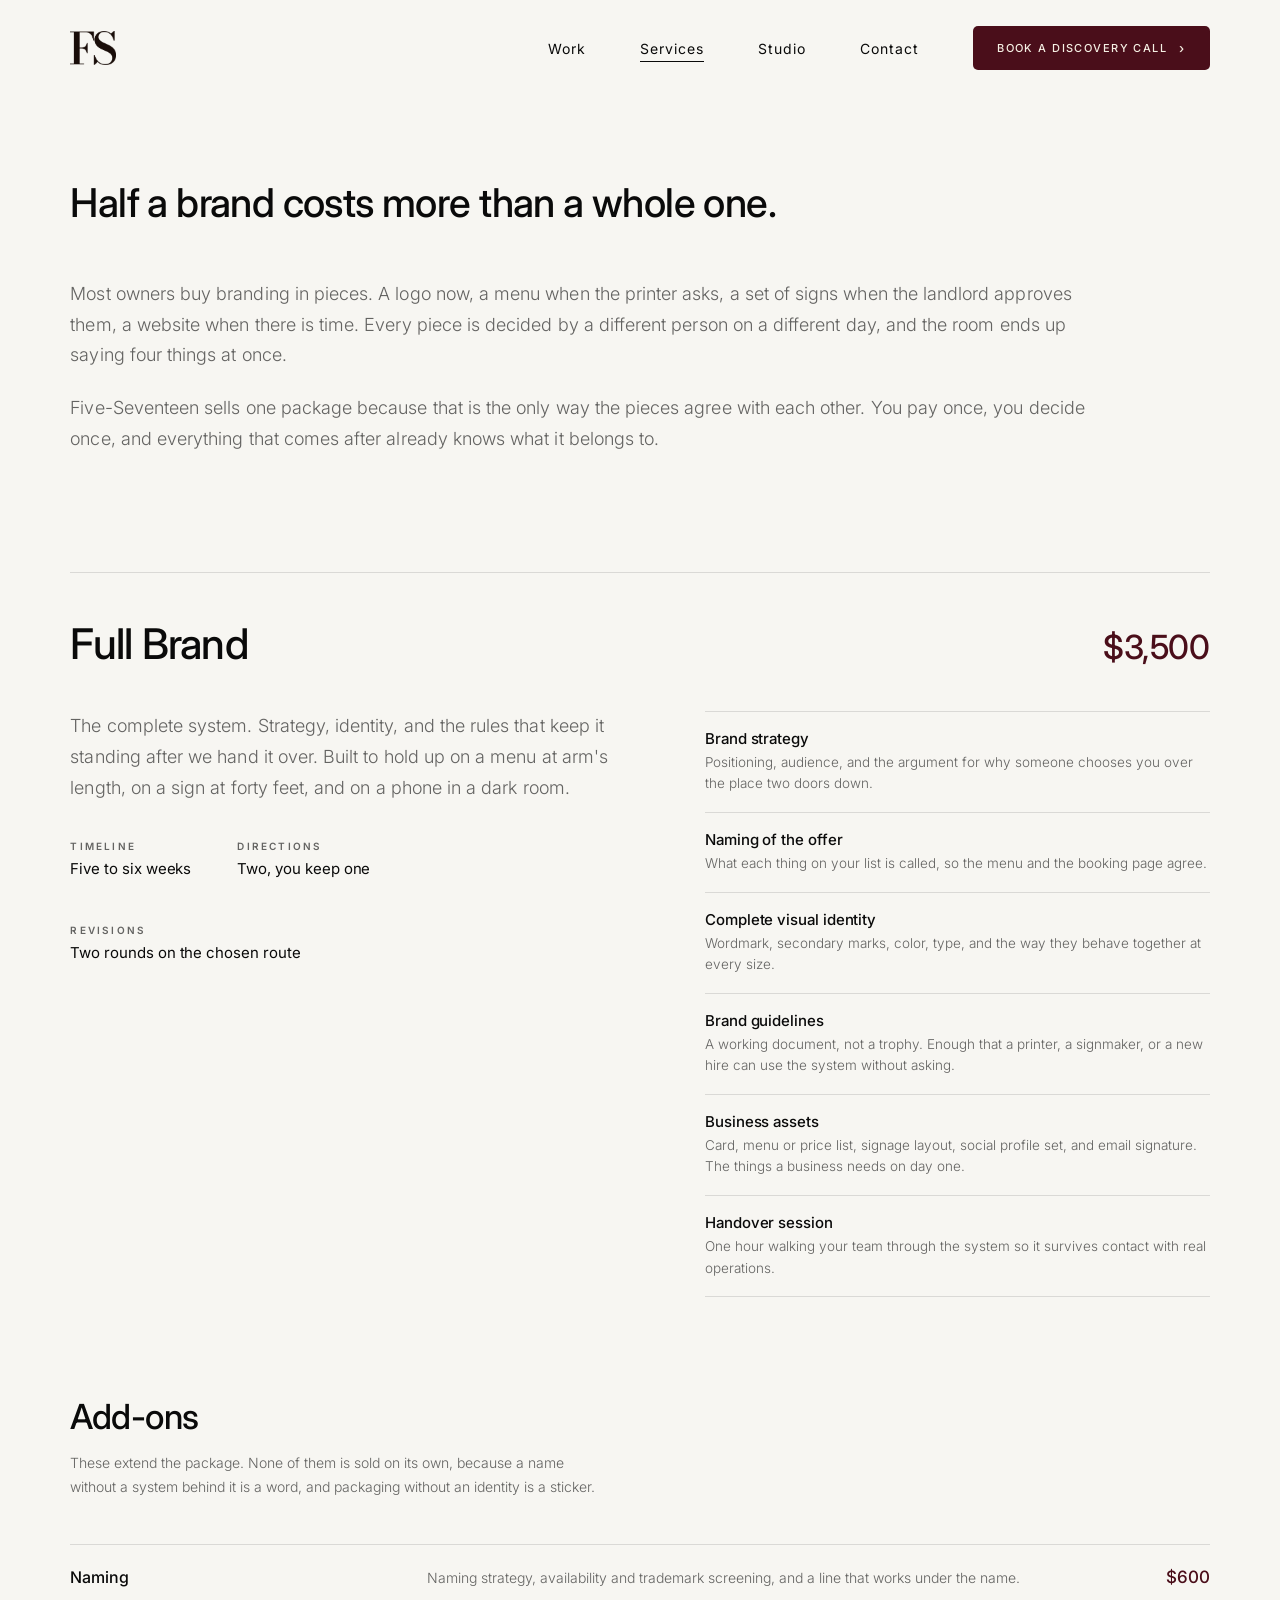
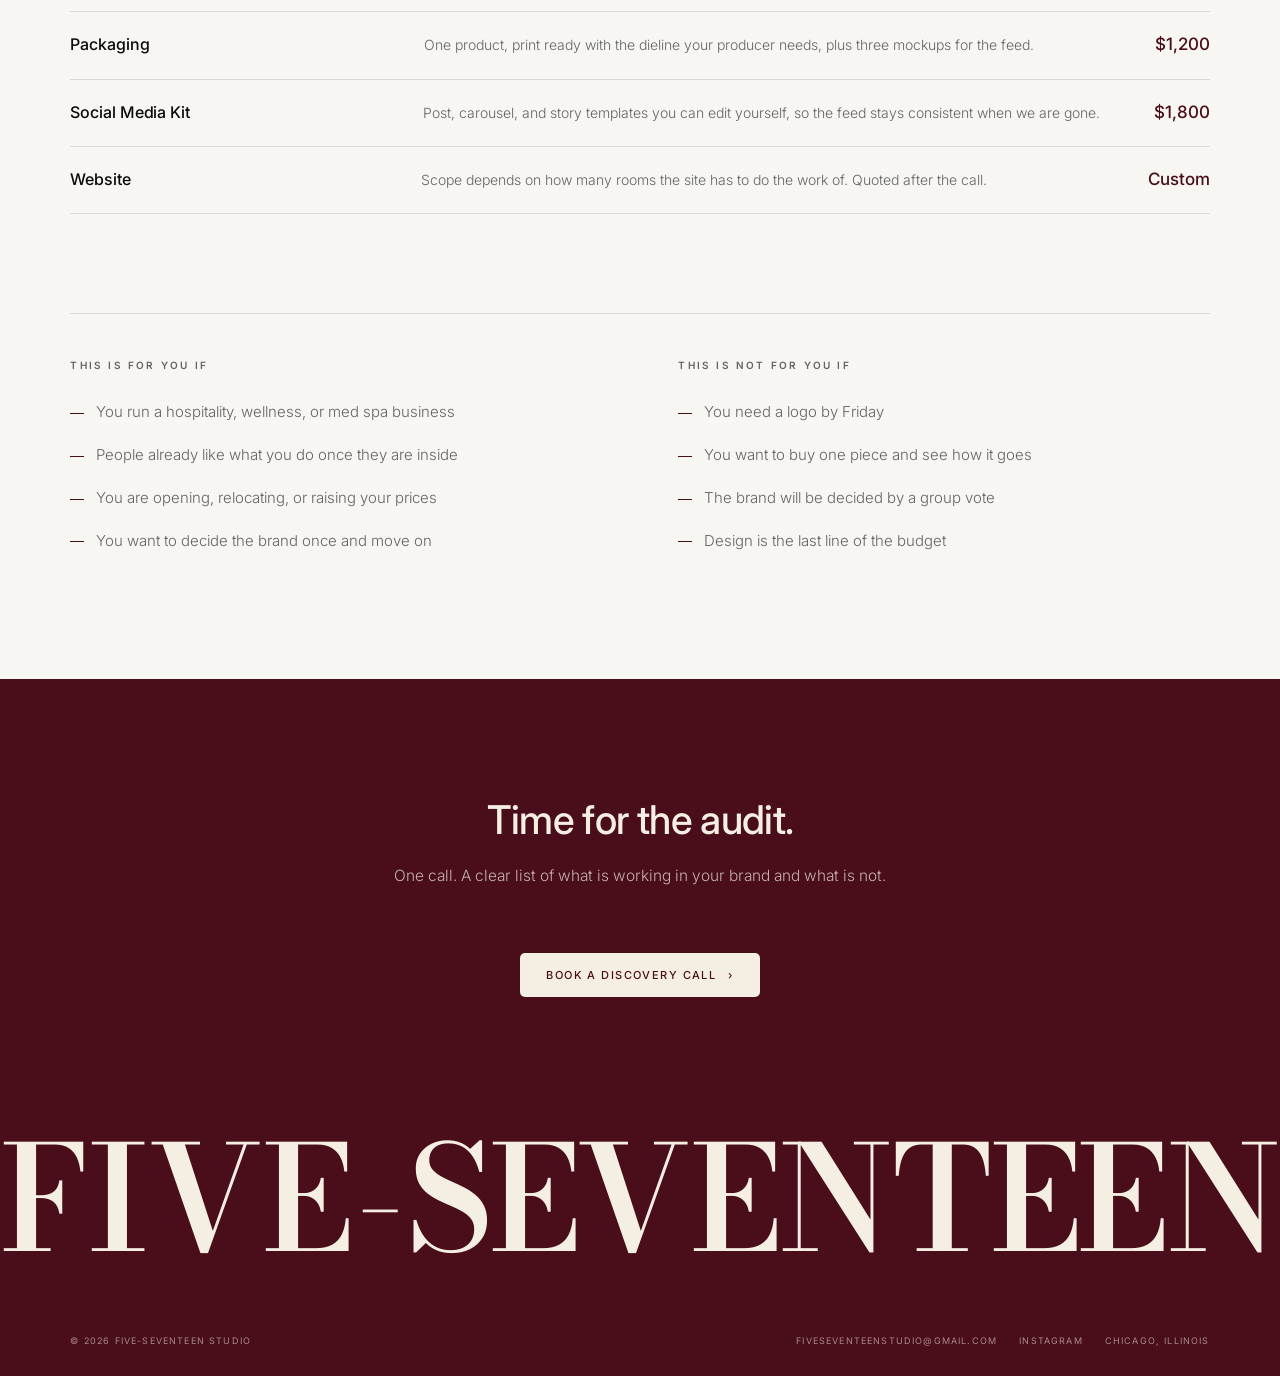
<file: services.html>
<!DOCTYPE html>
<html lang="en">
<head>
<meta charset="UTF-8">
<meta name="viewport" content="width=device-width, initial-scale=1.0">
<title>Services &middot; Five-Seventeen Studio</title>
<meta name="description" content="One branding package for hospitality, wellness, and med spa businesses. Strategy, identity, and guidelines in five to six weeks. $3,500.">
<meta name="robots" content="index, follow">

<meta property="og:title" content="Services &middot; Five-Seventeen Studio">
<meta property="og:description" content="One package. Because half a brand costs more than a whole one.">
<meta property="og:type" content="website">
<meta property="og:url" content="https://five-seventeen.com/services">

<link rel="preconnect" href="https://fonts.googleapis.com">
<link rel="preconnect" href="https://fonts.gstatic.com" crossorigin>
<link href="https://fonts.googleapis.com/css2?family=Bodoni+Moda:ital,opsz,wght@0,6..96,400;0,6..96,500;0,6..96,600;0,6..96,700&family=Inter:wght@300;400;500;600&display=swap" rel="stylesheet">

<style>
*,*::before,*::after{box-sizing:border-box;margin:0;padding:0}
:root{
  --off:#F7F6F2;--cherry:#4a0e1a;--cream:#f5efe3;--ink:#0A0A0A;
  --ink-60:rgba(10,10,10,.62);--rule:rgba(10,10,10,.12);
  --fd:'Bodoni Moda',Georgia,serif;--fb:'Inter',sans-serif;
  --pad:clamp(24px,5.5vw,72px);--navgap:clamp(30px,4.2vw,64px);
  --ease:cubic-bezier(.16,1,.3,1);--opsz:14;
}
html{scroll-behavior:auto}
html.ready{scroll-behavior:smooth}
body{font-family:var(--fb);background:var(--off);color:var(--ink);overflow-x:hidden;-webkit-font-smoothing:antialiased;text-rendering:optimizeLegibility}
img{display:block;max-width:100%}
a{color:inherit}
::selection{background:var(--cherry);color:var(--cream)}
::-webkit-scrollbar{width:2px}
::-webkit-scrollbar-thumb{background:var(--cherry)}

nav{position:fixed;top:0;left:0;right:0;z-index:100;display:flex;align-items:center;gap:var(--navgap);padding:26px var(--pad);background:rgba(247,246,242,0);transition:background .45s var(--ease),border-color .45s var(--ease),padding .45s var(--ease);border-bottom:.5px solid transparent}
nav.stuck{background:rgba(247,246,242,.94);backdrop-filter:blur(12px);border-bottom-color:var(--rule);padding:18px var(--pad)}
.brand{display:inline-flex;align-items:center;text-decoration:none;line-height:0;margin-right:auto}
.brand img{height:34px;width:auto;transition:height .45s var(--ease)}
nav.stuck .brand img{height:28px}
.nav-links{display:flex;gap:var(--navgap);list-style:none}
.nav-links a{font-size:14px;font-weight:400;letter-spacing:.075em;text-decoration:none;position:relative;padding-bottom:4px}
.nav-links a::after{content:"";position:absolute;left:0;bottom:0;width:0;height:.5px;background:currentColor;transition:width .4s var(--ease)}
.nav-links a:hover::after,.nav-links a[aria-current="page"]::after{width:100%}
.btn-call{display:inline-flex;align-items:center;gap:12px;background:var(--cherry);color:var(--cream);text-decoration:none;font-size:11px;font-weight:500;letter-spacing:.13em;text-transform:uppercase;padding:15px 24px;border-radius:5px;transition:gap .4s var(--ease)}
.btn-call:hover{gap:18px}
.btn-call .ar{font-size:13px;line-height:1}
.nav-toggle{display:none;background:none;border:none;cursor:pointer;padding:6px}
.nav-toggle span{display:block;width:22px;height:.5px;background:var(--ink);transition:transform .35s var(--ease)}
.nav-toggle span+span{margin-top:6px}

.rise{overflow:hidden;display:block}
.rise>span{display:block;transform:translateY(105%);transition:transform 1s var(--ease)}
.rise.vis>span{transform:translateY(0)}
.fade{opacity:0;transform:translateY(18px);transition:opacity .9s var(--ease),transform .9s var(--ease)}
.fade.vis{opacity:1;transform:translateY(0)}
.lede{font-size:18px;font-weight:300;line-height:1.72;color:var(--ink-60);letter-spacing:.003em}
.lede+.lede{margin-top:22px}
.wrap{max-width:1500px;margin:0 auto}

.lead{padding:calc(var(--pad) + 108px) var(--pad) clamp(80px,13vh,170px)}
.lead h1{font-family:var(--fb);font-weight:500;font-size:clamp(26px,3.1vw,42px);line-height:1.3;letter-spacing:-.015em;margin-bottom:clamp(34px,5.4vh,58px)}
.lead .lede{max-width:1030px}

/* ---- Paquete ---- */
.pkg{padding:0 var(--pad) clamp(70px,11vh,140px)}
.pkg-head{display:flex;justify-content:space-between;align-items:baseline;gap:28px;flex-wrap:wrap;border-top:.5px solid var(--rule);padding-top:clamp(34px,5vh,56px);margin-bottom:clamp(30px,4.6vh,50px)}
.pkg-name{font-family:var(--fb);font-weight:500;font-size:clamp(26px,3.3vw,44px);letter-spacing:-.018em}
.pkg-price{font-family:var(--fb);font-weight:500;font-size:clamp(22px,2.6vw,34px);letter-spacing:-.012em;color:var(--cherry)}
.pkg-grid{display:grid;grid-template-columns:1.05fr .95fr;gap:clamp(36px,6vw,96px);align-items:start}
.pkg-meta{display:flex;gap:clamp(24px,3.6vw,50px);flex-wrap:wrap;margin-top:clamp(28px,4vh,42px)}
.pkg-meta div{min-width:120px}
.pkg-meta dt{font-size:10px;font-weight:600;letter-spacing:.22em;text-transform:uppercase;color:var(--ink-60);margin-bottom:7px}
.pkg-meta dd{font-size:15px;font-weight:400;letter-spacing:-.004em}

.inc{list-style:none}
.inc li{border-top:.5px solid var(--rule);padding:17px 0}
.inc li:last-child{border-bottom:.5px solid var(--rule)}
.inc b{display:block;font-size:15px;font-weight:500;letter-spacing:-.005em;margin-bottom:4px}
.inc span{display:block;font-size:13.5px;font-weight:300;line-height:1.6;color:var(--ink-60)}

/* ---- Add-ons ---- */
.addons{padding:0 var(--pad) clamp(70px,11vh,140px)}
.addons h2{font-family:var(--fb);font-weight:500;font-size:clamp(23px,2.7vw,36px);letter-spacing:-.015em;margin-bottom:14px}
.addons .note{font-size:14px;font-weight:300;line-height:1.7;color:var(--ink-60);max-width:60ch;margin-bottom:clamp(32px,5vh,54px)}
.row{display:grid;grid-template-columns:minmax(150px,.9fr) 2fr auto;gap:clamp(20px,3.4vw,48px);align-items:baseline;border-top:.5px solid var(--rule);padding:22px 0;transition:padding-left .4s var(--ease)}
.row:last-child{border-bottom:.5px solid var(--rule)}
.row:hover{padding-left:12px}
.row b{font-size:16px;font-weight:500;letter-spacing:-.006em}
.row span{font-size:14px;font-weight:300;line-height:1.6;color:var(--ink-60)}
.row em{font-style:normal;font-family:var(--fb);font-weight:500;font-size:17px;color:var(--cherry);white-space:nowrap;letter-spacing:-.008em}

/* ---- Limites ---- */
.limits{padding:0 var(--pad) clamp(80px,13vh,160px)}
.limits-in{display:grid;grid-template-columns:1fr 1fr;gap:clamp(36px,6vw,96px);border-top:.5px solid var(--rule);padding-top:clamp(34px,5vh,56px)}
.limits h3{font-size:10px;font-weight:600;letter-spacing:.22em;text-transform:uppercase;color:var(--ink-60);margin-bottom:20px}
.limits ul{list-style:none}
.limits li{font-size:15px;font-weight:300;line-height:1.65;color:var(--ink-60);padding:9px 0}
.limits li::before{content:"";display:inline-block;width:14px;height:.5px;background:var(--cherry);vertical-align:middle;margin-right:12px}

/* ---- Cierre ---- */
.close{background:var(--cherry);color:var(--cream);padding:clamp(80px,13vh,160px) var(--pad) 0;text-align:center}
.close h2{font-family:var(--fb);font-weight:500;font-size:clamp(25px,3.1vw,42px);letter-spacing:-.016em;margin-bottom:18px}
.close p{font-size:15.5px;font-weight:300;line-height:1.75;color:rgba(245,239,227,.72);max-width:50ch;margin:0 auto clamp(44px,7vh,72px)}
.btn-ghost{display:inline-flex;align-items:center;gap:12px;background:var(--cream);color:var(--cherry);text-decoration:none;font-size:11px;font-weight:500;letter-spacing:.13em;text-transform:uppercase;padding:15px 26px;border-radius:5px;transition:gap .4s var(--ease)}
.btn-ghost:hover{gap:18px}
.wm{margin:clamp(60px,10vh,120px) calc(var(--pad) * -1) 0;display:block;overflow:hidden}
.wm svg{width:100%;height:auto;display:block;opacity:0;transform:translateY(6%);transition:opacity 1.1s var(--ease),transform 1.1s var(--ease)}
.wm.vis svg{opacity:1;transform:translateY(0)}
.colophon{background:var(--cherry);color:rgba(245,239,227,.55);padding:26px var(--pad) 30px;display:flex;justify-content:space-between;gap:18px;flex-wrap:wrap;font-size:9px;letter-spacing:.13em;text-transform:uppercase}
.colophon a{text-decoration:none;transition:color .25s}
.colophon a:hover{color:var(--cream)}
.colophon .r{display:flex;gap:22px;flex-wrap:wrap}

@media (max-width:860px){
  nav{gap:0}
  .nav-links{position:fixed;inset:0;background:var(--off);flex-direction:column;justify-content:center;align-items:center;gap:34px;z-index:90;display:none}
  .nav-links.open{display:flex}
  .nav-links a{font-size:18px;letter-spacing:.06em}
  .btn-call{display:none}
  .nav-toggle{display:block}
  .brand img{height:26px}
  .nav-toggle.open span:nth-child(1){transform:translateY(3px) rotate(45deg)}
  .nav-toggle.open span:nth-child(2){transform:translateY(-3px) rotate(-45deg)}
  .pkg-grid,.limits-in{grid-template-columns:1fr;gap:36px}
  .row{grid-template-columns:1fr auto;gap:14px}
  .row span{grid-column:1/-1;grid-row:2}
  .colophon{flex-direction:column;gap:12px}
}
@media (prefers-reduced-motion:reduce){
  *{animation:none!important}
  .rise>span{transform:none!important}
  .fade{opacity:1!important;transform:none!important}
  .wm svg{opacity:1!important;transform:none!important}
}
</style>
</head>
<body>

<script>
  if ('scrollRestoration' in history) history.scrollRestoration = 'manual';
  scrollTo(0,0);
</script>

<nav id="nav">
  <a href="index.html" class="brand" aria-label="Five-Seventeen Studio">
    <img src="fs-mono-brown.png" alt="Five-Seventeen Studio">
  </a>
  <ul class="nav-links" id="navlinks">
    <li><a href="work.html">Work</a></li>
    <li><a href="services.html" aria-current="page">Services</a></li>
    <li><a href="studio.html">Studio</a></li>
    <li><a href="contact.html">Contact</a></li>
  </ul>
  <a href="book.html" class="btn-call">Book a Discovery Call <span class="ar">&rsaquo;</span></a>
  <button class="nav-toggle" id="toggle" aria-label="Menu"><span></span><span></span></button>
</nav>

<header class="lead">
  <div class="wrap">
    <h1><span class="rise" id="h1"><span>Half a brand costs more than a whole one.</span></span></h1>
    <p class="lede fade">Most owners buy branding in pieces. A logo now, a menu when the printer asks, a set of signs when the landlord approves them, a website when there is time. Every piece is decided by a different person on a different day, and the room ends up saying four things at once.</p>
    <p class="lede fade">Five-Seventeen sells one package because that is the only way the pieces agree with each other. You pay once, you decide once, and everything that comes after already knows what it belongs to.</p>
  </div>
</header>

<!-- ========== FULL BRAND ========== -->
<section class="pkg">
  <div class="wrap">
    <div class="pkg-head fade">
      <span class="pkg-name">Full Brand</span>
      <span class="pkg-price">$3,500</span>
    </div>

    <div class="pkg-grid">
      <div class="fade">
        <p class="lede">The complete system. Strategy, identity, and the rules that keep it standing after we hand it over. Built to hold up on a menu at arm's length, on a sign at forty feet, and on a phone in a dark room.</p>
        <dl class="pkg-meta">
          <div><dt>Timeline</dt><dd>Five to six weeks</dd></div>
          <div><dt>Directions</dt><dd>Two, you keep one</dd></div>
          <div><dt>Revisions</dt><dd>Two rounds on the chosen route</dd></div>
        </dl>
      </div>

      <ul class="inc fade">
        <li><b>Brand strategy</b><span>Positioning, audience, and the argument for why someone chooses you over the place two doors down.</span></li>
        <li><b>Naming of the offer</b><span>What each thing on your list is called, so the menu and the booking page agree.</span></li>
        <li><b>Complete visual identity</b><span>Wordmark, secondary marks, color, type, and the way they behave together at every size.</span></li>
        <li><b>Brand guidelines</b><span>A working document, not a trophy. Enough that a printer, a signmaker, or a new hire can use the system without asking.</span></li>
        <li><b>Business assets</b><span>Card, menu or price list, signage layout, social profile set, and email signature. The things a business needs on day one.</span></li>
        <li><b>Handover session</b><span>One hour walking your team through the system so it survives contact with real operations.</span></li>
      </ul>
    </div>
  </div>
</section>

<!-- ========== ADD-ONS ========== -->
<section class="addons">
  <div class="wrap">
    <h2 class="fade">Add-ons</h2>
    <p class="note fade">These extend the package. None of them is sold on its own, because a name without a system behind it is a word, and packaging without an identity is a sticker.</p>

    <div class="fade">
      <div class="row"><b>Naming</b><span>Naming strategy, availability and trademark screening, and a line that works under the name.</span><em>$600</em></div>
      <div class="row"><b>Packaging</b><span>One product, print ready with the dieline your producer needs, plus three mockups for the feed.</span><em>$1,200</em></div>
      <div class="row"><b>Social Media Kit</b><span>Post, carousel, and story templates you can edit yourself, so the feed stays consistent when we are gone.</span><em>$1,800</em></div>
      <div class="row"><b>Website</b><span>Scope depends on how many rooms the site has to do the work of. Quoted after the call.</span><em>Custom</em></div>
    </div>
  </div>
</section>

<!-- ========== LIMITES ========== -->
<section class="limits">
  <div class="wrap limits-in">
    <div class="fade">
      <h3>This is for you if</h3>
      <ul>
        <li>You run a hospitality, wellness, or med spa business</li>
        <li>People already like what you do once they are inside</li>
        <li>You are opening, relocating, or raising your prices</li>
        <li>You want to decide the brand once and move on</li>
      </ul>
    </div>
    <div class="fade">
      <h3>This is not for you if</h3>
      <ul>
        <li>You need a logo by Friday</li>
        <li>You want to buy one piece and see how it goes</li>
        <li>The brand will be decided by a group vote</li>
        <li>Design is the last line of the budget</li>
      </ul>
    </div>
  </div>
</section>

<!-- ========== CIERRE ========== -->
<section class="close">
  <h2 class="fade">Time for the audit.</h2>
  <p class="fade">One call. A clear list of what is working in your brand and what is not.</p>
  <div class="fade"><a href="book.html" class="btn-ghost">Book a Discovery Call <span class="ar">&rsaquo;</span></a></div>

  <div class="wm" id="wm" role="img" aria-label="Five-Seventeen">
    <svg id="wm-svg" viewBox="0 0 791.71 92" preserveAspectRatio="xMidYMid meet">
      <text id="wm-text" x="0" y="78.85" fill="#f5efe3" font-family="'Bodoni Moda', Georgia, serif" font-size="90.12" font-weight="600" style="font-variation-settings:'wght' 600,'opsz' 11">
        <tspan x="0" y="0">F</tspan><tspan x="54.56" y="0">I</tspan><tspan x="91.78" y="0">V</tspan><tspan x="162.07" y="0">E</tspan><tspan x="219.16" y="0">-</tspan><tspan x="251.11" y="0" style="letter-spacing:-.03em">SE</tspan><tspan x="356.27" y="0">V</tspan><tspan x="426.56" y="0">E</tspan><tspan x="481.4" y="0" style="letter-spacing:-.01em">NT</tspan><tspan x="611.84" y="0" style="letter-spacing:-.03em">EE</tspan><tspan x="721.51" y="0">N</tspan>
      </text>
    </svg>
  </div>
</section>

<footer class="colophon">
  <span>&copy; 2026 Five-Seventeen Studio</span>
  <span class="r">
    <a href="mailto:fiveseventeenstudio@gmail.com">fiveseventeenstudio@gmail.com</a>
    <a href="https://instagram.com/five_seventeenstudio" target="_blank" rel="noopener">Instagram</a>
    <span>Chicago, Illinois</span>
  </span>
</footer>

<script>
addEventListener('DOMContentLoaded', () => {
  scrollTo(0,0);
  document.documentElement.classList.add('ready');
  document.getElementById('h1').classList.add('vis');
});
const nav = document.getElementById('nav');
addEventListener('scroll', () => { nav.classList.toggle('stuck', scrollY > 40); }, {passive:true});
const io = new IntersectionObserver(es => {
  es.forEach(e => { if (e.isIntersecting) { e.target.classList.add('vis'); io.unobserve(e.target); } });
}, {threshold:.14, rootMargin:'0px 0px -50px 0px'});
document.querySelectorAll('.fade').forEach(el => io.observe(el));
new IntersectionObserver((es,o) => {
  es.forEach(e => { if (e.isIntersecting) { e.target.classList.add('vis'); o.unobserve(e.target); } });
}, {threshold:.25}).observe(document.getElementById('wm'));
function fitWordmark(){
  const t = document.getElementById('wm-text'), s = document.getElementById('wm-svg');
  if (!t || !s) return;
  try { const b = t.getBBox(); if (b.width > 0) s.setAttribute('viewBox', `${b.x} ${b.y} ${b.width} ${b.height}`); } catch(e){}
}
(document.fonts ? document.fonts.ready : Promise.resolve()).then(fitWordmark);
const tg = document.getElementById('toggle'), nl = document.getElementById('navlinks');
tg.addEventListener('click', () => {
  const open = nl.classList.toggle('open');
  tg.classList.toggle('open', open);
  document.body.style.overflow = open ? 'hidden' : '';
});
nl.querySelectorAll('a').forEach(a => a.addEventListener('click', () => {
  nl.classList.remove('open'); tg.classList.remove('open'); document.body.style.overflow = '';
}));
</script>
</body>
</html>
</file>
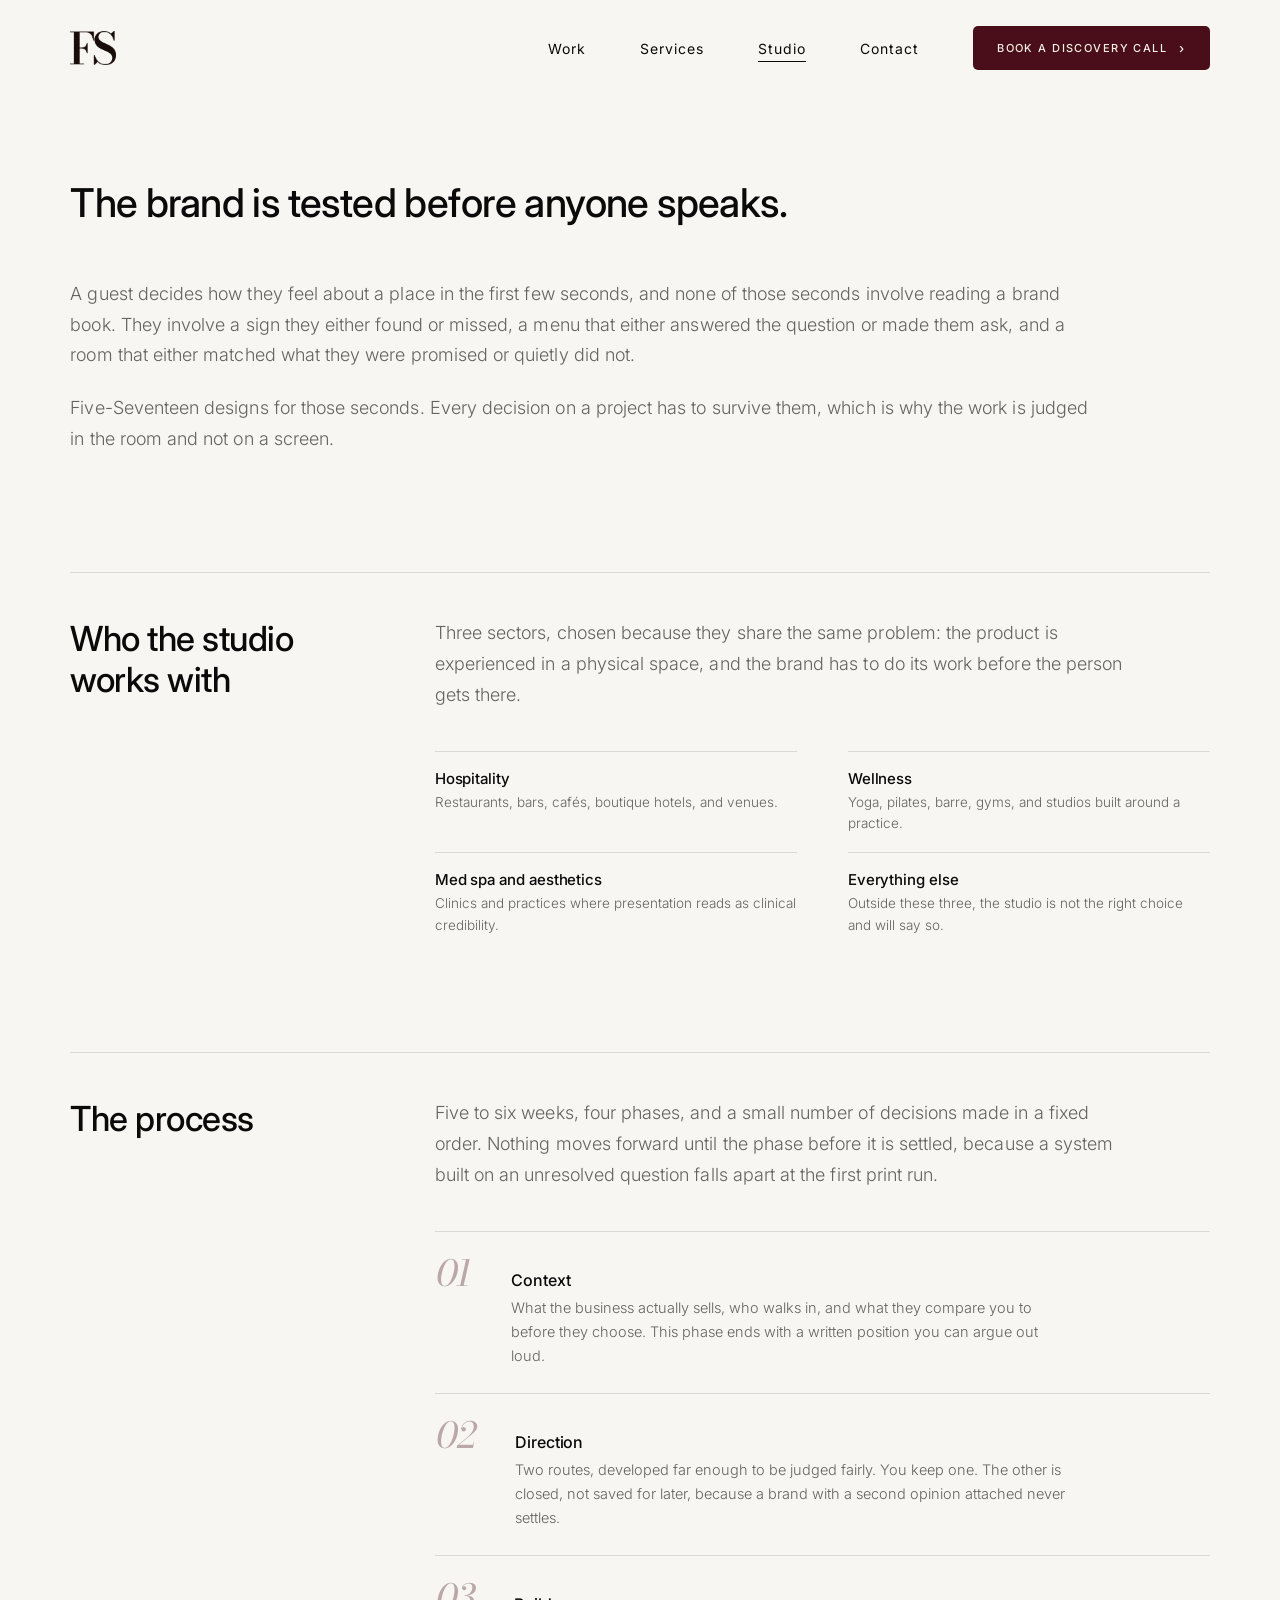
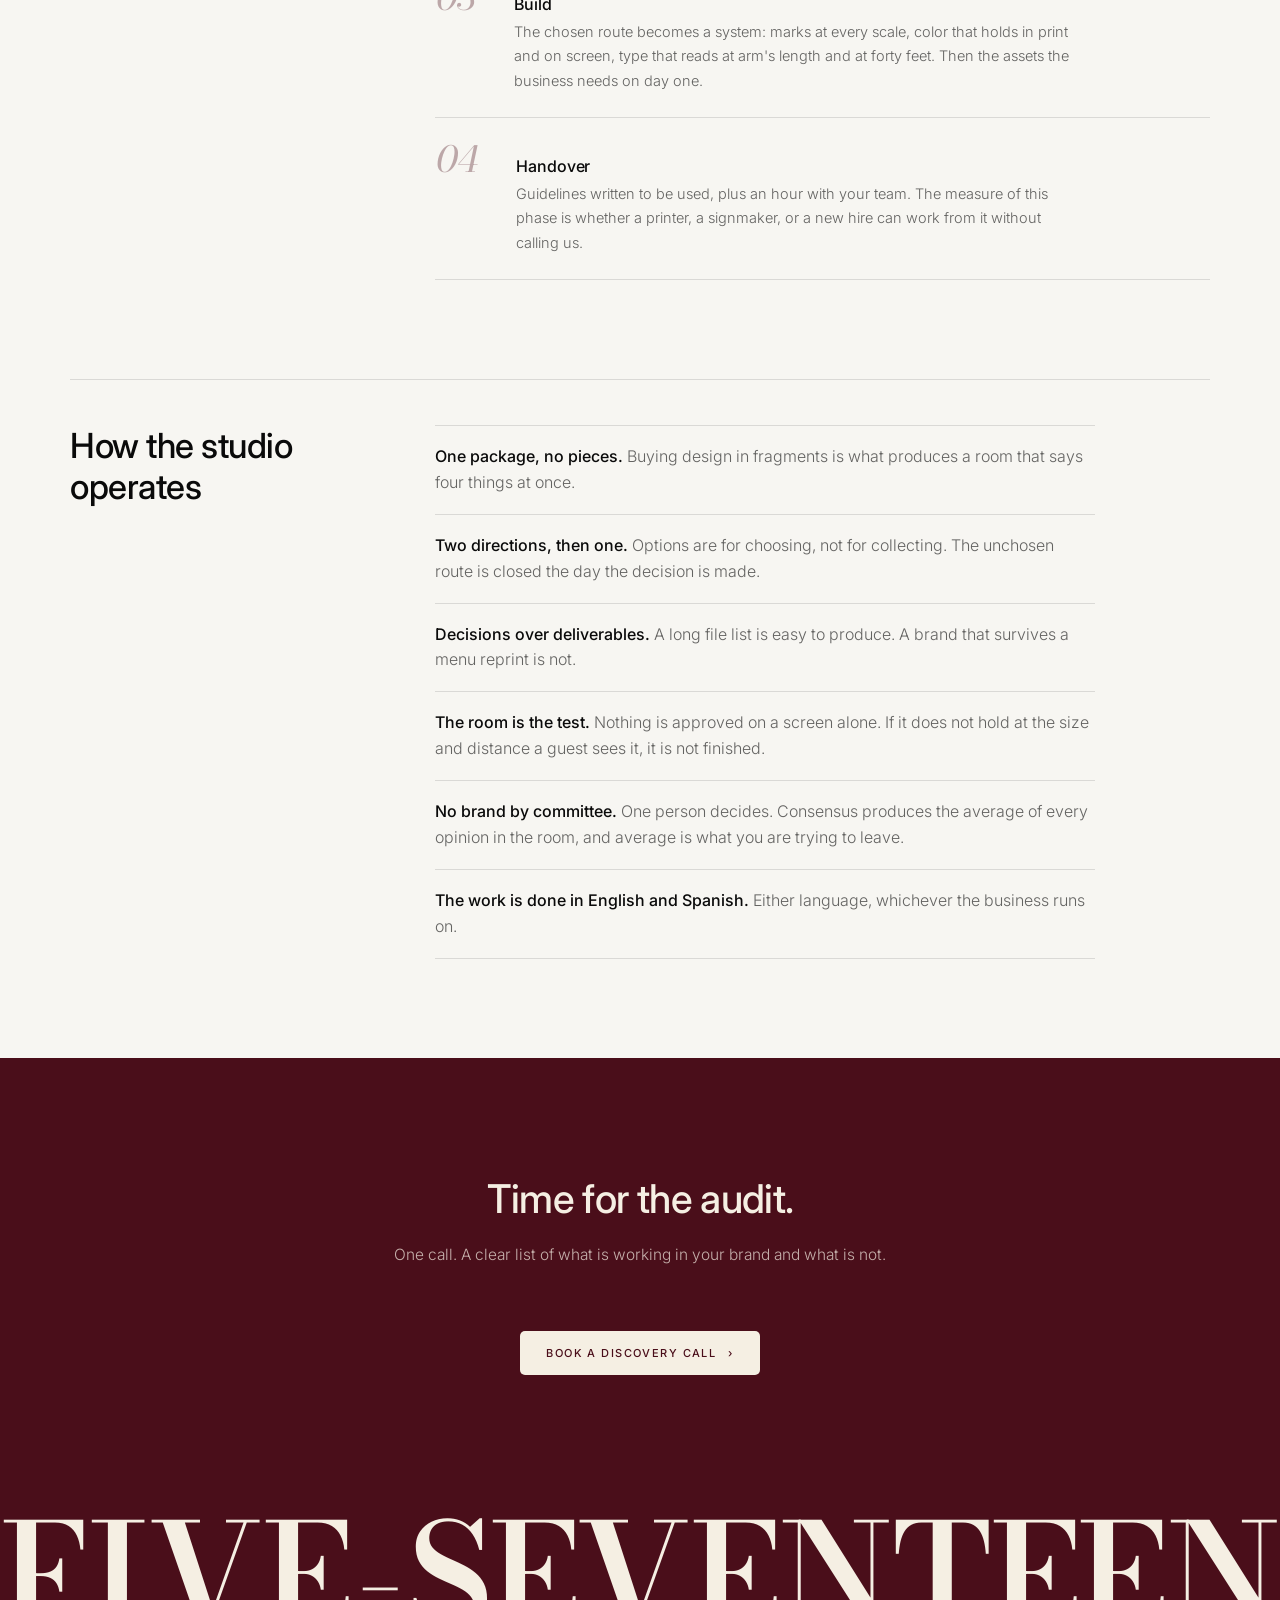
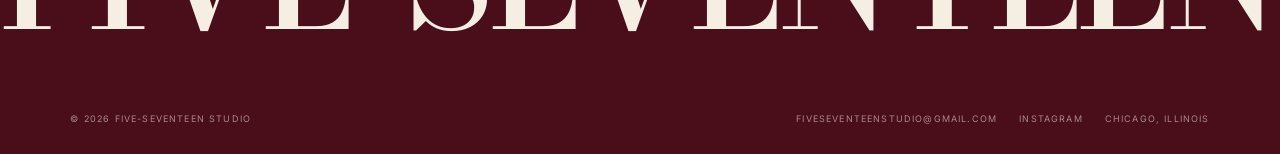
<file: studio.html>
<!DOCTYPE html>
<html lang="en">
<head>
<meta charset="UTF-8">
<meta name="viewport" content="width=device-width, initial-scale=1.0">
<title>Studio &middot; Five-Seventeen Studio</title>
<meta name="description" content="How Five-Seventeen works, who the studio is for, and the process behind a Full Brand. Branding for hospitality, wellness, and med spa businesses in Chicago.">
<meta name="robots" content="index, follow">

<meta property="og:title" content="Studio &middot; Five-Seventeen Studio">
<meta property="og:description" content="Most studios design for the owner. This one designs for the person walking in.">
<meta property="og:type" content="website">
<meta property="og:url" content="https://five-seventeen.com/studio">

<link rel="preconnect" href="https://fonts.googleapis.com">
<link rel="preconnect" href="https://fonts.gstatic.com" crossorigin>
<link href="https://fonts.googleapis.com/css2?family=Bodoni+Moda:ital,opsz,wght@0,6..96,400;0,6..96,500;0,6..96,600;0,6..96,700&family=Inter:wght@300;400;500;600&display=swap" rel="stylesheet">

<style>
*,*::before,*::after{box-sizing:border-box;margin:0;padding:0}
:root{
  --off:#F7F6F2;--cherry:#4a0e1a;--cream:#f5efe3;--ink:#0A0A0A;
  --ink-60:rgba(10,10,10,.62);--rule:rgba(10,10,10,.12);
  --fd:'Bodoni Moda',Georgia,serif;--fb:'Inter',sans-serif;
  --pad:clamp(24px,5.5vw,72px);--navgap:clamp(30px,4.2vw,64px);
  --ease:cubic-bezier(.16,1,.3,1);--opsz:14;
}
html{scroll-behavior:auto}
html.ready{scroll-behavior:smooth}
body{font-family:var(--fb);background:var(--off);color:var(--ink);overflow-x:hidden;-webkit-font-smoothing:antialiased;text-rendering:optimizeLegibility}
img{display:block;max-width:100%}
a{color:inherit}
::selection{background:var(--cherry);color:var(--cream)}
::-webkit-scrollbar{width:2px}
::-webkit-scrollbar-thumb{background:var(--cherry)}

nav{position:fixed;top:0;left:0;right:0;z-index:100;display:flex;align-items:center;gap:var(--navgap);padding:26px var(--pad);background:rgba(247,246,242,0);transition:background .45s var(--ease),border-color .45s var(--ease),padding .45s var(--ease);border-bottom:.5px solid transparent}
nav.stuck{background:rgba(247,246,242,.94);backdrop-filter:blur(12px);border-bottom-color:var(--rule);padding:18px var(--pad)}
.brand{display:inline-flex;align-items:center;text-decoration:none;line-height:0;margin-right:auto}
.brand img{height:34px;width:auto;transition:height .45s var(--ease)}
nav.stuck .brand img{height:28px}
.nav-links{display:flex;gap:var(--navgap);list-style:none}
.nav-links a{font-size:14px;font-weight:400;letter-spacing:.075em;text-decoration:none;position:relative;padding-bottom:4px}
.nav-links a::after{content:"";position:absolute;left:0;bottom:0;width:0;height:.5px;background:currentColor;transition:width .4s var(--ease)}
.nav-links a:hover::after,.nav-links a[aria-current="page"]::after{width:100%}
.btn-call{display:inline-flex;align-items:center;gap:12px;background:var(--cherry);color:var(--cream);text-decoration:none;font-size:11px;font-weight:500;letter-spacing:.13em;text-transform:uppercase;padding:15px 24px;border-radius:5px;transition:gap .4s var(--ease)}
.btn-call:hover{gap:18px}
.btn-call .ar{font-size:13px;line-height:1}
.nav-toggle{display:none;background:none;border:none;cursor:pointer;padding:6px}
.nav-toggle span{display:block;width:22px;height:.5px;background:var(--ink);transition:transform .35s var(--ease)}
.nav-toggle span+span{margin-top:6px}

.rise{overflow:hidden;display:block}
.rise>span{display:block;transform:translateY(105%);transition:transform 1s var(--ease)}
.rise.vis>span{transform:translateY(0)}
.fade{opacity:0;transform:translateY(18px);transition:opacity .9s var(--ease),transform .9s var(--ease)}
.fade.vis{opacity:1;transform:translateY(0)}
.lede{font-size:18px;font-weight:300;line-height:1.72;color:var(--ink-60);letter-spacing:.003em}
.lede+.lede{margin-top:22px}
.wrap{max-width:1500px;margin:0 auto}
.lb{display:inline}
@media (max-width:1180px){.lb{display:none}}

.lead{padding:calc(var(--pad) + 108px) var(--pad) clamp(80px,13vh,170px)}
.lead h1{font-family:var(--fb);font-weight:500;font-size:clamp(26px,3.1vw,42px);line-height:1.3;letter-spacing:-.015em;margin-bottom:clamp(34px,5.4vh,58px)}
.lead .lede{max-width:1030px}

/* ---- Secciones ---- */
.sec{padding:0 var(--pad) clamp(70px,11vh,140px)}
.sec-in{border-top:.5px solid var(--rule);padding-top:clamp(34px,5vh,56px);display:grid;grid-template-columns:.55fr 1.45fr;gap:clamp(32px,5.5vw,86px);align-items:start}
.sec h2{font-family:var(--fb);font-weight:500;font-size:clamp(23px,2.7vw,36px);letter-spacing:-.015em}
.sec .lede{max-width:64ch}

/* sectores */
.sectors{list-style:none;display:grid;grid-template-columns:1fr 1fr;gap:0 clamp(28px,4vw,64px)}
.sectors li{border-top:.5px solid var(--rule);padding:17px 0}
.sectors b{display:block;font-size:15px;font-weight:500;letter-spacing:-.005em;margin-bottom:4px}
.sectors span{display:block;font-size:13.5px;font-weight:300;line-height:1.6;color:var(--ink-60)}

/* proceso */
.steps{list-style:none;counter-reset:s}
.steps li{counter-increment:s;border-top:.5px solid var(--rule);padding:24px 0;display:grid;grid-template-columns:auto 1fr;gap:clamp(20px,3vw,42px);align-items:baseline}
.steps li:last-child{border-bottom:.5px solid var(--rule)}
.steps li::before{content:"0" counter(s);font-family:var(--fd);font-optical-sizing:none;font-variation-settings:"opsz" var(--opsz);font-style:italic;font-weight:400;font-size:clamp(24px,2.8vw,38px);color:rgba(74,14,26,.34);line-height:1}
.steps b{display:block;font-size:16px;font-weight:500;letter-spacing:-.006em;margin-bottom:6px}
.steps span{display:block;font-size:14.5px;font-weight:300;line-height:1.68;color:var(--ink-60);max-width:62ch}

/* principios */
.rules{list-style:none}
.rules li{border-top:.5px solid var(--rule);padding:18px 0;font-size:16px;font-weight:300;line-height:1.62;color:var(--ink-60);max-width:66ch}
.rules li:last-child{border-bottom:.5px solid var(--rule)}
.rules strong{font-weight:500;color:var(--ink)}

/* ---- Cierre ---- */
.close{background:var(--cherry);color:var(--cream);padding:clamp(80px,13vh,160px) var(--pad) 0;text-align:center}
.close h2{font-family:var(--fb);font-weight:500;font-size:clamp(25px,3.1vw,42px);letter-spacing:-.016em;margin-bottom:18px}
.close p{font-size:15.5px;font-weight:300;line-height:1.75;color:rgba(245,239,227,.72);max-width:50ch;margin:0 auto clamp(44px,7vh,72px)}
.btn-ghost{display:inline-flex;align-items:center;gap:12px;background:var(--cream);color:var(--cherry);text-decoration:none;font-size:11px;font-weight:500;letter-spacing:.13em;text-transform:uppercase;padding:15px 26px;border-radius:5px;transition:gap .4s var(--ease)}
.btn-ghost:hover{gap:18px}
.wm{margin:clamp(60px,10vh,120px) calc(var(--pad) * -1) 0;display:block;overflow:hidden}
.wm svg{width:100%;height:auto;display:block;opacity:0;transform:translateY(6%);transition:opacity 1.1s var(--ease),transform 1.1s var(--ease)}
.wm.vis svg{opacity:1;transform:translateY(0)}
.colophon{background:var(--cherry);color:rgba(245,239,227,.55);padding:26px var(--pad) 30px;display:flex;justify-content:space-between;gap:18px;flex-wrap:wrap;font-size:9px;letter-spacing:.13em;text-transform:uppercase}
.colophon a{text-decoration:none;transition:color .25s}
.colophon a:hover{color:var(--cream)}
.colophon .r{display:flex;gap:22px;flex-wrap:wrap}

@media (max-width:860px){
  nav{gap:0}
  .nav-links{position:fixed;inset:0;background:var(--off);flex-direction:column;justify-content:center;align-items:center;gap:34px;z-index:90;display:none}
  .nav-links.open{display:flex}
  .nav-links a{font-size:18px;letter-spacing:.06em}
  .btn-call{display:none}
  .nav-toggle{display:block}
  .brand img{height:26px}
  .nav-toggle.open span:nth-child(1){transform:translateY(3px) rotate(45deg)}
  .nav-toggle.open span:nth-child(2){transform:translateY(-3px) rotate(-45deg)}
  .sec-in{grid-template-columns:1fr;gap:28px}
  .sectors{grid-template-columns:1fr}
  .colophon{flex-direction:column;gap:12px}
}
@media (prefers-reduced-motion:reduce){
  *{animation:none!important}
  .rise>span{transform:none!important}
  .fade{opacity:1!important;transform:none!important}
  .wm svg{opacity:1!important;transform:none!important}
}
</style>
</head>
<body>

<script>
  if ('scrollRestoration' in history) history.scrollRestoration = 'manual';
  scrollTo(0,0);
</script>

<nav id="nav">
  <a href="index.html" class="brand" aria-label="Five-Seventeen Studio">
    <img src="fs-mono-brown.png" alt="Five-Seventeen Studio">
  </a>
  <ul class="nav-links" id="navlinks">
    <li><a href="work.html">Work</a></li>
    <li><a href="services.html">Services</a></li>
    <li><a href="studio.html" aria-current="page">Studio</a></li>
    <li><a href="contact.html">Contact</a></li>
  </ul>
  <a href="book.html" class="btn-call">Book a Discovery Call <span class="ar">&rsaquo;</span></a>
  <button class="nav-toggle" id="toggle" aria-label="Menu"><span></span><span></span></button>
</nav>

<header class="lead">
  <div class="wrap">
    <h1><span class="rise" id="h1"><span>The brand is tested before anyone speaks.</span></span></h1>
    <p class="lede fade">A guest decides how they feel about a place in the first few seconds, and none of those seconds involve reading a brand book. They involve a sign they either found or missed, a menu that either answered the question or made them ask, and a room that either matched what they were promised or quietly did not.</p>
    <p class="lede fade">Five-Seventeen designs for those seconds. Every decision on a project has to survive them, which is why the work is judged in the room and not on a screen.</p>
  </div>
</header>

<!-- ========== A QUIEN ========== -->
<section class="sec">
  <div class="wrap sec-in">
    <h2 class="fade">Who the studio works with</h2>
    <div>
      <p class="lede fade" style="margin-bottom:clamp(28px,4.4vh,44px)">Three sectors, chosen because they share the same problem: the product is experienced in a physical space, and the brand has to do its work before the person gets there.</p>
      <ul class="sectors fade">
        <li><b>Hospitality</b><span>Restaurants, bars, cafés, boutique hotels, and venues.</span></li>
        <li><b>Wellness</b><span>Yoga, pilates, barre, gyms, and studios built around a practice.</span></li>
        <li><b>Med spa and aesthetics</b><span>Clinics and practices where presentation reads as clinical credibility.</span></li>
        <li><b>Everything else</b><span>Outside these three, the studio is not the right choice and will say so.</span></li>
      </ul>
    </div>
  </div>
</section>

<!-- ========== PROCESO ========== -->
<section class="sec">
  <div class="wrap sec-in">
    <h2 class="fade">The process</h2>
    <div>
      <p class="lede fade" style="margin-bottom:clamp(28px,4.4vh,44px)">Five to six weeks, four phases, and a small number of decisions made in a fixed order. Nothing moves forward until the phase before it is settled, because a system built on an unresolved question falls apart at the first print run.</p>
      <ol class="steps fade">
        <li><div><b>Context</b><span>What the business actually sells, who walks in, and what they compare you to before they choose. This phase ends with a written position you can argue out loud.</span></div></li>
        <li><div><b>Direction</b><span>Two routes, developed far enough to be judged fairly. You keep one. The other is closed, not saved for later, because a brand with a second opinion attached never settles.</span></div></li>
        <li><div><b>Build</b><span>The chosen route becomes a system: marks at every scale, color that holds in print and on screen, type that reads at arm's length and at forty feet. Then the assets the business needs on day one.</span></div></li>
        <li><div><b>Handover</b><span>Guidelines written to be used, plus an hour with your team. The measure of this phase is whether a printer, a signmaker, or a new hire can work from it without calling us.</span></div></li>
      </ol>
    </div>
  </div>
</section>

<!-- ========== COMO OPERA ========== -->
<section class="sec">
  <div class="wrap sec-in">
    <h2 class="fade">How the studio operates</h2>
    <ul class="rules fade">
      <li><strong>One package, no pieces.</strong> Buying design in fragments is what produces a room that says four things at once.</li>
      <li><strong>Two directions, then one.</strong> Options are for choosing, not for collecting. The unchosen route is closed the day the decision is made.</li>
      <li><strong>Decisions over deliverables.</strong> A long file list is easy to produce. A brand that survives a menu reprint is not.</li>
      <li><strong>The room is the test.</strong> Nothing is approved on a screen alone. If it does not hold at the size and distance a guest sees it, it is not finished.</li>
      <li><strong>No brand by committee.</strong> One person decides. Consensus produces the average of every opinion in the room, and average is what you are trying to leave.</li>
      <li><strong>The work is done in English and Spanish.</strong> Either language, whichever the business runs on.</li>
    </ul>
  </div>
</section>

<!-- ========== CIERRE ========== -->
<section class="close">
  <h2 class="fade">Time for the audit.</h2>
  <p class="fade">One call. A clear list of what is working in your brand and what is not.</p>
  <div class="fade"><a href="book.html" class="btn-ghost">Book a Discovery Call <span class="ar">&rsaquo;</span></a></div>

  <div class="wm" id="wm" role="img" aria-label="Five-Seventeen">
    <svg id="wm-svg" viewBox="0 0 791.71 92" preserveAspectRatio="xMidYMid meet">
      <text id="wm-text" x="0" y="78.85" fill="#f5efe3" font-family="'Bodoni Moda', Georgia, serif" font-size="90.12" font-weight="600" style="font-variation-settings:'wght' 600,'opsz' 11">
        <tspan x="0" y="0">F</tspan><tspan x="54.56" y="0">I</tspan><tspan x="91.78" y="0">V</tspan><tspan x="162.07" y="0">E</tspan><tspan x="219.16" y="0">-</tspan><tspan x="251.11" y="0" style="letter-spacing:-.03em">SE</tspan><tspan x="356.27" y="0">V</tspan><tspan x="426.56" y="0">E</tspan><tspan x="481.4" y="0" style="letter-spacing:-.01em">NT</tspan><tspan x="611.84" y="0" style="letter-spacing:-.03em">EE</tspan><tspan x="721.51" y="0">N</tspan>
      </text>
    </svg>
  </div>
</section>

<footer class="colophon">
  <span>&copy; 2026 Five-Seventeen Studio</span>
  <span class="r">
    <a href="mailto:fiveseventeenstudio@gmail.com">fiveseventeenstudio@gmail.com</a>
    <a href="https://instagram.com/five_seventeenstudio" target="_blank" rel="noopener">Instagram</a>
    <span>Chicago, Illinois</span>
  </span>
</footer>

<script>
addEventListener('DOMContentLoaded', () => {
  scrollTo(0,0);
  document.documentElement.classList.add('ready');
  document.getElementById('h1').classList.add('vis');
});
const nav = document.getElementById('nav');
addEventListener('scroll', () => { nav.classList.toggle('stuck', scrollY > 40); }, {passive:true});
const io = new IntersectionObserver(es => {
  es.forEach(e => { if (e.isIntersecting) { e.target.classList.add('vis'); io.unobserve(e.target); } });
}, {threshold:.14, rootMargin:'0px 0px -50px 0px'});
document.querySelectorAll('.fade').forEach(el => io.observe(el));
new IntersectionObserver((es,o) => {
  es.forEach(e => { if (e.isIntersecting) { e.target.classList.add('vis'); o.unobserve(e.target); } });
}, {threshold:.25}).observe(document.getElementById('wm'));
function fitWordmark(){
  const t = document.getElementById('wm-text'), s = document.getElementById('wm-svg');
  if (!t || !s) return;
  try { const b = t.getBBox(); if (b.width > 0) s.setAttribute('viewBox', `${b.x} ${b.y} ${b.width} ${b.height}`); } catch(e){}
}
(document.fonts ? document.fonts.ready : Promise.resolve()).then(fitWordmark);
const tg = document.getElementById('toggle'), nl = document.getElementById('navlinks');
tg.addEventListener('click', () => {
  const open = nl.classList.toggle('open');
  tg.classList.toggle('open', open);
  document.body.style.overflow = open ? 'hidden' : '';
});
nl.querySelectorAll('a').forEach(a => a.addEventListener('click', () => {
  nl.classList.remove('open'); tg.classList.remove('open'); document.body.style.overflow = '';
}));
</script>
</body>
</html>
</file>
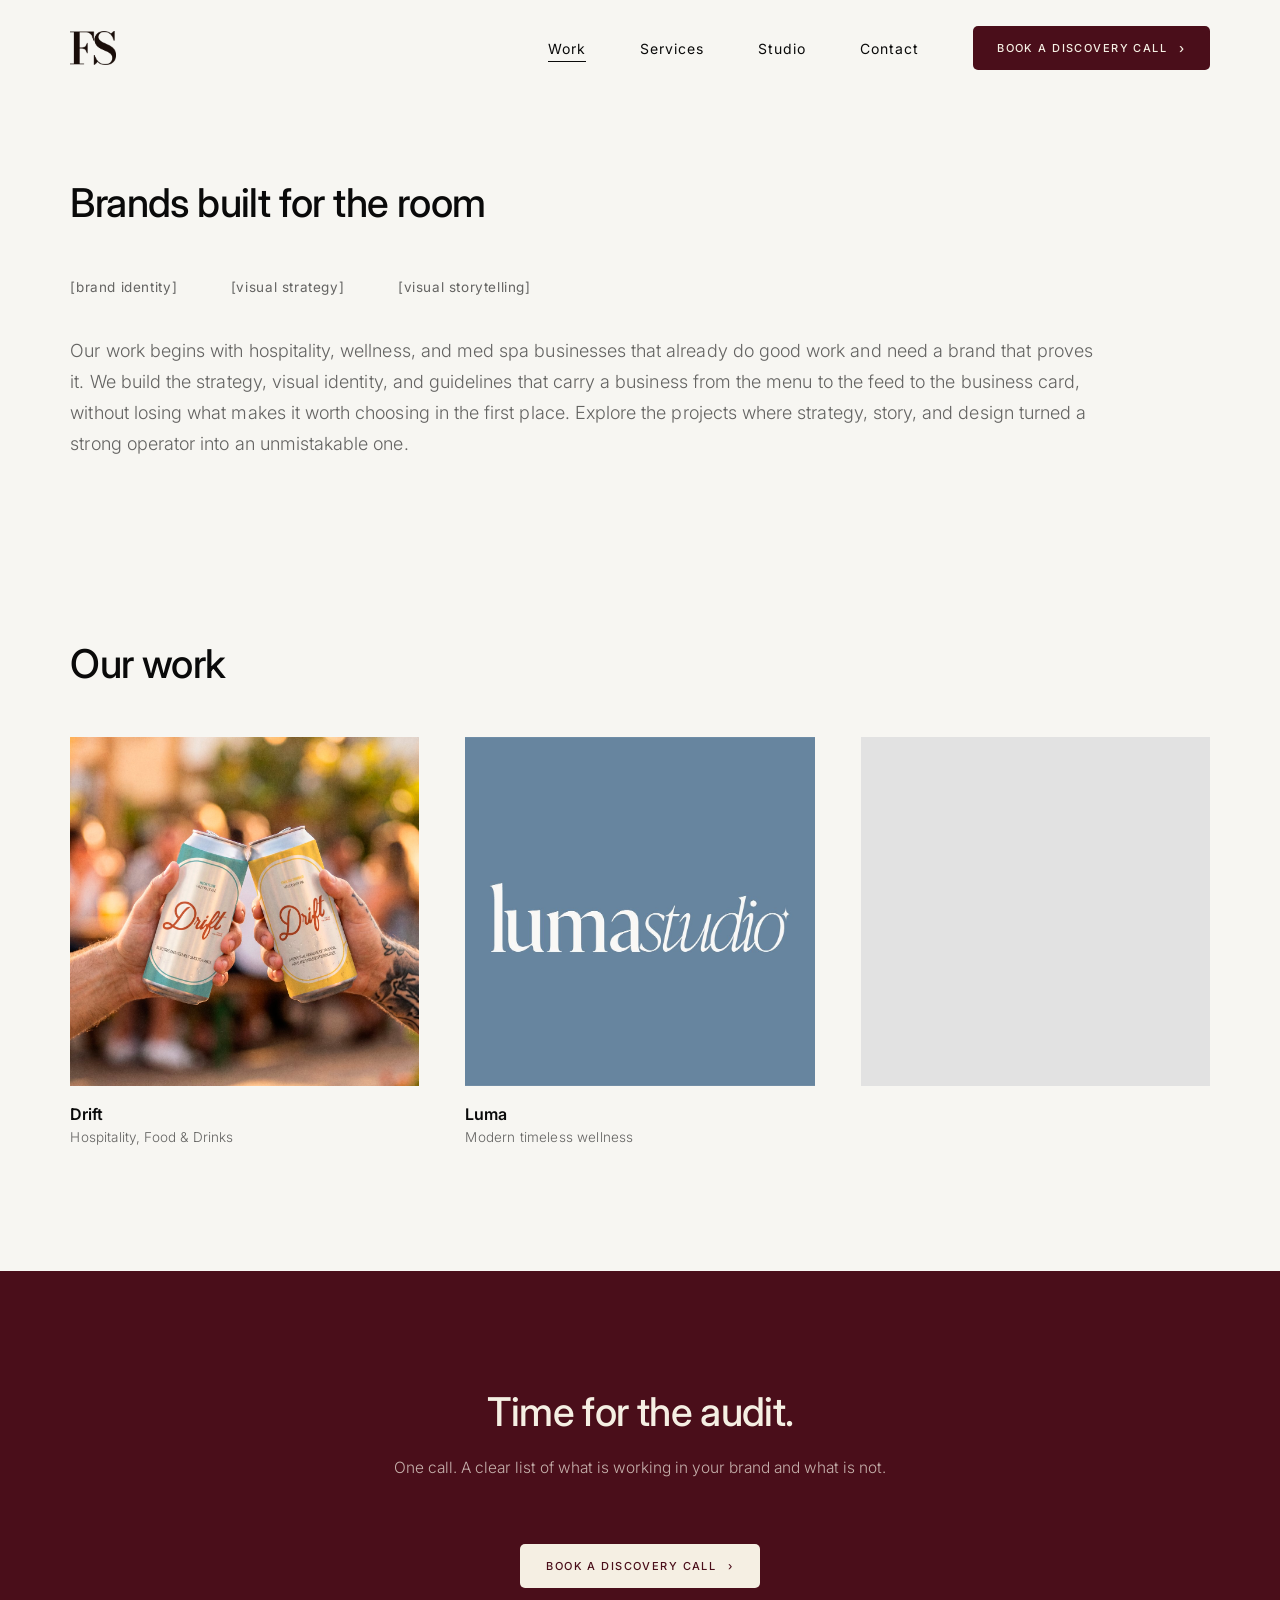
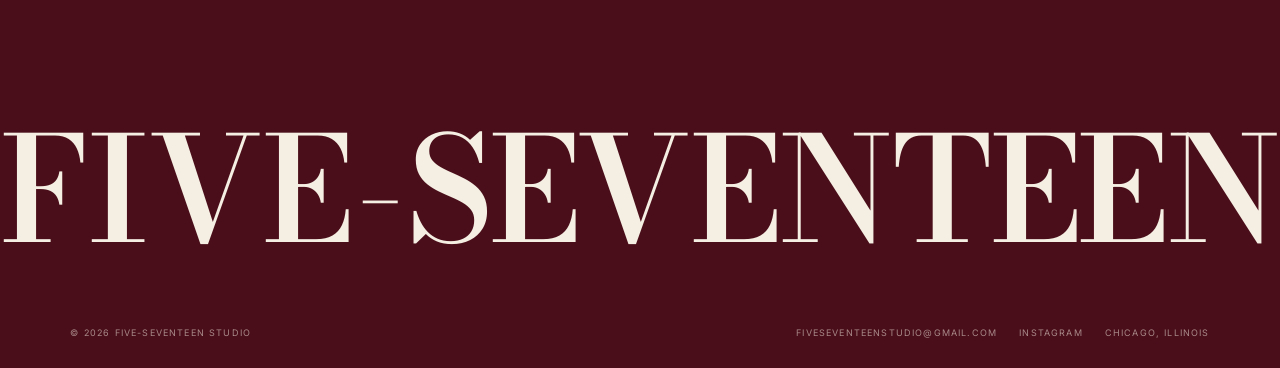
<file: work.html>
<!DOCTYPE html>
<html lang="en">
<head>
<meta charset="UTF-8">
<meta name="viewport" content="width=device-width, initial-scale=1.0">
<title>Work &middot; Five-Seventeen Studio</title>
<meta name="description" content="Brand identity projects for hospitality, wellness, and med spa businesses. Strategy, visual identity, and guidelines built to hold up in the room.">
<meta name="robots" content="index, follow">

<meta property="og:title" content="Work &middot; Five-Seventeen Studio">
<meta property="og:description" content="Brands built for the room. Selected projects in hospitality and wellness.">
<meta property="og:type" content="website">
<meta property="og:url" content="https://five-seventeen.com/work">

<link rel="preconnect" href="https://fonts.googleapis.com">
<link rel="preconnect" href="https://fonts.gstatic.com" crossorigin>
<link href="https://fonts.googleapis.com/css2?family=Bodoni+Moda:ital,opsz,wght@0,6..96,400;0,6..96,500;0,6..96,600;0,6..96,700&family=Inter:wght@300;400;500;600&display=swap" rel="stylesheet">

<style>
*,*::before,*::after{box-sizing:border-box;margin:0;padding:0}

:root{
  --off:#F7F6F2;
  --cherry:#4a0e1a;
  --cream:#f5efe3;
  --ink:#0A0A0A;
  --ink-60:rgba(10,10,10,.62);
  --ink-40:rgba(10,10,10,.40);
  --rule:rgba(10,10,10,.12);
  --fd:'Bodoni Moda',Georgia,serif;
  --fb:'Inter',sans-serif;
  --pad:clamp(24px,5.5vw,72px);
  --navgap:clamp(30px,4.2vw,64px);
  --ease:cubic-bezier(.16,1,.3,1);
  --opsz:14;
}

html{scroll-behavior:auto}
html.ready{scroll-behavior:smooth}
body{
  font-family:var(--fb);background:var(--off);color:var(--ink);
  overflow-x:hidden;-webkit-font-smoothing:antialiased;text-rendering:optimizeLegibility;
}
img{display:block;max-width:100%}
a{color:inherit}
::selection{background:var(--cherry);color:var(--cream)}
::-webkit-scrollbar{width:2px}
::-webkit-scrollbar-thumb{background:var(--cherry)}

/* ============ NAV ============ */
nav{
  position:fixed;top:0;left:0;right:0;z-index:100;
  display:flex;align-items:center;gap:var(--navgap);
  padding:26px var(--pad);
  background:rgba(247,246,242,0);
  transition:background .45s var(--ease),border-color .45s var(--ease),padding .45s var(--ease);
  border-bottom:.5px solid transparent;
}
nav.stuck{background:rgba(247,246,242,.94);backdrop-filter:blur(12px);border-bottom-color:var(--rule);padding:18px var(--pad)}

.brand{display:inline-flex;align-items:center;text-decoration:none;line-height:0;margin-right:auto}
.brand img{height:34px;width:auto;transition:height .45s var(--ease)}
nav.stuck .brand img{height:28px}

.nav-links{display:flex;gap:var(--navgap);list-style:none}
.nav-links a{
  font-size:14px;font-weight:400;letter-spacing:.075em;text-decoration:none;
  position:relative;padding-bottom:4px;
}
.nav-links a::after{
  content:"";position:absolute;left:0;bottom:0;width:0;height:.5px;
  background:currentColor;transition:width .4s var(--ease);
}
.nav-links a:hover::after,
.nav-links a[aria-current="page"]::after{width:100%}

.btn-call{
  display:inline-flex;align-items:center;gap:12px;
  background:var(--cherry);color:var(--cream);text-decoration:none;
  font-size:11px;font-weight:500;letter-spacing:.13em;text-transform:uppercase;
  padding:15px 24px;border-radius:5px;
  transition:gap .4s var(--ease);
}
.btn-call:hover{gap:18px}
.btn-call .ar{font-size:13px;line-height:1}

.nav-toggle{display:none;background:none;border:none;cursor:pointer;padding:6px}
.nav-toggle span{display:block;width:22px;height:.5px;background:var(--ink);transition:transform .35s var(--ease)}
.nav-toggle span+span{margin-top:6px}

/* ============ Atomos ============ */
.rise{overflow:hidden;display:block}
.rise>span{display:block;transform:translateY(105%);transition:transform 1s var(--ease)}
.rise.vis>span{transform:translateY(0)}

.fade{opacity:0;transform:translateY(18px);transition:opacity .9s var(--ease),transform .9s var(--ease)}
.fade.vis{opacity:1;transform:translateY(0)}

.lede{font-size:18px;font-weight:300;line-height:1.72;color:var(--ink-60);letter-spacing:.003em}

.wrap{max-width:1500px;margin:0 auto}

/* ============ INTRO de la pagina ============ */
.lead{padding:calc(var(--pad) + 108px) var(--pad) clamp(110px,20vh,240px)}
.lead h1{
  font-family:var(--fb);font-weight:500;
  font-size:clamp(26px,3.1vw,42px);line-height:1.3;letter-spacing:-.015em;
  margin-bottom:clamp(34px,5.4vh,58px);
}
.tags{display:flex;flex-wrap:wrap;gap:clamp(26px,4.2vw,58px);margin-bottom:clamp(32px,4.6vh,50px)}
.tags span{font-size:13.5px;font-weight:400;letter-spacing:.045em;color:var(--ink-60)}
/* medida tomada del mockup: la linea corre largo, no en columna angosta */
.lead .lede{max-width:1030px}

/* ============ OUR WORK ============ */
.work{padding:0 var(--pad) clamp(90px,14vh,180px)}
.work h2{
  font-family:var(--fb);font-weight:500;
  font-size:clamp(26px,3.1vw,42px);letter-spacing:-.015em;
  margin-bottom:clamp(36px,5.5vh,60px);
}
/* alineados, sin escalonar. Es la diferencia con el home */
.work-grid{display:grid;grid-template-columns:repeat(3,minmax(0,1fr));gap:clamp(20px,3.6vw,52px);align-items:start}
.work-grid a{text-decoration:none;display:block}

.plate{position:relative;overflow:hidden;aspect-ratio:1/1;background:#e8e2d8}
.plate img{width:100%;height:100%;object-fit:cover;object-position:center}
.plate::after{
  content:"";position:absolute;inset:0;background:var(--off);
  transform:scaleY(1);transform-origin:top;transition:transform 1.1s var(--ease);
}
.plate.vis::after{transform:scaleY(0)}

.w-meta{padding-top:18px}
.w-name{font-size:16px;font-weight:600;letter-spacing:-.006em;margin-bottom:5px}
.w-cat{font-size:13.5px;font-weight:300;color:var(--ink-60);letter-spacing:.012em}
.it.soon .plate{background:#e2e2e2}

/* ============ CIERRE ============ */
.close{background:var(--cherry);color:var(--cream);padding:clamp(80px,13vh,160px) var(--pad) 0;text-align:center}
.close h2{
  font-family:var(--fb);font-weight:500;
  font-size:clamp(25px,3.1vw,42px);letter-spacing:-.016em;margin-bottom:18px;
}
.close p{font-size:15.5px;font-weight:300;line-height:1.75;color:rgba(245,239,227,.72);max-width:50ch;margin:0 auto clamp(44px,7vh,72px)}
.btn-ghost{
  display:inline-flex;align-items:center;gap:12px;
  background:var(--cream);color:var(--cherry);text-decoration:none;
  font-size:11px;font-weight:500;letter-spacing:.13em;text-transform:uppercase;
  padding:15px 26px;border-radius:5px;transition:gap .4s var(--ease);
}
.btn-ghost:hover{gap:18px}

.wm{margin:clamp(60px,10vh,120px) calc(var(--pad) * -1) 0;display:block;overflow:hidden}
.wm svg{
  width:100%;height:auto;display:block;
  opacity:0;transform:translateY(6%);
  transition:opacity 1.1s var(--ease),transform 1.1s var(--ease);
}
.wm.vis svg{opacity:1;transform:translateY(0)}

.colophon{
  background:var(--cherry);color:rgba(245,239,227,.55);
  padding:26px var(--pad) 30px;
  display:flex;justify-content:space-between;gap:18px;flex-wrap:wrap;
  font-size:9px;letter-spacing:.13em;text-transform:uppercase;
}
.colophon a{text-decoration:none;transition:color .25s}
.colophon a:hover{color:var(--cream)}
.colophon .r{display:flex;gap:22px;flex-wrap:wrap}

/* ============ MOVIL ============ */
@media (max-width:860px){
  nav{gap:0}
  .nav-links{
    position:fixed;inset:0;background:var(--off);
    flex-direction:column;justify-content:center;align-items:center;gap:34px;
    z-index:90;display:none;
  }
  .nav-links.open{display:flex}
  .nav-links a{font-size:18px;letter-spacing:.06em}
  .btn-call{display:none}
  .nav-toggle{display:block}
  .brand img{height:26px}
  .nav-toggle.open span:nth-child(1){transform:translateY(3px) rotate(45deg)}
  .nav-toggle.open span:nth-child(2){transform:translateY(-3px) rotate(-45deg)}

  .lead{padding-bottom:clamp(70px,10vh,110px)}
  .work-grid{grid-template-columns:1fr 1fr;gap:18px}
  .work-grid .it.soon{grid-column:1/-1;max-width:52%;margin:0 auto}
  .colophon{flex-direction:column;gap:12px}
}

@media (prefers-reduced-motion:reduce){
  *{animation:none!important}
  .rise>span{transform:none!important}
  .fade{opacity:1!important;transform:none!important}
  .wm svg{opacity:1!important;transform:none!important}
  .plate::after{display:none}
}
</style>
</head>
<body>

<script>
  if ('scrollRestoration' in history) history.scrollRestoration = 'manual';
  scrollTo(0,0);
</script>

<nav id="nav">
  <a href="index.html" class="brand" aria-label="Five-Seventeen Studio">
    <img src="fs-mono-brown.png" alt="Five-Seventeen Studio">
  </a>
  <ul class="nav-links" id="navlinks">
    <li><a href="work.html" aria-current="page">Work</a></li>
    <li><a href="services.html">Services</a></li>
    <li><a href="studio.html">Studio</a></li>
    <li><a href="contact.html">Contact</a></li>
  </ul>
  <a href="book.html" class="btn-call">Book a Discovery Call <span class="ar">&rsaquo;</span></a>
  <button class="nav-toggle" id="toggle" aria-label="Menu"><span></span><span></span></button>
</nav>

<!-- ================= INTRO ================= -->
<header class="lead">
  <div class="wrap">
    <h1><span class="rise" id="h1"><span>Brands built for the room</span></span></h1>

    <div class="tags fade">
      <span>[brand identity]</span>
      <span>[visual strategy]</span>
      <span>[visual storytelling]</span>
    </div>

    <p class="lede fade">Our work begins with hospitality, wellness, and med spa businesses that already do good work and need a brand that proves it. We build the strategy, visual identity, and guidelines that carry a business from the menu to the feed to the business card, without losing what makes it worth choosing in the first place. Explore the projects where strategy, story, and design turned a strong operator into an unmistakable one.</p>
  </div>
</header>

<!-- ================= OUR WORK ================= -->
<section class="work" id="work">
  <div class="wrap">
    <h2 class="fade">Our work</h2>
    <div class="work-grid">
      <div class="it">
        <a href="drift.html">
          <div class="plate"><img src="images/work-drift.jpg" alt="Drift lager poured into a glass" loading="lazy"></div>
          <div class="w-meta">
            <p class="w-name">Drift</p>
            <p class="w-cat">Hospitality, Food &amp; Drinks</p>
          </div>
        </a>
      </div>
      <div class="it">
        <a href="luma.html">
          <div class="plate"><img src="images/work-luma.jpg" alt="Luma studio storefront window" loading="lazy"></div>
          <div class="w-meta">
            <p class="w-name">Luma</p>
            <p class="w-cat">Modern timeless wellness</p>
          </div>
        </a>
      </div>
      <div class="it soon">
        <div class="plate"></div>
      </div>
    </div>
  </div>
</section>

<!-- ================= CIERRE ================= -->
<section class="close" id="contact">
  <h2 class="fade">Time for the audit.</h2>
  <p class="fade">One call. A clear list of what is working in your brand and what is not.</p>
  <div class="fade"><a href="book.html" class="btn-ghost">Book a Discovery Call <span class="ar">&rsaquo;</span></a></div>

  <div class="wm" id="wm" role="img" aria-label="Five-Seventeen">
    <svg id="wm-svg" viewBox="0 0 791.71 92" preserveAspectRatio="xMidYMid meet">
      <text id="wm-text" x="0" y="78.85" fill="#f5efe3"
            font-family="'Bodoni Moda', Georgia, serif" font-size="90.12" font-weight="600"
            style="font-variation-settings:'wght' 600,'opsz' 11">
        <tspan x="0" y="0">F</tspan><tspan x="54.56" y="0">I</tspan><tspan x="91.78" y="0">V</tspan><tspan x="162.07" y="0">E</tspan><tspan x="219.16" y="0">-</tspan><tspan x="251.11" y="0" style="letter-spacing:-.03em">SE</tspan><tspan x="356.27" y="0">V</tspan><tspan x="426.56" y="0">E</tspan><tspan x="481.4" y="0" style="letter-spacing:-.01em">NT</tspan><tspan x="611.84" y="0" style="letter-spacing:-.03em">EE</tspan><tspan x="721.51" y="0">N</tspan>
      </text>
    </svg>
  </div>
</section>

<footer class="colophon">
  <span>&copy; 2026 Five-Seventeen Studio</span>
  <span class="r">
    <a href="mailto:fiveseventeenstudio@gmail.com">fiveseventeenstudio@gmail.com</a>
    <a href="https://instagram.com/five_seventeenstudio" target="_blank" rel="noopener">Instagram</a>
    <span>Chicago, Illinois</span>
  </span>
</footer>

<script>
/* La animacion de apertura vive solo en el home. Aqui la pagina entra directo. */
addEventListener('DOMContentLoaded', () => {
  scrollTo(0,0);
  document.documentElement.classList.add('ready');
  document.getElementById('h1').classList.add('vis');
});

const nav = document.getElementById('nav');
addEventListener('scroll', () => { nav.classList.toggle('stuck', scrollY > 40); }, {passive:true});

const io = new IntersectionObserver(es => {
  es.forEach(e => { if (e.isIntersecting) { e.target.classList.add('vis'); io.unobserve(e.target); } });
}, {threshold:.16, rootMargin:'0px 0px -50px 0px'});
document.querySelectorAll('.fade, .plate').forEach(el => io.observe(el));

new IntersectionObserver((es, o) => {
  es.forEach(e => { if (e.isIntersecting) { e.target.classList.add('vis'); o.unobserve(e.target); } });
}, {threshold:.25}).observe(document.getElementById('wm'));

function fitWordmark(){
  const t = document.getElementById('wm-text'), s = document.getElementById('wm-svg');
  if (!t || !s) return;
  try { const b = t.getBBox(); if (b.width > 0) s.setAttribute('viewBox', `${b.x} ${b.y} ${b.width} ${b.height}`); } catch(e){}
}
(document.fonts ? document.fonts.ready : Promise.resolve()).then(fitWordmark);

const tg = document.getElementById('toggle'), nl = document.getElementById('navlinks');
tg.addEventListener('click', () => {
  const open = nl.classList.toggle('open');
  tg.classList.toggle('open', open);
  document.body.style.overflow = open ? 'hidden' : '';
});
nl.querySelectorAll('a').forEach(a => a.addEventListener('click', () => {
  nl.classList.remove('open'); tg.classList.remove('open'); document.body.style.overflow = '';
}));
</script>
</body>
</html>
</file>
